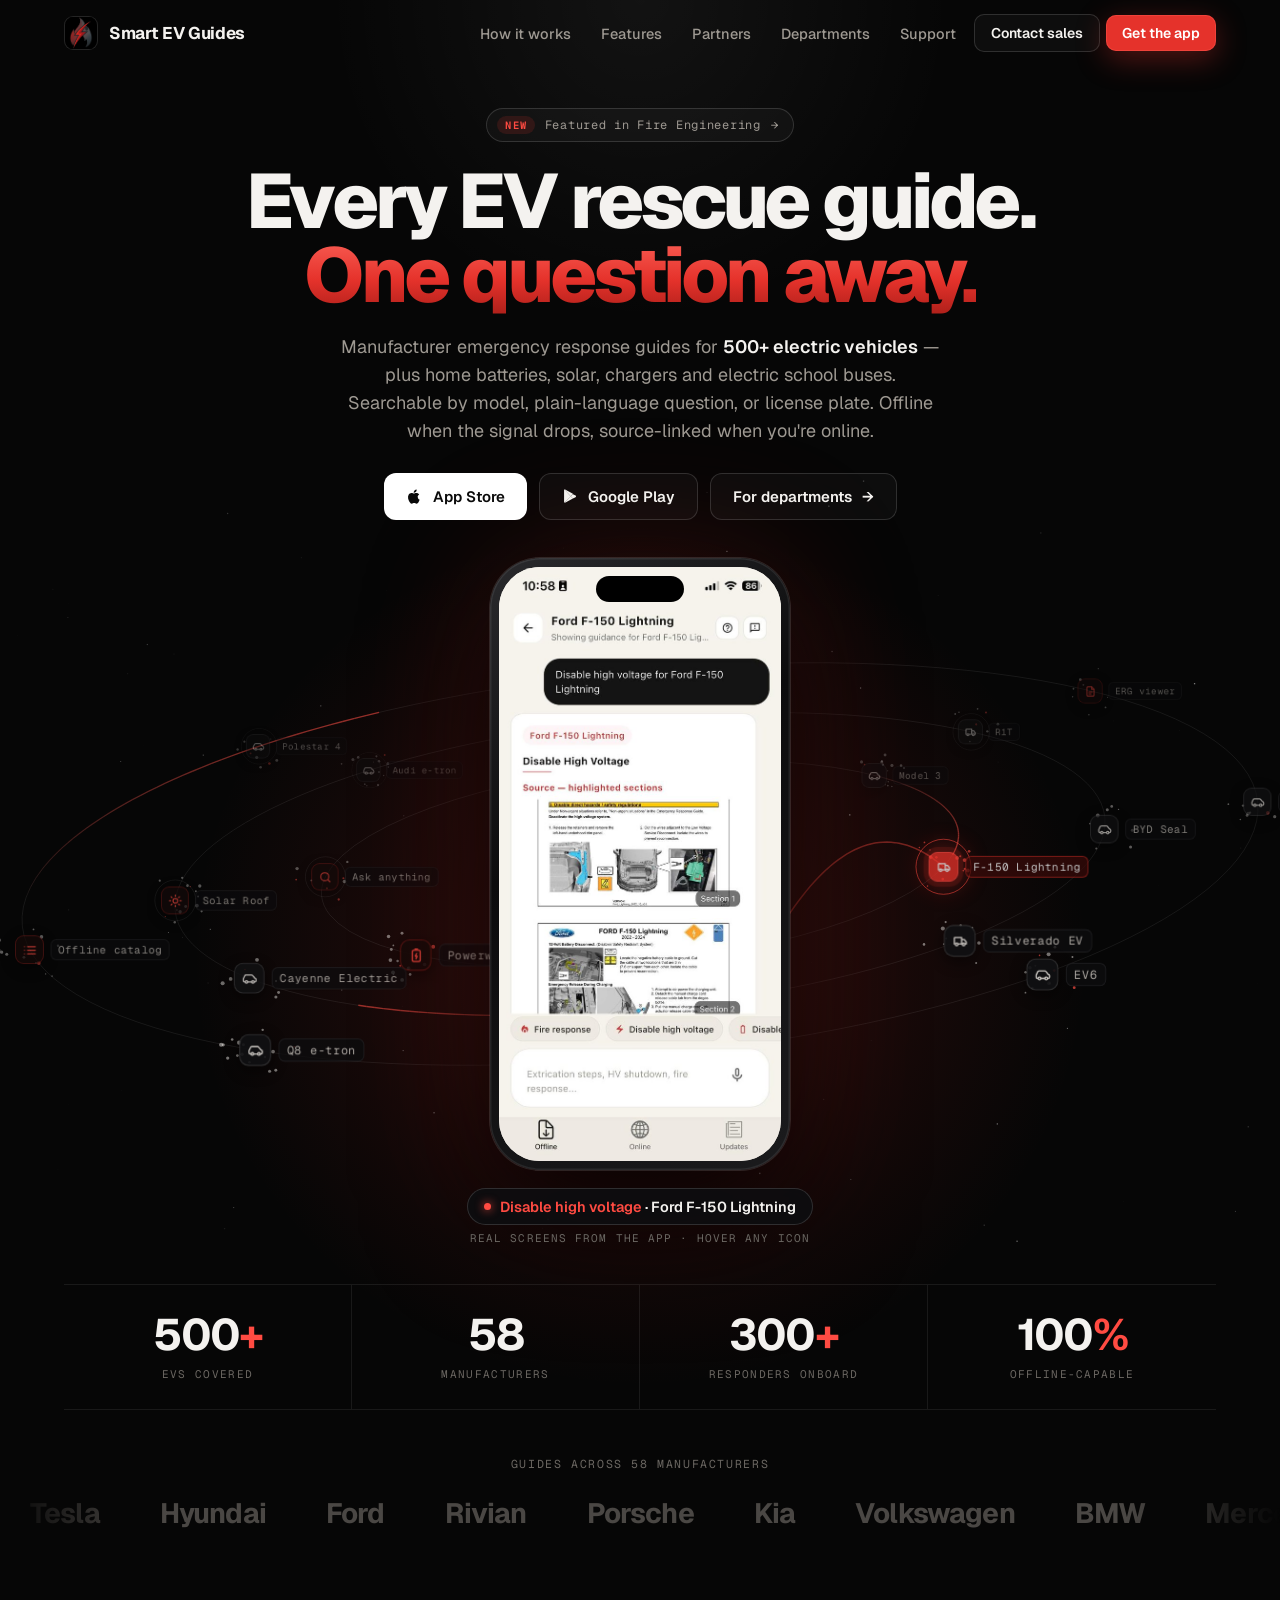
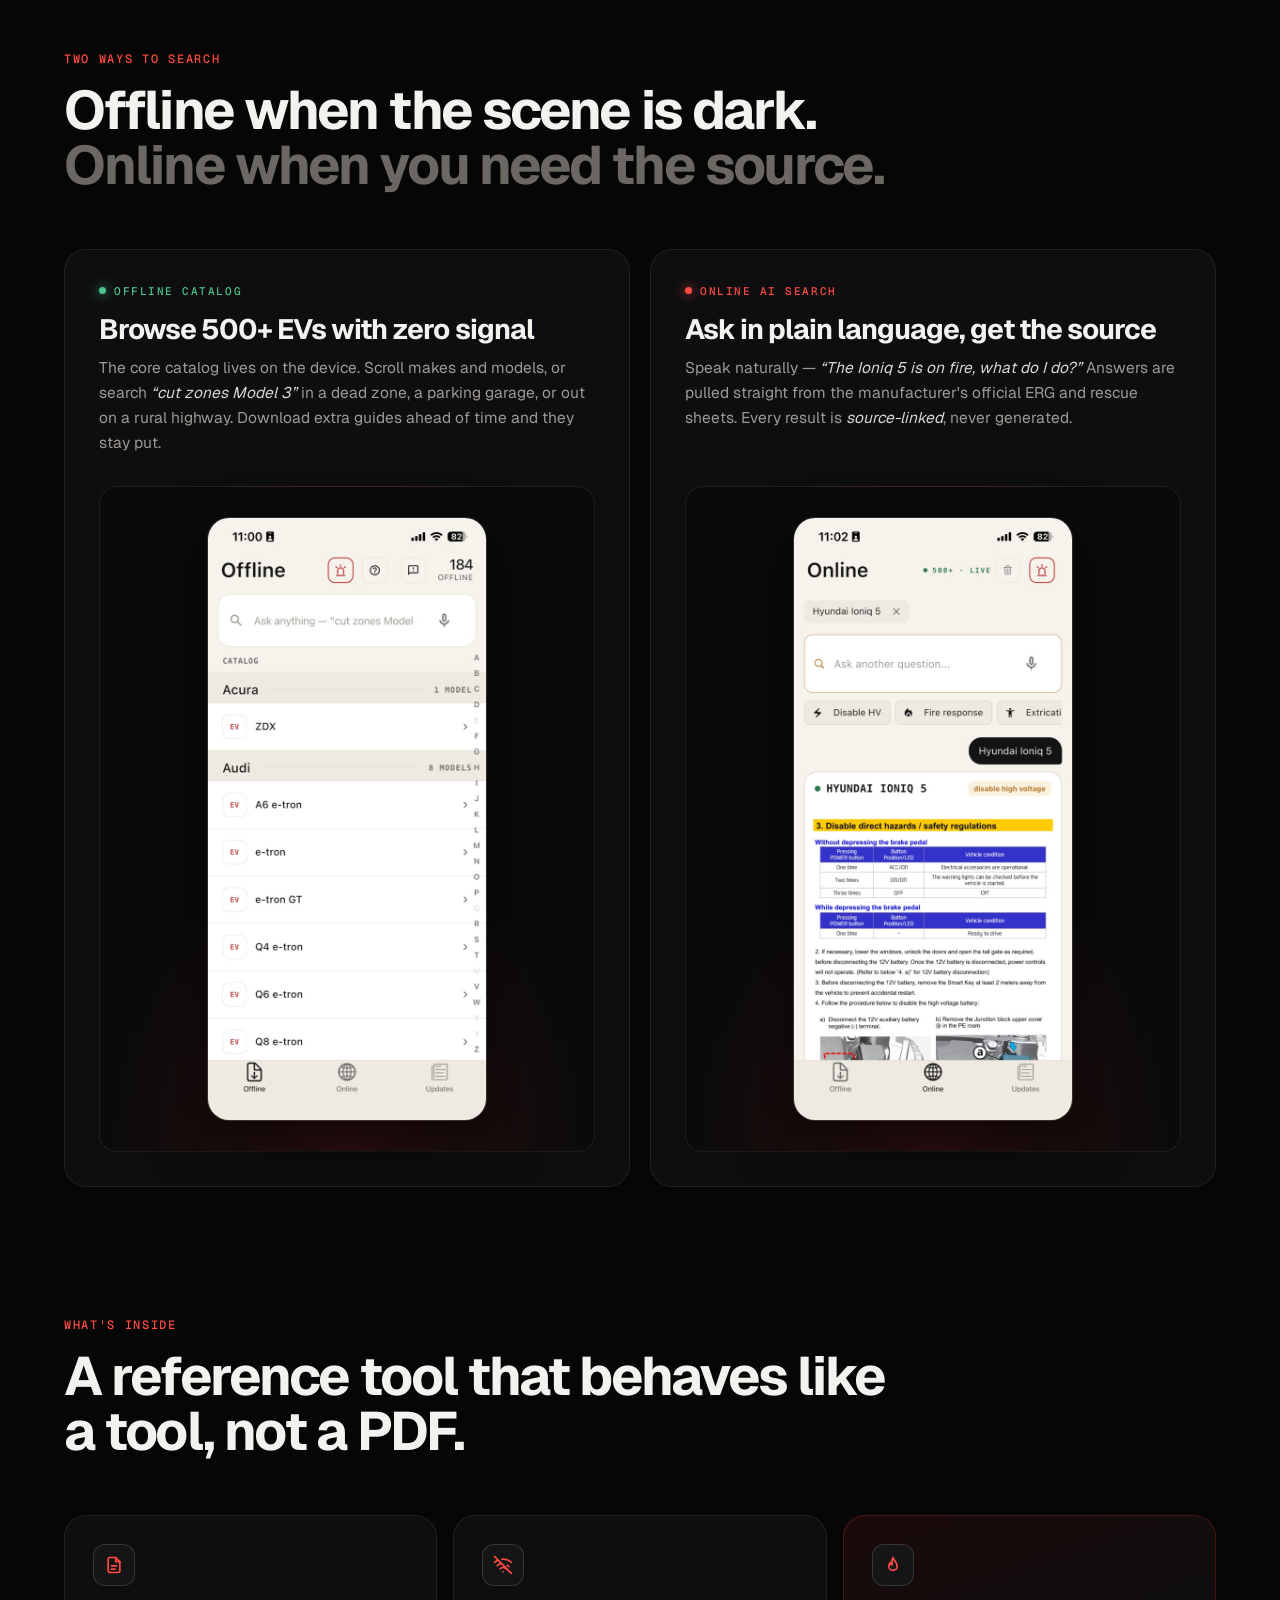
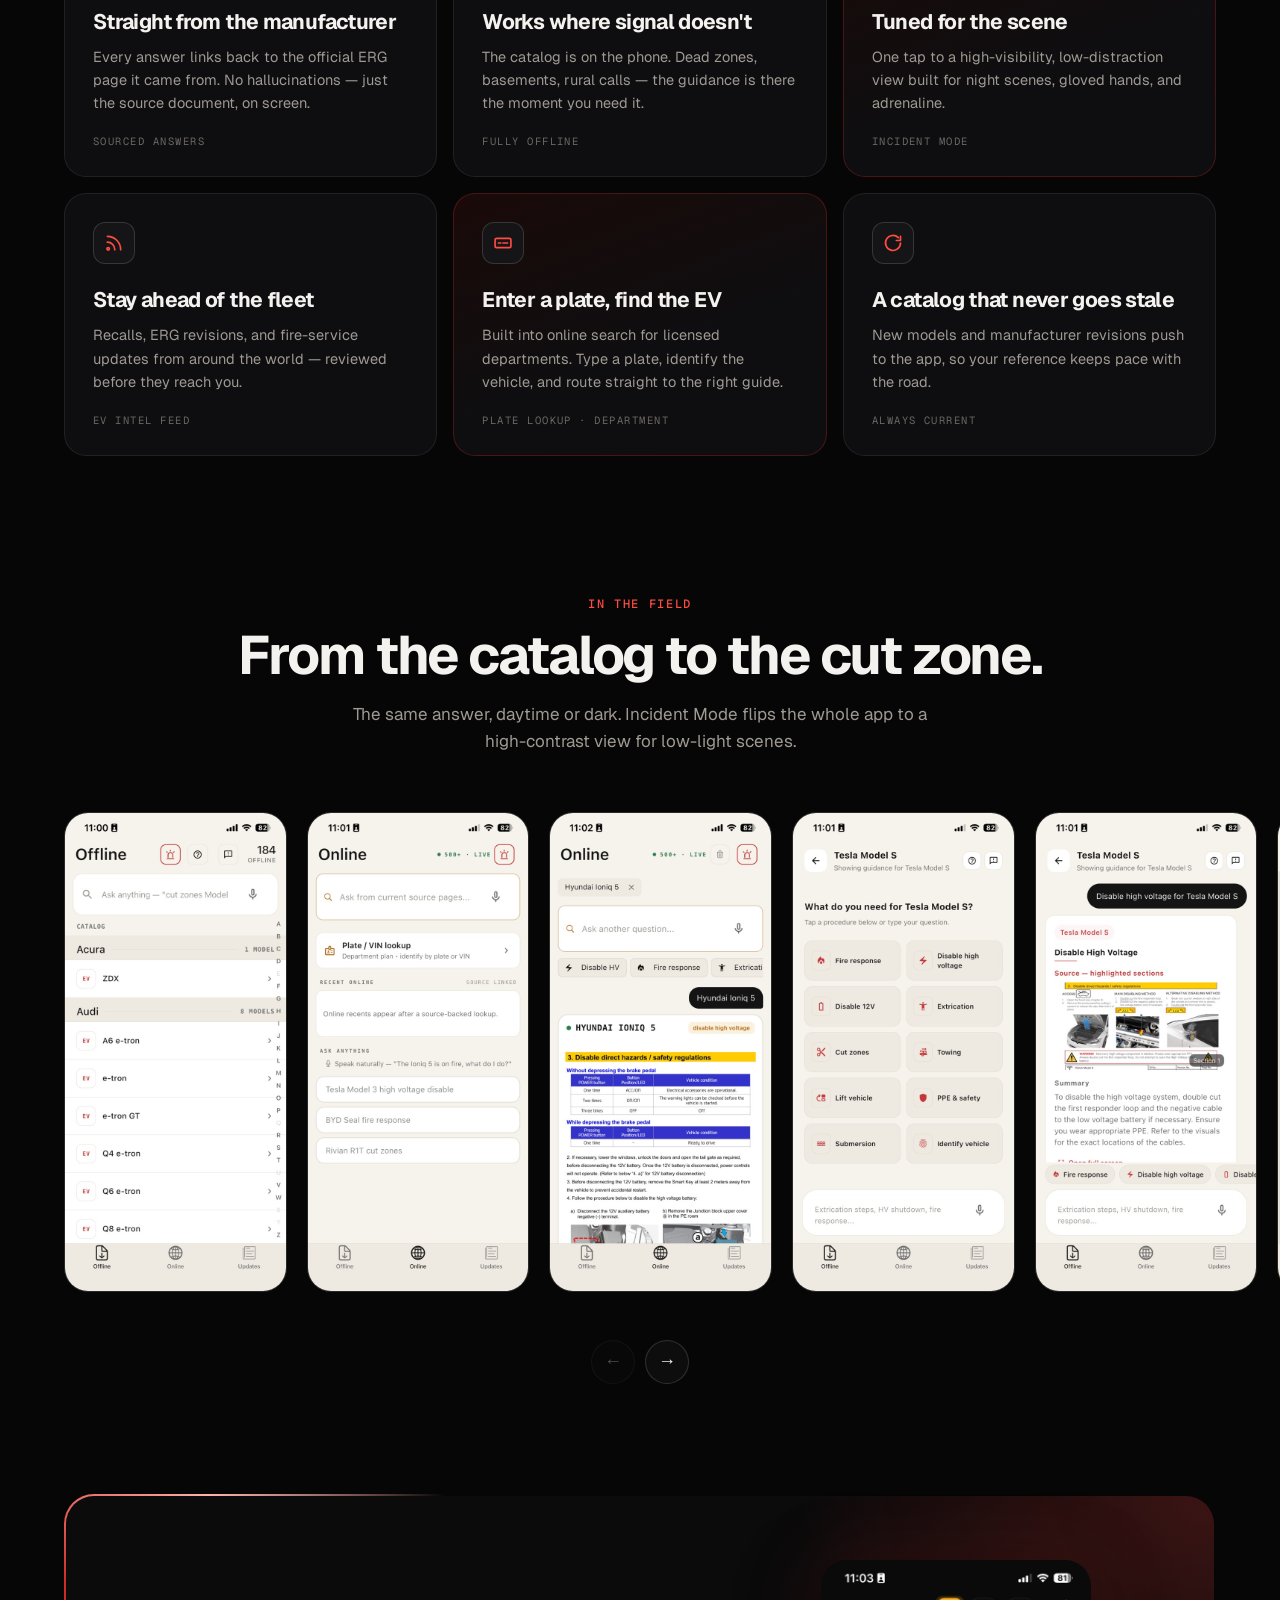
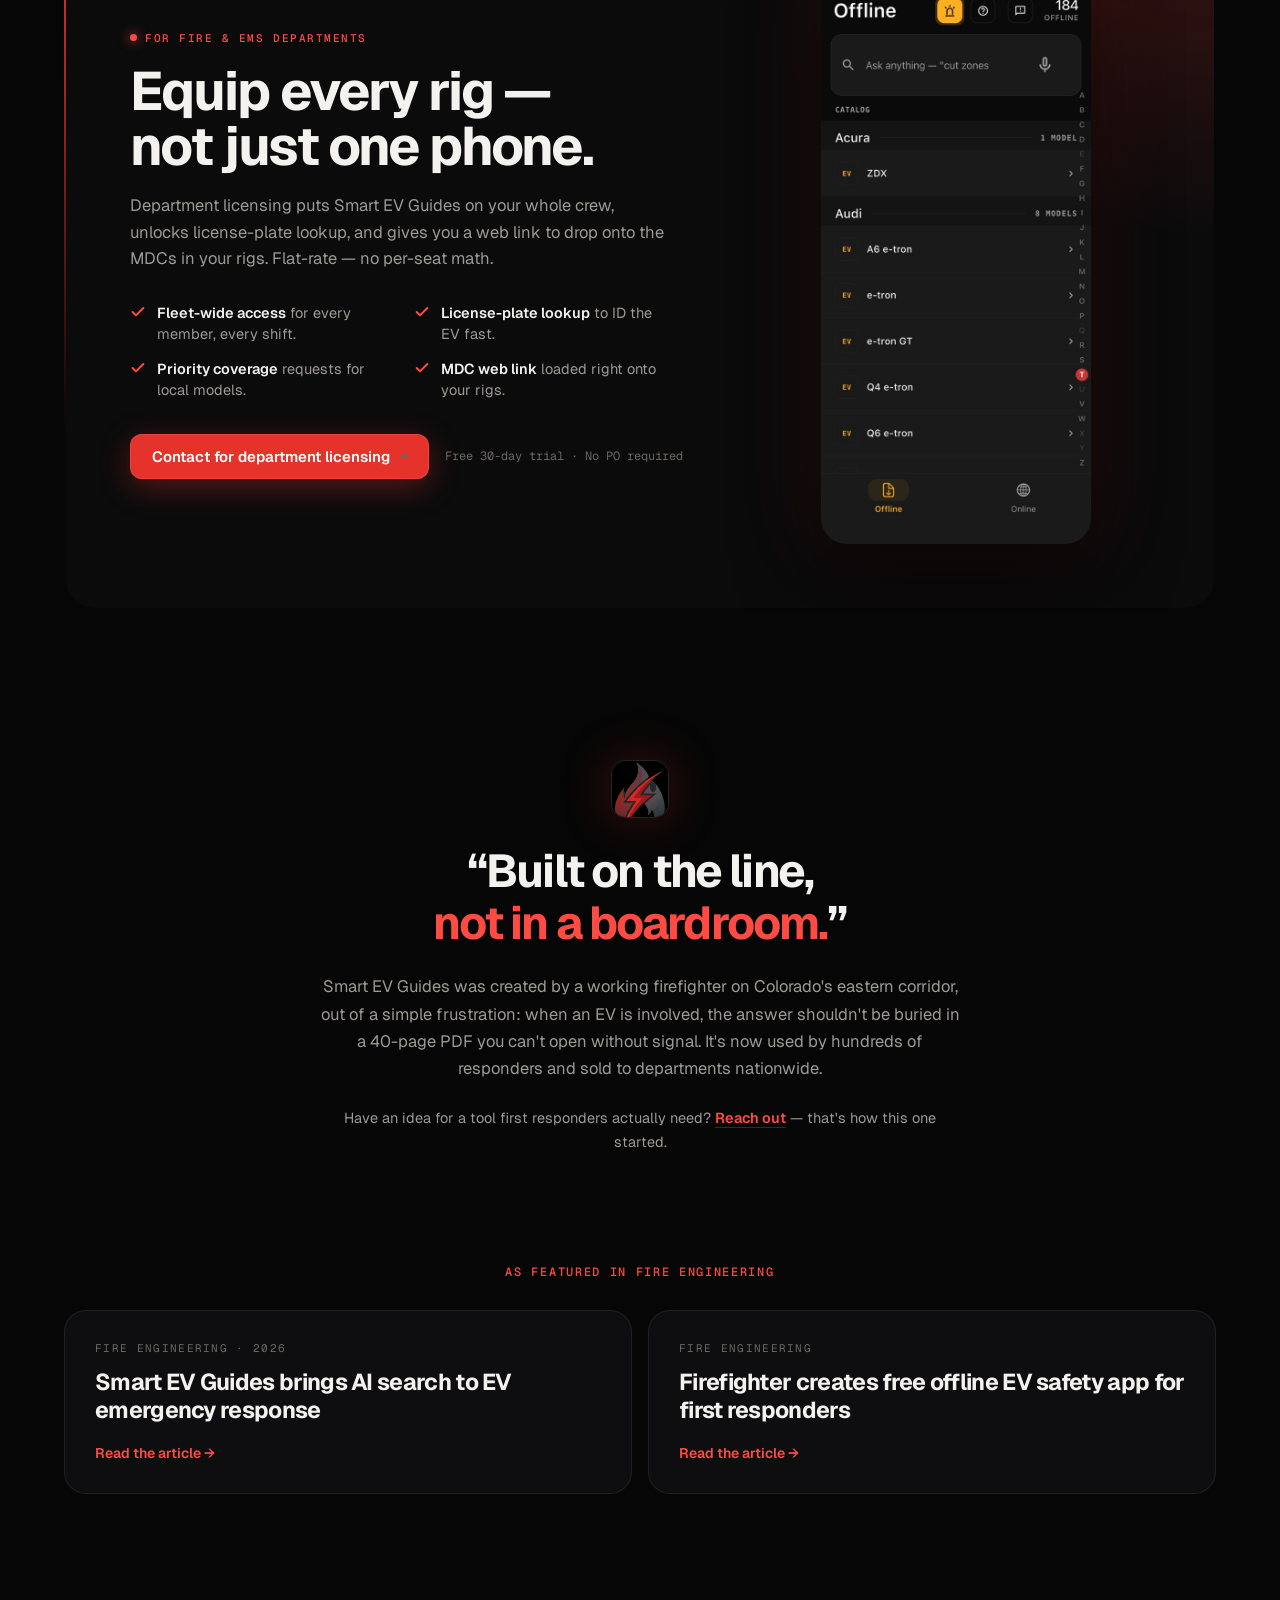
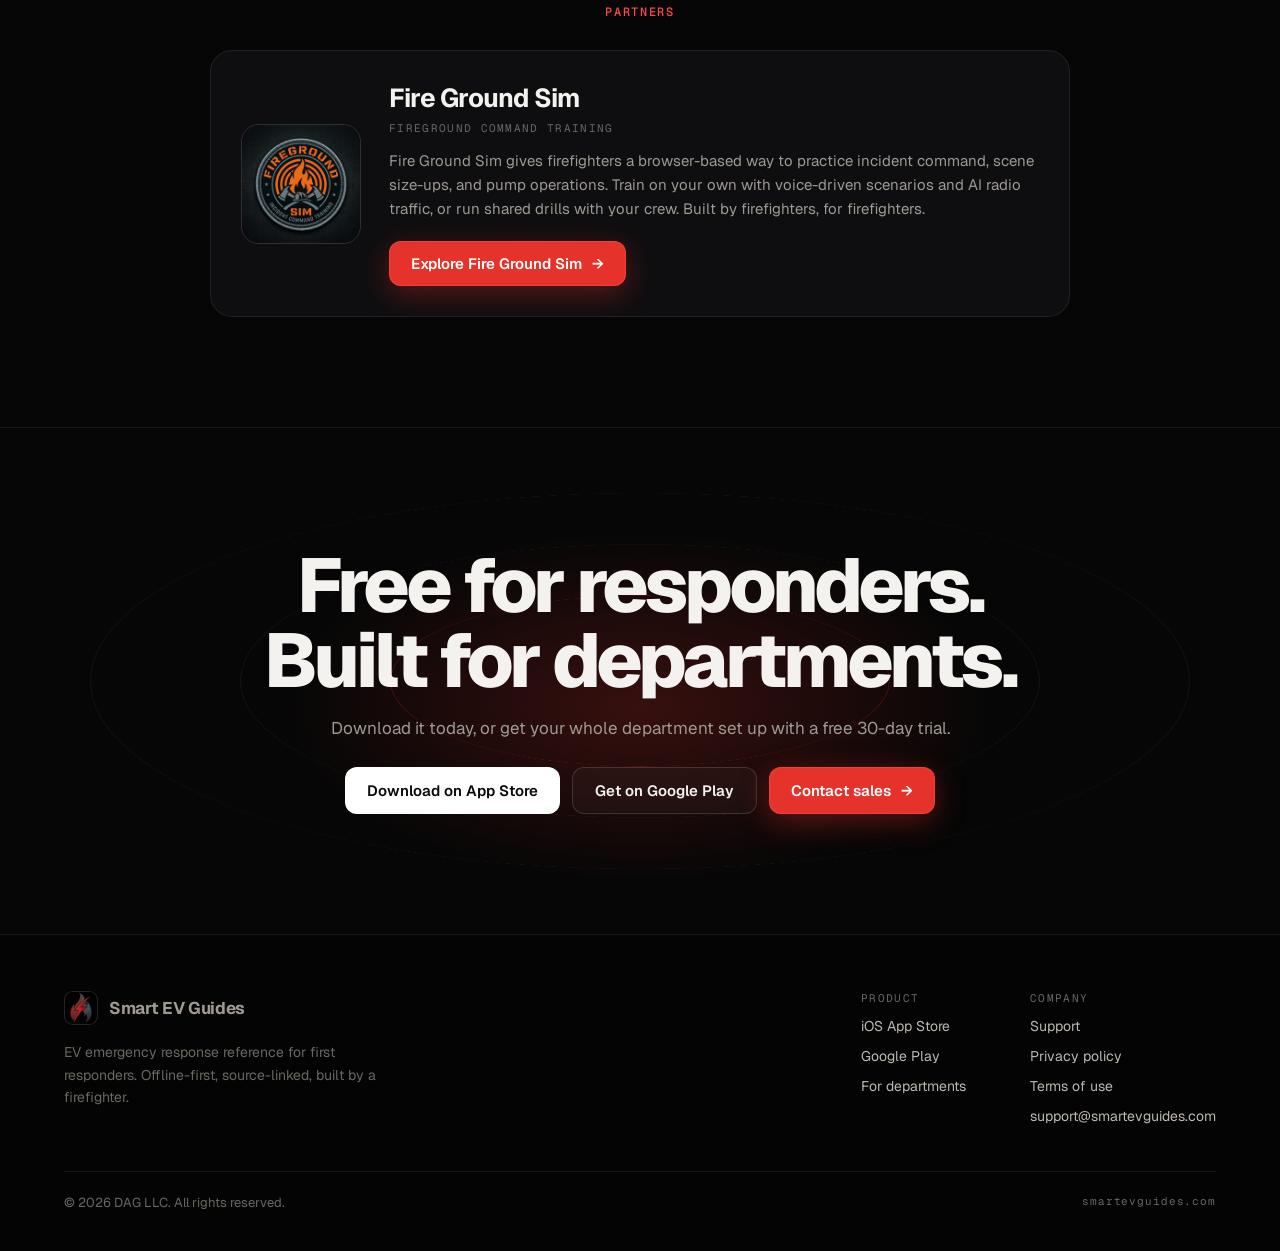
<file: index.html>
<!DOCTYPE html>
<html lang="en">
<head>
<meta charset="utf-8">
<meta name="viewport" content="width=device-width, initial-scale=1">
<title>Smart EV Guides — EV emergency response guides for first responders</title>
<meta name="description" content="Manufacturer emergency response guides for 500+ electric vehicles, searchable by model, plain-language question, or license plate. Offline-first and source-linked, built by a firefighter.">
<link rel="canonical" href="https://www.smartevguides.com/">
<link rel="icon" href="favicon.svg" type="image/svg+xml">
<link rel="apple-touch-icon" href="assets/5c214be88758.png">
<meta name="theme-color" content="#060606">
<meta name="color-scheme" content="dark">
<meta property="og:type" content="website">
<meta property="og:site_name" content="Smart EV Guides">
<meta property="og:title" content="Smart EV Guides — EV emergency response guides for first responders">
<meta property="og:description" content="Manufacturer emergency response guides for 500+ electric vehicles, searchable by model, plain-language question, or license plate. Offline-first and source-linked, built by a firefighter.">
<meta property="og:url" content="https://www.smartevguides.com/">
<meta property="og:image" content="https://www.smartevguides.com/assets/app-offline-catalog.jpg">
<meta name="twitter:card" content="summary">
<meta name="twitter:title" content="Smart EV Guides — EV emergency response guides for first responders">
<meta name="twitter:description" content="Manufacturer emergency response guides for 500+ electric vehicles, searchable by model, plain-language question, or license plate. Offline-first and source-linked, built by a firefighter.">
<meta name="twitter:image" content="https://www.smartevguides.com/assets/app-offline-catalog.jpg">
<link rel="preconnect" href="https://fonts.googleapis.com">
<link rel="preconnect" href="https://fonts.gstatic.com" crossorigin>
<link href="https://fonts.googleapis.com/css2?family=Geist:wght@400;500;600;700;800&family=Geist+Mono:wght@400;500;600&family=Newsreader:opsz,wght@6..72,600&display=swap" rel="stylesheet">
<style>
:root{
  --bg:#060606; --bg2:#0A0A0B; --card:#0E0E10; --card2:#131316;
  --line:rgba(255,255,255,.08); --line2:rgba(255,255,255,.14);
  --text:#F4F2EF; --muted:#9E9992; --dim:#6B6762;
  --red:#E5322B; --red2:#FF4B42; --redsoft:rgba(229,50,43,.14);
  --sans:'Geist',system-ui,-apple-system,sans-serif; --mono:'Geist Mono',ui-monospace,monospace; --serif:'Newsreader',Georgia,serif;
  --ease:cubic-bezier(.22,1,.36,1);
}
*{box-sizing:border-box}
html{scroll-behavior:smooth;scroll-padding-top:84px;background:var(--bg)}
body{margin:0;background:var(--bg);color:var(--text);font-family:var(--sans);-webkit-font-smoothing:antialiased;overflow-x:hidden}
::selection{background:var(--red);color:#fff}
img{max-width:100%;display:block}
a{color:inherit}
.wrap{max-width:1200px;margin:0 auto;padding:0 24px}
.mono{font-family:var(--mono)}
.eyebrow{font-family:var(--mono);font-size:12px;font-weight:500;letter-spacing:.14em;text-transform:uppercase;color:var(--red2)}
h1,h2,h3{margin:0;letter-spacing:-.035em;font-weight:700}
h2{font-size:clamp(32px,4.4vw,54px);line-height:1.02}
p{margin:0}

/* ---------- buttons ---------- */
.btn{display:inline-flex;align-items:center;gap:10px;text-decoration:none;font-weight:600;font-size:15px;padding:13px 22px;border-radius:12px;transition:transform .2s var(--ease),background .2s,border-color .2s,box-shadow .2s;white-space:nowrap}
.btn:active{transform:scale(.97)}
.btn-white{background:#fff;color:#0A0A0A}
.btn-white:hover{background:#E9E6E2}
.btn-ghost{background:rgba(255,255,255,.03);color:var(--text);border:1px solid var(--line2)}
.btn-ghost:hover{border-color:rgba(255,255,255,.3);background:rgba(255,255,255,.06)}
.btn-red{background:var(--red);color:#fff;box-shadow:0 0 0 1px rgba(255,90,80,.4) inset,0 8px 30px rgba(229,50,43,.35)}
.btn-red:hover{background:var(--red2);box-shadow:0 0 0 1px rgba(255,120,110,.5) inset,0 10px 40px rgba(229,50,43,.5)}
.btn .arr{transition:transform .2s var(--ease)}
.btn:hover .arr{transform:translateX(3px)}

/* ---------- nav ---------- */
.nav{position:fixed;inset:0 0 auto 0;z-index:60;transition:background .3s,border-color .3s,backdrop-filter .3s;border-bottom:1px solid transparent}
.nav.scrolled{background:rgba(6,6,6,.72);backdrop-filter:blur(16px) saturate(1.4);-webkit-backdrop-filter:blur(16px) saturate(1.4);border-color:var(--line)}
.nav .wrap{display:flex;align-items:center;justify-content:space-between;height:66px;gap:20px}
.brand{display:flex;align-items:center;gap:11px;text-decoration:none;font-weight:700;font-size:17px;letter-spacing:-.02em}
.brand .lg{width:34px;height:34px;border-radius:9px;background:#000;overflow:hidden;border:1px solid var(--line2);flex:0 0 auto}
.brand .lg img{width:100%;height:100%;object-fit:contain}
.nav nav{display:flex;align-items:center;gap:6px}
.nav nav a.l{text-decoration:none;color:var(--muted);font-size:14.5px;font-weight:500;padding:8px 12px;border-radius:8px;transition:color .2s,background .2s}
.nav nav a.l:hover{color:var(--text);background:rgba(255,255,255,.05)}
.nav .btn{padding:9px 16px;font-size:14px;border-radius:10px}

/* ---------- hero ---------- */
.hero{position:relative;padding-top:108px;overflow:hidden}
.hero-glow{position:absolute;inset:0;pointer-events:none;background:
  radial-gradient(50% 40% at 50% 62%,rgba(229,50,43,.20),transparent 70%),
  radial-gradient(35% 30% at 50% 0%,rgba(255,255,255,.05),transparent 70%)}
.hero-copy{position:relative;z-index:8;text-align:center;display:flex;flex-direction:column;align-items:center}
.hero-copy{pointer-events:none}
.hero-copy > *{pointer-events:auto}
.hero-copy h1,.hero-copy .sub,.hero-copy .ctas{pointer-events:none}
.hero-copy a{pointer-events:auto}
.pill{display:inline-flex;align-items:center;gap:10px;text-decoration:none;font-family:var(--mono);font-size:12px;letter-spacing:.06em;color:var(--muted);border:1px solid var(--line2);background:rgba(255,255,255,.03);padding:7px 14px 7px 10px;border-radius:999px;transition:border-color .2s,color .2s}
.pill:hover{border-color:rgba(229,50,43,.6);color:var(--text)}
.pill .tag{background:var(--redsoft);color:var(--red2);border-radius:999px;padding:2px 8px;font-weight:600;letter-spacing:.1em;text-transform:uppercase;font-size:10.5px}
.hero h1{font-size:clamp(40px,6vw,78px);line-height:.97;letter-spacing:-.05em;margin-top:22px;font-weight:800}
.hero h1 .r{background:linear-gradient(180deg,#FF6A60 0%,#E5322B 55%,#9E1A15 100%);-webkit-background-clip:text;background-clip:text;color:transparent}
.hero .sub{font-size:clamp(16px,1.5vw,18px);line-height:1.55;color:var(--muted);max-width:600px;margin-top:20px}
.hero .sub b{color:var(--text);font-weight:600}
.ctas{display:flex;flex-wrap:wrap;gap:12px;justify-content:center;margin-top:28px}

/* stage */
.stage{position:relative;height:clamp(700px,60vw,820px);margin-top:-40px;isolation:isolate}
.scene{position:absolute;inset:0}
.stage canvas{position:absolute;inset:0;width:100%;height:100%;z-index:1}
.nodes{position:absolute;inset:0;pointer-events:none}
.node{position:absolute;left:0;top:0;display:flex;align-items:center;gap:7px;will-change:transform,opacity;transform-origin:15px 50%;pointer-events:auto;cursor:pointer;background:none;border:0;padding:6px;margin:-6px;font:inherit;color:inherit;-webkit-tap-highlight-color:transparent}
.node:focus-visible{outline:none}
.node:focus-visible .ic{outline:2px solid var(--red2);outline-offset:3px}
.node .ic{width:30px;height:30px;border-radius:9px;background:#111113;border:1px solid rgba(255,255,255,.14);display:grid;place-items:center;color:#D9D5D0;box-shadow:0 4px 16px rgba(0,0,0,.6);transition:border-color .3s,box-shadow .3s,color .3s,background .3s,transform .3s var(--ease)}
.node .ic svg{width:15px;height:15px}
.node.alt .ic{color:var(--red2);background:#160B0A;border-color:rgba(229,50,43,.35)}
.node .lb{font-family:var(--mono);font-size:11px;letter-spacing:.02em;color:#BDB8B1;background:rgba(14,14,16,.85);border:1px solid var(--line);padding:3px 7px;border-radius:6px;white-space:nowrap;transition:color .3s,border-color .3s,background .3s}
.node:hover .ic{transform:scale(1.18);border-color:var(--red2);color:#fff}
.node:hover .lb{color:#fff;border-color:rgba(229,50,43,.6)}
.node.hot .ic{border-color:var(--red2);color:#fff;background:var(--red);box-shadow:0 0 0 5px rgba(229,50,43,.18),0 0 30px rgba(229,50,43,.7)}
.node.hot .lb{color:#fff;border-color:rgba(229,50,43,.6);background:rgba(60,12,10,.9)}

/* phone */
.phone-wrap{position:absolute;left:50%;top:50%;width:300px;height:612px;margin:-306px 0 0 -150px;z-index:5;transform:scale(var(--ps,1));perspective:1200px}
.phone-tilt{width:100%;height:100%;transition:transform .6s var(--ease);transform-style:preserve-3d}
.phone{width:100%;height:100%;border-radius:50px;background:linear-gradient(145deg,#2a2a2d,#0c0c0d 40%,#1b1b1d);padding:9px;
  box-shadow:0 0 0 1px rgba(255,255,255,.12),inset 0 0 0 1.5px rgba(255,255,255,.08),0 50px 120px rgba(0,0,0,.85),0 0 140px rgba(229,50,43,.22);animation:bob 7s ease-in-out infinite}
@keyframes bob{0%,100%{transform:translateY(0)}50%{transform:translateY(-10px)}}
.screen{position:relative;width:100%;height:100%;border-radius:41px;background:#F4F1EA;overflow:hidden}
.scr{position:absolute;inset:0;width:100%;height:100%;object-fit:cover;object-position:top center;opacity:0;transform:scale(1.04);transition:opacity .5s var(--ease),transform .9s var(--ease)}
.scr.on{opacity:1;transform:none}
.island{position:absolute;top:9px;left:50%;width:88px;height:26px;margin-left:-44px;background:#000;border-radius:20px;z-index:3}
.sweep{position:absolute;left:0;right:0;top:-30%;height:30%;z-index:2;pointer-events:none;opacity:0;background:linear-gradient(180deg,transparent,rgba(229,50,43,.10) 70%,rgba(255,90,80,.55) 98%,transparent)}
.sweep.go{animation:sweep .9s var(--ease)}
@keyframes sweep{0%{top:-30%;opacity:1}100%{top:105%;opacity:.6}}
.pcap{position:absolute;left:50%;top:calc(50% + 306px * var(--ps,1) + 18px);transform:translateX(-50%);z-index:6;display:flex;flex-direction:column;align-items:center;gap:6px;text-align:center;width:min(520px,92vw);pointer-events:none}
.pcap .ct{display:inline-flex;align-items:center;gap:9px;font-size:14.5px;font-weight:600;color:var(--text);background:rgba(14,14,16,.88);border:1px solid var(--line2);border-radius:999px;padding:8px 16px;backdrop-filter:blur(8px);-webkit-backdrop-filter:blur(8px);transition:opacity .3s}
.pcap .ct i{width:7px;height:7px;border-radius:50%;background:var(--red2);box-shadow:0 0 10px var(--red2);flex:0 0 auto}
.pcap .ct b{color:var(--red2);font-weight:600}
.pcap .hint{font-family:var(--mono);font-size:11px;letter-spacing:.1em;text-transform:uppercase;color:var(--dim)}
.pcap.swap .ct{animation:capIn .45s var(--ease)}
@keyframes capIn{from{opacity:0;transform:translateY(6px)}to{opacity:1;transform:none}}

/* stats */
.stats{position:relative;z-index:8;display:grid;grid-template-columns:repeat(4,1fr);gap:0;margin-top:36px;border-top:1px solid var(--line);border-bottom:1px solid var(--line)}
.stat{padding:28px 20px;text-align:center;border-right:1px solid var(--line)}
.stat:last-child{border-right:0}
.stat .n{font-size:clamp(30px,3.6vw,44px);font-weight:700;letter-spacing:-.04em;line-height:1}
.stat .n em{font-style:normal;color:var(--red2)}
.stat .k{font-family:var(--mono);font-size:11px;letter-spacing:.12em;text-transform:uppercase;color:var(--dim);margin-top:10px}

/* make marquee */
.makes{padding:46px 0 10px}
.makes .cap{text-align:center;font-family:var(--mono);font-size:11.5px;letter-spacing:.14em;text-transform:uppercase;color:var(--dim)}
.marq{overflow:hidden;margin-top:24px;-webkit-mask-image:linear-gradient(90deg,transparent,#000 12%,#000 88%,transparent);mask-image:linear-gradient(90deg,transparent,#000 12%,#000 88%,transparent)}
.marq-track{display:flex;width:max-content;animation:marq 48s linear infinite}
.marq:hover .marq-track{animation-play-state:paused}
@keyframes marq{to{transform:translateX(-50%)}}
.marq-track span{font-size:clamp(20px,2.2vw,28px);font-weight:700;letter-spacing:-.03em;color:#4A4744;padding:0 30px;transition:color .2s}
.marq-track span:hover{color:#D9D5D0}

/* sections */
section.blk{padding:110px 0}
.head{max-width:860px}
.head h2{margin-top:16px}
.head p{font-size:17px;line-height:1.6;color:var(--muted);margin-top:18px;max-width:600px}
.head.c{margin:0 auto;text-align:center}
.head.c p{margin-left:auto;margin-right:auto}

/* spotlight cards */
.card{position:relative;background:var(--card);border:1px solid var(--line);border-radius:22px;overflow:hidden;transition:border-color .3s,transform .4s var(--ease)}
.card::before{content:"";position:absolute;inset:0;background:radial-gradient(420px circle at var(--mx,50%) var(--my,-20%),rgba(229,50,43,.13),transparent 45%);opacity:0;transition:opacity .3s;pointer-events:none}
.card:hover{border-color:rgba(255,255,255,.16)}
.card:hover::before{opacity:1}
.card > *{position:relative}

.two{display:grid;grid-template-columns:1fr 1fr;gap:20px;margin-top:56px}
.two .card{padding:34px;display:flex;flex-direction:column}
.badge{display:inline-flex;align-items:center;gap:8px;font-family:var(--mono);font-size:11px;font-weight:500;letter-spacing:.14em;text-transform:uppercase}
.badge i{width:7px;height:7px;border-radius:50%}
.g{color:#4CC38A}.g i{background:#4CC38A;box-shadow:0 0 12px #4CC38A}
.rd{color:var(--red2)}.rd i{background:var(--red2);box-shadow:0 0 12px var(--red2)}
.yl{color:#F2B53C}.yl i{background:#F2B53C;box-shadow:0 0 12px #F2B53C}
.two h3{font-size:28px;line-height:1.1;margin-top:16px}
.two p{font-size:15.5px;line-height:1.6;color:var(--muted);margin:12px 0 30px}
.two p em{color:#D9D5D0}
.shot{margin-top:auto;padding:30px 24px;border-radius:18px;background:radial-gradient(70% 70% at 50% 100%,rgba(229,50,43,.18),transparent 70%),#0A0A0B;border:1px solid var(--line);display:flex;justify-content:center}
.shot img{width:min(280px,100%);height:auto;border-radius:22px;border:1px solid var(--line2);box-shadow:0 24px 60px rgba(0,0,0,.6);transition:transform .8s var(--ease)}
.card:hover .shot img{transform:translateY(-12px)}

.feat{display:grid;grid-template-columns:repeat(3,1fr);gap:16px;margin-top:56px}
.feat .card{padding:28px}
.fi{width:42px;height:42px;border-radius:12px;display:grid;place-items:center;background:#151517;border:1px solid var(--line2);color:var(--red2);transition:transform .4s var(--ease),background .3s,color .3s}
.feat .card:hover .fi{transform:translateY(-3px) rotate(-6deg);background:var(--red);color:#fff}
.feat h3{font-size:21px;margin-top:22px;letter-spacing:-.03em}
.feat p{font-size:14.5px;line-height:1.6;color:var(--muted);margin-top:10px}
.feat .k{font-family:var(--mono);font-size:10.5px;letter-spacing:.14em;text-transform:uppercase;color:var(--dim);margin-top:20px}
.feat .hl{background:linear-gradient(160deg,#1a0a09,#0E0E10 60%);border-color:rgba(229,50,43,.25)}

/* gallery */
.gal{margin-top:46px}
.gal-track{--gut:max(24px,calc((100vw - 1200px)/2 + 24px));display:flex;gap:20px;overflow-x:auto;scroll-snap-type:x mandatory;scroll-padding-inline:var(--gut);padding:10px var(--gut) 22px;scrollbar-width:thin;scrollbar-color:#3a3a3e transparent;cursor:grab;overscroll-behavior-x:contain}
.gal-track::-webkit-scrollbar{height:6px}
.gal-track::-webkit-scrollbar-thumb{background:#3a3a3e;border-radius:3px}
.gal-track.drag{cursor:grabbing;scroll-snap-type:none}
.gal-track img{flex:0 0 auto;height:480px;width:auto;border-radius:24px;border:1px solid var(--line2);scroll-snap-align:start;user-select:none;-webkit-user-drag:none;transition:transform .5s var(--ease)}
.gal-track img:hover{transform:translateY(-6px)}
.gal-nav{display:flex;justify-content:center;gap:10px;margin-top:26px}
.gal-nav button{width:44px;height:44px;border-radius:50%;border:1px solid var(--line2);background:rgba(255,255,255,.03);color:var(--text);font-size:18px;cursor:pointer;transition:background .2s,border-color .2s,opacity .2s}
.gal-nav button:hover:not(:disabled){background:var(--red);border-color:var(--red)}
.gal-nav button:disabled{opacity:.3;cursor:default}

/* departments */
.dept{position:relative;border-radius:30px;padding:2px;overflow:hidden}
.dept::before{content:"";position:absolute;inset:-60%;background:conic-gradient(from 0deg,transparent 0 70%,rgba(229,50,43,.9) 82%,#ffb2ad 86%,transparent 92%);animation:spin 7s linear infinite}
@keyframes spin{to{transform:rotate(1turn)}}
.dept-in{position:relative;border-radius:28px;background:radial-gradient(60% 80% at 100% 0%,rgba(229,50,43,.22),transparent 60%),#0B0B0C;padding:clamp(32px,5vw,64px);display:grid;grid-template-columns:1.2fr .8fr;gap:48px;align-items:center}
.dept h2{margin-top:18px}
.dept p.d{font-size:16.5px;line-height:1.6;color:var(--muted);max-width:540px;margin-top:18px}
.checks{display:grid;grid-template-columns:1fr 1fr;gap:14px 28px;margin-top:30px;max-width:540px}
.checks div{display:flex;gap:11px;font-size:14.5px;line-height:1.45;color:var(--muted)}
.checks svg{flex:0 0 auto;color:var(--red2);margin-top:2px}
.checks b{color:var(--text);font-weight:600}
.dept .act{display:flex;flex-wrap:wrap;gap:16px;align-items:center;margin-top:34px}
.dept .act span{font-family:var(--mono);font-size:12px;color:var(--dim)}
.dept-img{display:flex;justify-content:center}
.dept-img img{width:100%;height:auto;max-width:270px;border-radius:26px;box-shadow:0 30px 80px rgba(0,0,0,.7),0 0 80px rgba(229,50,43,.18);animation:bob 8s ease-in-out infinite}

/* founder */
.founder{text-align:center;max-width:860px;margin:0 auto}
.founder blockquote{margin:28px 0 0;font-size:clamp(28px,3.8vw,46px);line-height:1.12;letter-spacing:-.04em;font-weight:700}
.founder blockquote span{color:var(--red2)}
.founder p{font-size:16.5px;line-height:1.65;color:var(--muted);max-width:640px;margin:24px auto 0}
.founder a.inl{color:var(--red2);text-decoration:none;border-bottom:1px solid rgba(229,50,43,.4);font-weight:600}
.flogo{width:58px;height:58px;border-radius:15px;background:#000;border:1px solid var(--line2);overflow:hidden;margin:0 auto;box-shadow:0 0 50px rgba(229,50,43,.25)}

/* press */
.press{display:grid;grid-template-columns:1fr 1fr;gap:16px;margin-top:30px}
.press a{display:block;text-decoration:none;padding:30px}
.press .m{font-family:var(--mono);font-size:11px;letter-spacing:.12em;text-transform:uppercase;color:var(--dim)}
.press h3{font-size:23px;line-height:1.2;margin:14px 0 18px;letter-spacing:-.03em}
.press .go{font-size:14px;font-weight:600;color:var(--red2)}

/* partners */
.partner{max-width:860px;margin:30px auto 0;padding:30px;display:flex;gap:28px;align-items:center;flex-wrap:wrap}
.partner img{width:120px;height:120px;border-radius:18px;object-fit:cover;flex:0 0 auto;border:1px solid var(--line2)}
.partner .pb{flex:1 1 320px}
.partner h3{font-size:26px;letter-spacing:-.03em}
.partner .m{font-family:var(--mono);font-size:11px;letter-spacing:.12em;text-transform:uppercase;color:var(--dim);margin-top:6px}
.partner p{font-size:15px;line-height:1.6;color:var(--muted);margin:14px 0 20px}

/* final cta */
.final{position:relative;text-align:center;padding:120px 24px;overflow:hidden;border-top:1px solid var(--line)}
.final .rings{position:absolute;left:50%;top:50%;width:1100px;height:1100px;margin:-550px 0 0 -550px;pointer-events:none}
.final .rings i{position:absolute;inset:0;border:1px solid rgba(255,255,255,.06);border-radius:50%;transform:rotateX(70deg)}
.final .rings i:nth-child(2){inset:150px}
.final .rings i:nth-child(3){inset:300px;border-color:rgba(229,50,43,.25)}
.final::before{content:"";position:absolute;inset:0;background:radial-gradient(40% 50% at 50% 55%,rgba(229,50,43,.22),transparent 70%)}
.final h2{position:relative;font-size:clamp(36px,6vw,76px);line-height:.98;letter-spacing:-.05em;font-weight:800}
.final p{position:relative;font-size:17px;color:var(--muted);margin-top:20px}
.final .ctas{position:relative}

/* footer */
footer{border-top:1px solid var(--line);background:#040404;color:var(--muted)}
footer .wrap{padding-top:56px;padding-bottom:40px}
.frow{display:flex;flex-wrap:wrap;justify-content:space-between;gap:36px}
.fcol{display:flex;flex-direction:column;gap:12px}
.fcol .h{font-family:var(--mono);font-size:11px;letter-spacing:.12em;text-transform:uppercase;color:var(--dim)}
.fcol a{text-decoration:none;color:#BDB8B1;font-size:14px;transition:color .2s}
.fcol a:hover{color:#fff}
.fbot{margin-top:46px;padding-top:22px;border-top:1px solid var(--line);display:flex;flex-wrap:wrap;justify-content:space-between;gap:12px;font-size:13px;color:var(--dim)}

/* reveal */
[data-r]{opacity:0;transform:translateY(26px);transition:opacity .9s var(--ease),transform .9s var(--ease);transition-delay:var(--d,0s)}
[data-r].in{opacity:1;transform:none}
.hero-copy > *{animation:heroIn 1s var(--ease) both}
.hero-copy > *:nth-child(2){animation-delay:.08s}
.hero-copy > *:nth-child(3){animation-delay:.16s}
.hero-copy > *:nth-child(4){animation-delay:.24s}
@keyframes heroIn{from{opacity:0;transform:translateY(20px);filter:blur(6px)}to{opacity:1;transform:none;filter:none}}
.stage{animation:stageIn 1.6s var(--ease) .2s both}
@keyframes stageIn{from{opacity:0;transform:scale(.96)}to{opacity:1;transform:none}}

@media (max-width:900px){
  .nav nav a.l{display:none}
  .two,.press{grid-template-columns:1fr}
  .feat{grid-template-columns:1fr 1fr}
  .dept-in{grid-template-columns:1fr}
  .stats{grid-template-columns:1fr 1fr}
  .stat:nth-child(2){border-right:0}
  .stat:nth-child(-n+2){border-bottom:1px solid var(--line)}
}
/* phones: a real portrait layout, not a shrunken desktop. The scene is a tall box at true pixel size,
   the phone is scaled down (--ps, set in JS), and the orbits are tall ellipses wrapped around it so
   planets stay full-size and visible above/below the phone. */
@media (max-width:699px){
  .stage{height:auto;margin-top:0}
  .scene{position:relative;inset:auto;height:clamp(440px,122vw,560px)}
  .pcap{position:relative;top:auto;left:auto;transform:none;margin:4px auto 0;width:auto}
}
@media (hover:none){ .node{padding:14px;margin:-14px} }
@media (max-width:640px){
  .wrap{padding:0 16px}
  .hero{padding-top:100px}
  .pcap .ct{font-size:13px;padding:7px 13px}
  .node .lb{display:none}
  .feat,.checks{grid-template-columns:1fr}
  section.blk{padding:80px 0}
  .gal-track img{height:380px}
  .nav .btn-ghost{display:none}
}
@media (prefers-reduced-motion:reduce){
  *,*::before,*::after{animation:none !important;transition:none !important}
  [data-r]{opacity:1;transform:none}
}
</style>
<script src="/ph.js" async></script>
</head>
<body>

<!-- ===== NAV ===== -->
<header class="nav" id="nav">
  <div class="wrap">
    <a href="#top" class="brand"><span class="lg"><img src="assets/5c214be88758.png" alt=""></span>Smart EV Guides</a>
    <nav>
      <a class="l" href="#how">How it works</a>
      <a class="l" href="#features">Features</a>
      <a class="l" href="#partners">Partners</a>
      <a class="l" href="#departments">Departments</a>
      <a class="l" href="support.html">Support</a>
      <a class="btn btn-ghost" href="#departments">Contact sales</a>
      <a class="btn btn-red" href="#get">Get the app</a>
    </nav>
  </div>
</header>

<!-- ===== HERO ===== -->
<section class="hero" id="top">
  <div class="hero-glow"></div>
  <div class="wrap hero-copy">
    <a class="pill" href="https://www.fireengineering.com/technical-rescue/vehicle-extrication/smart-ev-guides-brings-ai-search-to-ev-emergency-response/" target="_blank" rel="noreferrer"><span class="tag">New</span>Featured in Fire Engineering <span>→</span></a>
    <h1>Every EV rescue guide.<br><span class="r">One question away.</span></h1>
    <p class="sub">Manufacturer emergency response guides for <b>500+ electric vehicles</b> — plus home batteries, solar, chargers and electric school buses. Searchable by model, plain-language question, or license plate. Offline when the signal drops, source-linked when you're online.</p>
    <div class="ctas" id="get">
      <a class="btn btn-white" href="https://apps.apple.com/us/app/smart-ev-guides/id6755702439" target="_blank" rel="noreferrer">
        <svg width="17" height="17" viewBox="0 0 24 24" fill="currentColor"><path d="M16.4 12.9c0-2.6 2.1-3.8 2.2-3.9-1.2-1.7-3-2-3.7-2-1.6-.2-3 .9-3.8.9s-2-.9-3.3-.9c-1.7 0-3.3 1-4.1 2.5-1.8 3.1-.5 7.6 1.3 10.1.9 1.2 1.9 2.6 3.2 2.5 1.3-.1 1.8-.8 3.3-.8s2 .8 3.3.8 2.2-1.2 3-2.5c1-1.4 1.3-2.8 1.4-2.9-.1 0-2.6-1-2.6-3.9zM14 5.4c.7-.9 1.2-2.1 1-3.4-1 .1-2.3.7-3 1.6-.7.8-1.3 2-1.1 3.2 1.1.1 2.3-.6 3.1-1.4z"/></svg>
        App Store</a>
      <a class="btn btn-ghost" href="https://play.google.com/store/apps/details?id=dg.smartev" target="_blank" rel="noreferrer">
        <svg width="16" height="16" viewBox="0 0 24 24" fill="currentColor"><path d="M3.6 2.3c-.3.3-.5.7-.5 1.3v16.8c0 .6.2 1 .5 1.3l.1.1L13 12.6v-.2L3.7 2.2l-.1.1z"/><path d="M16.3 15.7L13 12.5v-.2l3.3-3.2.1.1 3.9 2.2c1.1.6 1.1 1.7 0 2.3l-3.9 2.2-.1-.2z"/><path d="M16.4 15.6L13 12.4 3.6 21.8c.4.4 1 .4 1.7.1l11.1-6.3"/><path d="M16.4 8.8L5.3 2.5c-.7-.4-1.3-.3-1.7.1L13 12.4l3.4-3.6z"/></svg>
        Google Play</a>
      <a class="btn btn-ghost" href="#departments">For departments <span class="arr">→</span></a>
    </div>
  </div>

  <div class="stage" id="stage">
    <div class="scene" id="scene">
    <canvas id="orbit" aria-hidden="true"></canvas>
    <div class="nodes" id="nodes" role="group" aria-label="Real answers from the app: hover or tap one to show it on the phone"></div>

    <div class="phone-wrap">
      <div class="phone-tilt" id="tilt">
        <div class="phone">
          <div class="screen" id="screen">
            <img class="scr on" id="scrA" src="assets/scr-online-home.jpg" alt="Smart EV Guides online search screen" width="591" height="1280">
            <img class="scr" id="scrB" alt="" width="591" height="1280">
            <div class="sweep" id="sweep"></div>
            <div class="island"></div>
          </div>
        </div>
      </div>
    </div>
    </div>
    <div class="pcap" id="cap" aria-live="polite">
      <span class="ct"><i></i><span id="capt">Ask anything, in plain language</span></span>
      <span class="hint" id="hint">Real screens from the app · hover any icon</span>
    </div>
  </div>

  <div class="wrap">
    <div class="stats">
      <div class="stat"><div class="n"><span data-count="500">500</span><em>+</em></div><div class="k">EVs covered</div></div>
      <div class="stat"><div class="n"><span data-count="58">58</span></div><div class="k">Manufacturers</div></div>
      <div class="stat"><div class="n"><span data-count="300">300</span><em>+</em></div><div class="k">Responders onboard</div></div>
      <div class="stat"><div class="n"><span data-count="100">100</span><em>%</em></div><div class="k">Offline-capable</div></div>
    </div>
  </div>

  <div class="makes">
    <div class="cap">Guides across 58 manufacturers</div>
    <div class="marq"><div class="marq-track" id="makes"></div></div>
  </div>
</section>

<!-- ===== TWO WAYS ===== -->
<section class="blk" id="how">
  <div class="wrap">
    <div class="head" data-r>
      <div class="eyebrow">Two ways to search</div>
      <h2>Offline when the scene is dark. <span style="color:var(--dim)">Online when you need the source.</span></h2>
    </div>
    <div class="two">
      <div class="card" data-r>
        <div class="badge g"><i></i>Offline catalog</div>
        <h3>Browse 500+ EVs with zero signal</h3>
        <p>The core catalog lives on the device. Scroll makes and models, or search <em>“cut zones Model 3”</em> in a dead zone, a parking garage, or out on a rural highway. Download extra guides ahead of time and they stay put.</p>
        <div class="shot"><img src="assets/app-offline-catalog.jpg" alt="Offline vehicle catalog" width="591" height="1280" loading="lazy"></div>
      </div>
      <div class="card" data-r style="--d:.1s">
        <div class="badge rd"><i></i>Online AI search</div>
        <h3>Ask in plain language, get the source</h3>
        <p>Speak naturally — <em>“The Ioniq 5 is on fire, what do I do?”</em> Answers are pulled straight from the manufacturer's official ERG and rescue sheets. Every result is <em>source-linked</em>, never generated.</p>
        <div class="shot"><img src="assets/app-online-ioniq-answer.jpg" alt="Online sourced answer for a Hyundai Ioniq 5" width="591" height="1280" loading="lazy"></div>
      </div>
    </div>
  </div>
</section>

<!-- ===== FEATURES ===== -->
<section class="blk" id="features" style="padding-top:20px">
  <div class="wrap">
    <div class="head" data-r>
      <div class="eyebrow">What's inside</div>
      <h2>A reference tool that behaves like a tool, not a PDF.</h2>
    </div>
    <div class="feat">
      <div class="card" data-r>
        <div class="fi"><svg width="20" height="20" viewBox="0 0 24 24" fill="none" stroke="currentColor" stroke-width="2" stroke-linecap="round" stroke-linejoin="round"><path d="M14 3H7a2 2 0 0 0-2 2v14a2 2 0 0 0 2 2h10a2 2 0 0 0 2-2V8z"/><path d="M14 3v5h5M9 13h6M9 17h4"/></svg></div>
        <h3>Straight from the manufacturer</h3>
        <p>Every answer links back to the official ERG page it came from. No hallucinations — just the source document, on screen.</p>
        <div class="k">Sourced answers</div>
      </div>
      <div class="card" data-r style="--d:.06s">
        <div class="fi"><svg width="20" height="20" viewBox="0 0 24 24" fill="none" stroke="currentColor" stroke-width="2" stroke-linecap="round" stroke-linejoin="round"><path d="M2 2l20 20M8.5 16.5a5 5 0 0 1 7 0M2 8.8a15 15 0 0 1 4.2-2.7M10.7 5.1A15 15 0 0 1 22 8.8M5 12.9a10 10 0 0 1 5.2-2.8M16.9 12.4a10 10 0 0 1 2.1 1.4M12 20h.01"/></svg></div>
        <h3>Works where signal doesn't</h3>
        <p>The catalog is on the phone. Dead zones, basements, rural calls — the guidance is there the moment you need it.</p>
        <div class="k">Fully offline</div>
      </div>
      <div class="card hl" data-r style="--d:.12s">
        <div class="fi"><svg width="20" height="20" viewBox="0 0 24 24" fill="none" stroke="currentColor" stroke-width="2" stroke-linecap="round" stroke-linejoin="round"><path d="M12 3c1 4 5 5.5 5 10.5a5 5 0 0 1-10 0c0-2.2 1-3.7 2-4.7 0 2 1 3.2 2 3.2 0-3-1-5.5 1-9z"/></svg></div>
        <h3>Tuned for the scene</h3>
        <p>One tap to a high-visibility, low-distraction view built for night scenes, gloved hands, and adrenaline.</p>
        <div class="k">Incident mode</div>
      </div>
      <div class="card" data-r>
        <div class="fi"><svg width="20" height="20" viewBox="0 0 24 24" fill="none" stroke="currentColor" stroke-width="2" stroke-linecap="round" stroke-linejoin="round"><path d="M4 11a9 9 0 0 1 9 9M4 4a16 16 0 0 1 16 16"/><circle cx="5" cy="19" r="1.5"/></svg></div>
        <h3>Stay ahead of the fleet</h3>
        <p>Recalls, ERG revisions, and fire-service updates from around the world — reviewed before they reach you.</p>
        <div class="k">EV Intel feed</div>
      </div>
      <div class="card hl" data-r style="--d:.06s">
        <div class="fi"><svg width="20" height="20" viewBox="0 0 24 24" fill="none" stroke="currentColor" stroke-width="2" stroke-linecap="round" stroke-linejoin="round"><rect x="2.5" y="6.5" width="19" height="11" rx="2"/><path d="M6.5 12h3M12 12h5.5"/></svg></div>
        <h3>Enter a plate, find the EV</h3>
        <p>Built into online search for licensed departments. Type a plate, identify the vehicle, and route straight to the right guide.</p>
        <div class="k">Plate lookup · Department</div>
      </div>
      <div class="card" data-r style="--d:.12s">
        <div class="fi"><svg width="20" height="20" viewBox="0 0 24 24" fill="none" stroke="currentColor" stroke-width="2" stroke-linecap="round" stroke-linejoin="round"><path d="M21 12a9 9 0 1 1-2.6-6.4M21 4v5h-5"/></svg></div>
        <h3>A catalog that never goes stale</h3>
        <p>New models and manufacturer revisions push to the app, so your reference keeps pace with the road.</p>
        <div class="k">Always current</div>
      </div>
    </div>
  </div>
</section>

<!-- ===== GALLERY ===== -->
<section class="blk" style="padding-top:30px;padding-bottom:90px">
  <div class="wrap">
    <div class="head c" data-r>
      <div class="eyebrow">In the field</div>
      <h2>From the catalog to the cut zone.</h2>
      <p>The same answer, daytime or dark. Incident Mode flips the whole app to a high-contrast view for low-light scenes.</p>
    </div>
  </div>
  <div class="gal" data-r>
    <div class="gal-track" id="gal" tabindex="0" aria-label="App screenshots, scroll sideways">
      <img src="assets/app-offline-catalog.jpg" alt="Offline vehicle catalog" width="591" height="1280" loading="lazy">
      <img src="assets/app-online-home.jpg" alt="Online source-linked search" width="591" height="1280" loading="lazy">
      <img src="assets/app-online-ioniq-answer.jpg" alt="Source-backed Hyundai Ioniq 5 answer" width="591" height="1280" loading="lazy">
      <img src="assets/app-tesla-procedures.jpg" alt="Tesla Model S emergency procedures" width="591" height="1280" loading="lazy">
      <img src="assets/app-tesla-source-answer.jpg" alt="Tesla Model S source-highlighted answer" width="591" height="1280" loading="lazy">
      <img src="assets/app-erg-viewer.jpg" alt="Manufacturer emergency response guide viewer" width="591" height="1280" loading="lazy">
      <img src="assets/app-ev-intel.jpg" alt="EV Intel news feed" width="591" height="1280" loading="lazy">
      <img src="assets/app-plate-vin.jpg" alt="Plate and VIN lookup" width="591" height="1280" loading="lazy">
      <img src="assets/scr-f150-hv.jpg" alt="Ford F-150 Lightning disable high voltage" width="591" height="1280" loading="lazy">
      <img src="assets/scr-silverado-cut.jpg" alt="Chevrolet Silverado EV cut zones" width="591" height="1280" loading="lazy">
      <img src="assets/scr-powerwall-shutdown.jpg" alt="Tesla Powerwall emergency shutdown" width="591" height="1280" loading="lazy">
      <img src="assets/scr-q8-etron-hv.jpg" alt="Audi Q8 e-tron disable high voltage in incident mode" width="591" height="1280" loading="lazy">
      <img src="assets/scr-polestar4-tow.jpg" alt="Polestar 4 towing guidelines" width="591" height="1280" loading="lazy">
      <img src="assets/scr-model3-fire.jpg" alt="Tesla Model 3 fire response" width="591" height="1280" loading="lazy">
      <img src="assets/scr-r1t-cut.jpg" alt="Rivian R1T cut zones" width="591" height="1280" loading="lazy">
      <img src="assets/app-offline-dark.jpg" alt="Incident mode offline catalog" width="591" height="1280" loading="lazy">
      <img src="assets/app-online-dark.jpg" alt="Incident mode online search" width="591" height="1280" loading="lazy">
    </div>
    <div class="gal-nav"><button type="button" id="galPrev" aria-label="Previous screenshots">←</button><button type="button" id="galNext" aria-label="Next screenshots">→</button></div>
    </div>
  </div>
</section>

<!-- ===== DEPARTMENTS ===== -->
<section class="blk" id="departments" style="padding-top:20px">
  <div class="wrap">
    <div class="dept" data-r>
      <div class="dept-in">
        <div>
          <div class="badge rd"><i></i>For fire &amp; EMS departments</div>
          <h2>Equip every rig —<br>not just one phone.</h2>
          <p class="d">Department licensing puts Smart EV Guides on your whole crew, unlocks license-plate lookup, and gives you a web link to drop onto the MDCs in your rigs. Flat-rate — no per-seat math.</p>
          <div class="checks">
            <div><svg width="16" height="16" viewBox="0 0 24 24" fill="none" stroke="currentColor" stroke-width="3" stroke-linecap="round" stroke-linejoin="round"><path d="M20 6 9 17l-5-5"/></svg><span><b>Fleet-wide access</b> for every member, every shift.</span></div>
            <div><svg width="16" height="16" viewBox="0 0 24 24" fill="none" stroke="currentColor" stroke-width="3" stroke-linecap="round" stroke-linejoin="round"><path d="M20 6 9 17l-5-5"/></svg><span><b>License-plate lookup</b> to ID the EV fast.</span></div>
            <div><svg width="16" height="16" viewBox="0 0 24 24" fill="none" stroke="currentColor" stroke-width="3" stroke-linecap="round" stroke-linejoin="round"><path d="M20 6 9 17l-5-5"/></svg><span><b>Priority coverage</b> requests for local models.</span></div>
            <div><svg width="16" height="16" viewBox="0 0 24 24" fill="none" stroke="currentColor" stroke-width="3" stroke-linecap="round" stroke-linejoin="round"><path d="M20 6 9 17l-5-5"/></svg><span><b>MDC web link</b> loaded right onto your rigs.</span></div>
          </div>
          <div class="act">
            <a class="btn btn-red" href="mailto:support@smartevguides.com?subject=Department%20licensing%20%E2%80%94%20Smart%20EV%20Guides">Contact for department licensing <span class="arr">→</span></a>
            <span>Free 30-day trial · No PO required</span>
          </div>
        </div>
        <div class="dept-img"><img src="assets/app-offline-dark.jpg" alt="Incident mode on a department device" width="591" height="1280" loading="lazy"></div>
      </div>
    </div>
  </div>
</section>

<!-- ===== FOUNDER ===== -->
<section class="blk" style="padding-top:40px">
  <div class="wrap founder" data-r>
    <div class="flogo"><img src="assets/5c214be88758.png" alt="Smart EV Guides"></div>
    <blockquote>“Built on the line,<br><span>not in a boardroom.</span>”</blockquote>
    <p>Smart EV Guides was created by a working firefighter on Colorado's eastern corridor, out of a simple frustration: when an EV is involved, the answer shouldn't be buried in a 40-page PDF you can't open without signal. It's now used by hundreds of responders and sold to departments nationwide.</p>
    <p style="font-size:14.5px">Have an idea for a tool first responders actually need? <a class="inl" href="mailto:dylan@smartevguides.com?subject=Tool%20idea%20%E2%80%94%20Smart%20EV%20Guides">Reach out</a> — that's how this one started.</p>
  </div>
</section>

<!-- ===== PRESS ===== -->
<section class="blk" style="padding-top:0">
  <div class="wrap">
    <div class="eyebrow" style="text-align:center" data-r>As featured in Fire Engineering</div>
    <div class="press">
      <a class="card" data-r href="https://www.fireengineering.com/technical-rescue/vehicle-extrication/smart-ev-guides-brings-ai-search-to-ev-emergency-response/" target="_blank" rel="noreferrer">
        <div class="m">Fire Engineering · 2026</div>
        <h3>Smart EV Guides brings AI search to EV emergency response</h3>
        <span class="go">Read the article →</span>
      </a>
      <a class="card" data-r style="--d:.08s" href="https://www.fireengineering.com/technical-rescue/vehicle-extrication/firefighter-creates-free-offline-ev-safety-app-for-first-responders/" target="_blank" rel="noreferrer">
        <div class="m">Fire Engineering</div>
        <h3>Firefighter creates free offline EV safety app for first responders</h3>
        <span class="go">Read the article →</span>
      </a>
    </div>
  </div>
</section>

<!-- ===== PARTNERS ===== -->
<section class="blk" id="partners" style="padding-top:0">
  <div class="wrap">
    <div class="eyebrow" style="text-align:center" data-r>Partners</div>
    <div class="card partner" data-r>
      <img src="assets/fire-ground-sim-logo.jpg" alt="Fire Ground Sim logo" width="120" height="120" loading="lazy">
      <div class="pb">
        <h3>Fire Ground Sim</h3>
        <div class="m">Fireground command training</div>
        <p>Fire Ground Sim gives firefighters a browser-based way to practice incident command, scene size-ups, and pump operations. Train on your own with voice-driven scenarios and AI radio traffic, or run shared drills with your crew. Built by firefighters, for firefighters.</p>
        <a class="btn btn-red" href="https://firegroundsim.com/?utm_source=smartevguides&amp;utm_medium=partner" target="_blank" rel="noreferrer">Explore Fire Ground Sim <span class="arr">→</span></a>
      </div>
    </div>
  </div>
</section>

<!-- ===== FINAL CTA ===== -->
<section class="final">
  <div class="rings"><i></i><i></i><i></i></div>
  <h2 data-r>Free for responders.<br>Built for departments.</h2>
  <p data-r style="--d:.08s">Download it today, or get your whole department set up with a free 30-day trial.</p>
  <div class="ctas" data-r style="--d:.16s">
    <a class="btn btn-white" href="https://apps.apple.com/us/app/smart-ev-guides/id6755702439" target="_blank" rel="noreferrer">Download on App Store</a>
    <a class="btn btn-ghost" href="https://play.google.com/store/apps/details?id=dg.smartev" target="_blank" rel="noreferrer">Get on Google Play</a>
    <a class="btn btn-red" href="mailto:support@smartevguides.com?subject=Department%20licensing%20%E2%80%94%20Smart%20EV%20Guides">Contact sales <span class="arr">→</span></a>
  </div>
</section>

<!-- ===== FOOTER ===== -->
<footer>
  <div class="wrap">
    <div class="frow">
      <div style="max-width:320px">
        <a href="#top" class="brand"><span class="lg"><img src="assets/5c214be88758.png" alt=""></span>Smart EV Guides</a>
        <p style="font-size:14px;line-height:1.6;color:var(--dim);margin-top:16px">EV emergency response reference for first responders. Offline-first, source-linked, built by a firefighter.</p>
      </div>
      <div style="display:flex;gap:64px;flex-wrap:wrap">
        <div class="fcol">
          <div class="h">Product</div>
          <a href="https://apps.apple.com/us/app/smart-ev-guides/id6755702439" target="_blank" rel="noreferrer">iOS App Store</a>
          <a href="https://play.google.com/store/apps/details?id=dg.smartev" target="_blank" rel="noreferrer">Google Play</a>
          <a href="departments.html">For departments</a>
        </div>
        <div class="fcol">
          <div class="h">Company</div>
          <a href="support.html">Support</a>
          <a href="privacy.html">Privacy policy</a>
          <a href="terms.html">Terms of use</a>
          <a href="mailto:support@smartevguides.com">support@smartevguides.com</a>
        </div>
      </div>
    </div>
    <div class="fbot">
      <span>© 2026 DAG LLC. All rights reserved.</span>
      <span class="mono" style="font-size:11px;letter-spacing:.08em">smartevguides.com</span>
    </div>
  </div>
</footer>

<script>
(() => {
  const RM = matchMedia('(prefers-reduced-motion: reduce)').matches;
  const track = (ev, props) => { try { window.posthog && posthog.capture(ev, props); } catch (_) {} };   // no-op when ph.js isn't active (local previews)

  /* ---------- nav ---------- */
  const nav = document.getElementById('nav');
  const onScroll = () => nav.classList.toggle('scrolled', scrollY > 20);
  addEventListener('scroll', onScroll, {passive:true}); onScroll();

  /* ---------- in-page links: land each section title just below the fixed nav ---------- */
  document.querySelectorAll('a[href^="#"]').forEach(a => a.addEventListener('click', e => {
    const id = a.getAttribute('href').slice(1); const sec = id && document.getElementById(id);
    if (!sec) return;
    e.preventDefault();
    const head = id === 'top' ? null : (sec.querySelector('.eyebrow, .badge, h2') || sec);
    const rv = head && head.closest('[data-r]'), pending = rv && !rv.classList.contains('in') ? 26 : 0;   // not yet revealed = still shifted down 26px
    const y = head ? head.getBoundingClientRect().top + scrollY - pending - (nav.offsetHeight + 36) : 0;
    scrollTo({ top: Math.max(0, y), behavior: RM ? 'auto' : 'smooth' });
    history.replaceState(null, '', '#' + id);
  }));

  /* ---------- manufacturer marquee ---------- */
  const makes = ['Tesla','Hyundai','Ford','Rivian','Porsche','Kia','Volkswagen','BMW','Mercedes-Benz','Audi','Lucid','Polestar','Nissan','Chevrolet','Cadillac','GMC','Volvo','Toyota','Honda','Acura','Jaguar','Genesis','Mini','Subaru'];
  const mk = document.getElementById('makes');
  mk.innerHTML = [...makes, ...makes].map(m => `<span>${m}</span>`).join('');

  /* ---------- gallery: native scroll + arrows + mouse drag ---------- */
  const gal = document.getElementById('gal'), gPrev = document.getElementById('galPrev'), gNext = document.getElementById('galNext');
  const gStep = () => ((gal.querySelector('img') || {}).offsetWidth || 300) + 20;
  // screenshot_gallery_browse: once per page view, on the visitor's first real interaction
  let galTracked = false, galTouch = false;
  const galBrowse = method => { if (galTracked) return; galTracked = true; track('screenshot_gallery_browse', {method}); };
  gal.addEventListener('touchstart', () => galTouch = true, {passive:true});
  gal.addEventListener('scroll', () => { if (galTouch) galBrowse('swipe'); }, {passive:true});
  gPrev.onclick = () => { galBrowse('arrow'); gal.scrollBy({left: -gStep(), behavior: RM ? 'auto' : 'smooth'}); };
  gNext.onclick = () => { galBrowse('arrow'); gal.scrollBy({left: gStep(), behavior: RM ? 'auto' : 'smooth'}); };
  const navState = () => { gPrev.disabled = gal.scrollLeft < 4; gNext.disabled = gal.scrollLeft > gal.scrollWidth - gal.clientWidth - 4; };
  gal.addEventListener('scroll', navState, {passive:true}); addEventListener('resize', navState);
  gal.querySelectorAll('img').forEach(im => im.addEventListener('load', navState));
  if ('ResizeObserver' in window) new ResizeObserver(navState).observe(gal);
  navState();
  let dragX = null, dragL = 0, moved = false;
  gal.addEventListener('pointerdown', e => { if (e.pointerType !== 'mouse' || e.button !== 0) return; dragX = e.clientX; dragL = gal.scrollLeft; moved = false; });
  addEventListener('pointermove', e => {
    if (dragX === null) return; const dx = e.clientX - dragX;
    if (!moved && Math.abs(dx) > 5){ moved = true; gal.classList.add('drag'); }
    if (moved) gal.scrollLeft = dragL - dx;
  });
  addEventListener('pointerup', () => {
    if (dragX === null) return; dragX = null;
    if (moved){ galBrowse('drag'); const l = gal.scrollLeft; gal.classList.remove('drag'); gal.scrollLeft = l; setTimeout(() => moved = false, 0); }
  });

  /* ---------- reveal + count-up ---------- */
  const io = new IntersectionObserver(es => es.forEach(e => {
    if (e.isIntersecting) { e.target.classList.add('in'); io.unobserve(e.target); }
  }), {threshold:.12, rootMargin:'0px 0px -40px 0px'});
  document.querySelectorAll('[data-r]').forEach(el => io.observe(el));

  const cio = new IntersectionObserver(es => es.forEach(e => {
    if (!e.isIntersecting) return; cio.unobserve(e.target);
    if (RM) return;
    const el = e.target, end = +el.dataset.count, t0 = performance.now(), dur = 1600;
    const step = now => { const p = Math.min(1, (now - t0) / dur), v = 1 - Math.pow(1 - p, 4);
      el.textContent = Math.round(end * v); if (p < 1) requestAnimationFrame(step); };
    el.textContent = '0'; requestAnimationFrame(step);
  }), {threshold:.6});
  document.querySelectorAll('[data-count]').forEach(el => cio.observe(el));

  /* ---------- spotlight cards ---------- */
  document.querySelectorAll('.card').forEach(c => c.addEventListener('pointermove', e => {
    const r = c.getBoundingClientRect();
    c.style.setProperty('--mx', (e.clientX - r.left) + 'px');
    c.style.setProperty('--my', (e.clientY - r.top) + 'px');
  }));

  /* ---------- orbit stage ---------- */
  const stage = document.getElementById('stage'), cv = document.getElementById('orbit'), ctx = cv.getContext('2d');
  const layer = document.getElementById('nodes'), tilt = document.getElementById('tilt'), phoneEl = stage.querySelector('.phone-wrap');

  const svg = d => `<svg viewBox="0 0 24 24" fill="none" stroke="currentColor" stroke-width="2" stroke-linecap="round" stroke-linejoin="round">${d}</svg>`;
  const IC = {
    car: svg('<path d="M5 17H4a2 2 0 0 1-2-2v-3l2.2-4.6A2 2 0 0 1 6 6h9a2 2 0 0 1 1.6.8L20 11a2 2 0 0 1 2 2v2a2 2 0 0 1-2 2h-1M9 17h6"/><circle cx="7" cy="17" r="2"/><circle cx="17" cy="17" r="2"/>'),
    truck: svg('<path d="M3 16V7a1 1 0 0 1 1-1h10v10M14 9h4l3 4v3h-2M9 16h6"/><circle cx="6.5" cy="16.5" r="2"/><circle cx="17" cy="16.5" r="2"/>'),
    bus: svg('<rect x="4" y="3" width="16" height="15" rx="2"/><path d="M4 11h16M8 18v2M16 18v2"/><circle cx="8" cy="14.5" r=".8"/><circle cx="16" cy="14.5" r=".8"/>'),
    battery: svg('<rect x="6" y="4" width="12" height="17" rx="2"/><path d="M10 2h4M12.5 9 10.5 13h3l-2 4"/>'),
    sun: svg('<circle cx="12" cy="12" r="4"/><path d="M12 2v2M12 20v2M4.9 4.9l1.4 1.4M17.7 17.7l1.4 1.4M2 12h2M20 12h2M4.9 19.1l1.4-1.4M17.7 6.3l1.4-1.4"/>'),
    news: svg('<path d="M4 11a9 9 0 0 1 9 9M4 4a16 16 0 0 1 16 16"/><circle cx="5" cy="19" r="1.5"/>'),
    plate: svg('<rect x="2.5" y="6.5" width="19" height="11" rx="2"/><path d="M6.5 12h3M12 12h5.5"/>'),
    list: svg('<path d="M8 6h13M8 12h13M8 18h13M3 6h.01M3 12h.01M3 18h.01"/>'),
    moon: svg('<path d="M21 12.8A9 9 0 1 1 11.2 3a7 7 0 0 0 9.8 9.8z"/>'),
    search: svg('<circle cx="11" cy="11" r="7"/><path d="m20 20-3.5-3.5"/>'),
    doc: svg('<path d="M14 3H7a2 2 0 0 0-2 2v14a2 2 0 0 0 2 2h10a2 2 0 0 0 2-2V8z"/><path d="M14 3v5h5M9 13h6M9 17h4"/>')
  };
  // Every node is a real screen from the app. frames play in order (e.g. menu -> scanning -> answer).
  const DATA = [
    {ring:0, ic:'truck',  lb:'F-150 Lightning', name:'Ford F-150 Lightning',  topic:'Disable high voltage', frames:['scr-f150-hv']},
    {ring:0, ic:'car',    lb:'Ioniq 5',         name:'Hyundai Ioniq 5',       topic:'Disable high voltage', frames:['app-online-ioniq-answer']},
    {ring:0, ic:'battery',lb:'Powerwall',       name:'Tesla Powerwall',       topic:'Shut off power',       frames:['scr-powerwall-menu','scr-powerwall-scanning','scr-powerwall-shutdown'], alt:1},
    {ring:0, ic:'search', lb:'Ask anything',    name:'Online search',         topic:'Plain-language questions', frames:['scr-online-home'], alt:1},
    {ring:0, ic:'car',    lb:'Model S',         name:'Tesla Model S',         topic:'Disable high voltage', frames:['app-tesla-procedures','app-tesla-source-answer']},
    {ring:0, ic:'car',    lb:'Model 3',         name:'Tesla Model 3',         topic:'Fire response',        frames:['scr-model3-fire']},
    {ring:1, ic:'truck',  lb:'Silverado EV',    name:'Chevrolet Silverado EV',topic:'Cut zones',            frames:['scr-silverado-cut']},
    {ring:1, ic:'news',   lb:'EV Intel',        name:'EV Intel feed',         topic:'Recalls & field reports', frames:['scr-ev-intel'], alt:1},
    {ring:1, ic:'car',    lb:'Cayenne Electric',name:'Porsche Cayenne Electric', topic:'Disable high voltage', frames:['scr-cayenne-hv','scr-cayenne-summary']},
    {ring:1, ic:'sun',    lb:'Solar Roof',      name:'Tesla Solar Roof',      topic:'Smoking or damaged',   frames:['scr-solar-roof'], alt:1},
    {ring:1, ic:'car',    lb:'Audi e-tron',     name:'Audi e-tron',           topic:'Fire response',        frames:['scr-audi-etron-fire']},
    {ring:1, ic:'plate',  lb:'Plate / VIN',     name:'Plate / VIN lookup',    topic:'Identify the vehicle', frames:['app-plate-vin','scr-plate-result'], alt:1},
    {ring:1, ic:'truck',  lb:'R1T',             name:'Rivian R1T',            topic:'Cut zones',            frames:['scr-r1t-cut']},
    {ring:1, ic:'car',    lb:'BYD Seal',        name:'BYD Seal',              topic:'Fire response',        frames:['scr-byd-seal-fire']},
    {ring:2, ic:'bus',    lb:'RIDE Dreamer',    name:'RIDE Dreamer school bus', topic:'Extrication',        frames:['scr-ride-dreamer']},
    {ring:2, ic:'car',    lb:'Q8 e-tron',       name:'Audi Q8 e-tron',        topic:'Disable high voltage', frames:['scr-q8-etron-hv']},
    {ring:2, ic:'list',   lb:'Offline catalog', name:'Offline catalog',       topic:'Works with zero signal', frames:['app-offline-catalog'], alt:1},
    {ring:2, ic:'car',    lb:'Polestar 4',      name:'Polestar 4',            topic:'Towing',               frames:['scr-polestar4-tow']},
    {ring:2, ic:'moon',   lb:'Incident mode',   name:'Incident mode',         topic:'High contrast for night scenes', frames:['app-offline-dark'], alt:1},
    {ring:2, ic:'doc',    lb:'ERG viewer',      name:'Manufacturer ERG',      topic:'The full source guide', frames:['app-erg-viewer'], alt:1},
    {ring:2, ic:'car',    lb:'Mach-E',          name:'Ford Mustang Mach-E',   topic:'Extrication',          frames:['scr-mache-extrication']},
    {ring:2, ic:'car',    lb:'EV6',             name:'Kia EV6',               topic:'Access occupants',     frames:['scr-ev6-occupants']}
  ];
  const SPEED = [0.05, 0.034, 0.024];
  const count = [0,0,0], tot = [0,0,0]; DATA.forEach(d => tot[d.ring]++);
  const nodes = DATA.map(d => {
    const el = document.createElement('button');
    el.type = 'button';
    el.className = 'node' + (d.alt ? ' alt' : '');
    el.setAttribute('aria-label', `${d.name}: ${d.topic}`);
    el.innerHTML = `<span class="ic">${IC[d.ic]}</span><span class="lb">${d.lb}</span>`;
    layer.appendChild(el);
    const i = count[d.ring]++;
    const parts = Array.from({length: 7 + Math.floor(Math.random()*9)}, () => ({
      r: 12 + Math.random()*26, a: Math.random()*6.283, s: (0.25 + Math.random()*0.9) * (Math.random()<.5?-1:1),
      z: .6 + Math.random()*1.4, red: Math.random() < .18
    }));
    const n = {...d, el, ring: d.ring, label: d.lb, phase: (i / tot[d.ring]) * Math.PI*2 + d.ring*0.7 + Math.random()*0.3,
      parts, halo: Math.random() < .35, x:0, y:0, depth:0, s:1, a:1, hot:0};
    return n;
  });
  // Phones get a calm subset: 12 planets on 2 rings (value = mobile ring). The rest are hidden there.
  const MOBILE_SET = {'F-150 Lightning':0, 'Powerwall':0, 'Ask anything':0, 'Model 3':0, 'Ioniq 5':0, 'Model S':0,
                      'EV Intel':1, 'Cayenne Electric':1, 'Plate / VIN':1, 'Offline catalog':1, 'Solar Roof':1, 'Incident mode':1};
  const mcount = [0,0];
  nodes.forEach(n => { n.m = n.label in MOBILE_SET ? MOBILE_SET[n.label] : -1; n.off = false; });
  nodes.forEach(n => { if (n.m >= 0) n.mi = mcount[n.m]++; });
  nodes.forEach(n => { n.mphase = n.m >= 0 ? (n.mi / mcount[n.m]) * Math.PI*2 + n.m*1.1 + .3 : 0; });
  // preload every screen so swaps are instant
  DATA.forEach(d => d.frames.forEach(f => { const im = new Image(); im.src = `assets/${f}.jpg`; }));

  const stars = Array.from({length: 140}, () => ({x: Math.random(), y: Math.random(), z: Math.random()*1.2 + .2, p: Math.random()*6.28}));

  const scene = document.getElementById('scene');
  let W, H, dpr, cx, cy, RX = [], RY = [], ROT = -0.1, pr = {l:0,r:0,t:0,b:0}, mobile = false;
  function resize(){
    mobile = matchMedia('(max-width:699px)').matches;
    if (mobile){
      W = scene.clientWidth; H = scene.clientHeight;
      stage.style.setProperty('--ps', Math.min(.62, W/600).toFixed(3));   // phone shrinks with the screen; icons don't
    } else {
      stage.style.removeProperty('--ps');
      const r = stage.getBoundingClientRect(); W = r.width; H = r.height;
    }
    dpr = Math.min(devicePixelRatio || 1, 2);
    cv.width = W*dpr; cv.height = H*dpr; ctx.setTransform(dpr,0,0,dpr,0,0);
    cx = W/2; cy = H/2;
    if (mobile){
      // two wide ellipses (OpenRouter-style): the inner one clears the phone's sides, the outer one is wider than
      // the screen so planets drift in from and out past the edges instead of crowding the middle
      const half = 150 * Math.min(.62, W/600);
      RX = [half + 62, W*0.62];
      RY = [H*0.30, H*0.41];
      ROT = -0.2;
    } else {
      RX = [0.25, 0.365, 0.485].map(v => v*W); RY = RX.map(v => Math.min(v*0.31, H*0.46));
      ROT = -0.1;
    }
    nodes.forEach(n => { n.off = mobile && n.m < 0; n.el.style.display = n.off ? 'none' : ''; });
    const sr = scene.getBoundingClientRect(), p = phoneEl.getBoundingClientRect();
    pr = {l: p.left - sr.left, r: p.right - sr.left, t: p.top - sr.top, b: p.bottom - sr.top};
  }
  const pt = (i, t) => {
    const ex = RX[i]*Math.cos(t), ey = RY[i]*Math.sin(t), c = Math.cos(ROT), s = Math.sin(ROT);
    return [cx + ex*c - ey*s, cy + ex*s + ey*c];
  };

  const beams = [];
  function fire(n){
    if (!n) return;
    beams.push({n, t0: performance.now()});
  }

  let last = performance.now(), T = 0, OT = 0, spd = 1, spdTarget = 1, running = true, cur = null, overNode = false;
  function frame(now){
    const dt = Math.min(0.05, (now - last)/1000); last = now; T += dt;
    spd += (spdTarget - spd) * Math.min(1, dt*5); OT += dt*spd;
    ctx.clearRect(0,0,W,H);

    // stars
    const ns = mobile ? 45 : stars.length;
    for (let k = 0; k < ns; k++){
      const s = stars[k];
      const a = (.25 + .35*Math.sin(T*1.3 + s.p)) * s.z * .6;
      ctx.fillStyle = `rgba(255,255,255,${a})`;
      ctx.fillRect(s.x*W, s.y*H, s.z, s.z);
    }
    // rings
    for (let i = 0; i < RX.length; i++){
      ctx.beginPath(); ctx.ellipse(cx, cy, RX[i], RY[i], ROT, 0, Math.PI*2);
      ctx.strokeStyle = mobile ? 'rgba(255,255,255,0.06)' : 'rgba(255,255,255,0.075)'; ctx.lineWidth = 1; ctx.stroke();
      // comet sweeping each ring (phones: only the outer ring, shorter and fainter)
      if (mobile && i === 0) continue;
      const head = T*SPEED[i]*4 + i*2.1, len = mobile ? 28 : 46;
      for (let j = 0; j < len; j++){
        const a0 = head - j*0.022, a1 = a0 - 0.022;
        const [x0,y0] = pt(i,a0), [x1,y1] = pt(i,a1);
        ctx.beginPath(); ctx.moveTo(x0,y0); ctx.lineTo(x1,y1);
        ctx.strokeStyle = `rgba(255,70,60,${(1 - j/len)*(mobile ? .4 : .55)})`; ctx.lineWidth = 1.4; ctx.stroke();
      }
    }
    // nodes + particle clusters
    for (const n of nodes){
      if (n.off) continue;
      const ri = mobile ? n.m : n.ring;
      const t = (mobile ? n.mphase : n.phase) + OT*SPEED[ri]*(mobile ? 1.7 : 1);
      const [x,y] = pt(ri, t);
      const depth = (Math.sin(t) + 1)/2;               // 1 = front
      n.x = x; n.y = y; n.depth = depth;
      n.s = (mobile ? .95 : .78) + (mobile ? .3 : .32)*depth; n.a = .3 + .7*depth;
      n.el.style.transform = `translate3d(${x-15}px,${y-15}px,0) scale(${n.s.toFixed(3)})`;
      // fade out as the icon slides behind the phone, so nothing visible is ever unclickable
      const ox = Math.max(pr.l - x, 0, x - pr.r), oy = Math.max(pr.t - y, 0, y - pr.b);
      n.vis = Math.max(0, Math.min(1, (Math.hypot(ox, oy) - 6) / 34));
      n.a *= n.vis;
      n.el.style.opacity = n.a.toFixed(3);
      n.el.style.pointerEvents = n.vis < .4 ? 'none' : '';
      const hot = n === cur;
      n.el.classList.toggle('hot', hot);
      for (const p of (mobile && !hot ? [] : n.parts)){   // phones: no particle swarms, only on the selected planet
        p.a += p.s*dt;
        const px = x + Math.cos(p.a)*p.r*n.s, py = y + Math.sin(p.a)*p.r*.75*n.s;
        ctx.fillStyle = (p.red || hot) ? `rgba(255,80,70,${.75*n.a})` : `rgba(235,232,228,${.55*n.a})`;
        ctx.beginPath(); ctx.arc(px, py, p.z*n.s, 0, 6.283); ctx.fill();
      }
      if ((n.halo && !mobile) || hot){
        ctx.beginPath(); ctx.arc(x, y, (hot ? 26 + 4*Math.sin(T*6) : 22)*n.s, 0, 6.283);
        ctx.strokeStyle = hot ? `rgba(255,75,66,${.7*n.a})` : `rgba(255,255,255,${.1*n.a})`;
        ctx.lineWidth = 1; ctx.stroke();
      }
    }
    for (const n of nodes) n.el.style.zIndex = n === cur ? 4 : 3;
    // beams: node -> phone
    for (let b = beams.length - 1; b >= 0; b--){
      const B = beams[b], el = (now - B.t0)/1000; if (el < 0) continue;
      if (el > 1.9){ beams.splice(b,1); continue; }
      const n = B.n, x0 = n.x, y0 = n.y;
      const x1 = n.x < cx ? pr.l + 8 : pr.r - 8, y1 = pr.t + (pr.b - pr.t)*.6;
      const qx = (x0 + x1)/2, qy = Math.min(y0, y1) - 70;
      const u = Math.min(1, el/0.85), fade = el > 1.1 ? 1 - (el - 1.1)/0.8 : 1;
      const Q = s => [(1-s)*(1-s)*x0 + 2*(1-s)*s*qx + s*s*x1, (1-s)*(1-s)*y0 + 2*(1-s)*s*qy + s*s*y1];
      ctx.beginPath();
      for (let k = 0; k <= 40; k++){ const [px,py] = Q(k/40*u); k ? ctx.lineTo(px,py) : ctx.moveTo(px,py); }
      ctx.strokeStyle = `rgba(255,75,66,${.45*fade})`; ctx.lineWidth = 1.5; ctx.stroke();
      if (u < 1){
        const [hx,hy] = Q(u);
        const g = ctx.createRadialGradient(hx,hy,0,hx,hy,14);
        g.addColorStop(0,'rgba(255,200,195,1)'); g.addColorStop(.3,'rgba(255,75,66,.8)'); g.addColorStop(1,'rgba(255,75,66,0)');
        ctx.fillStyle = g; ctx.beginPath(); ctx.arc(hx,hy,14,0,6.283); ctx.fill();
      }
    }
    if (running && !RM) requestAnimationFrame(frame);
  }
  // width-only: on phones the URL bar collapsing fires height-only resizes while scrolling; rebuilding the canvas then makes the orbit flash
  let lastIW = innerWidth;
  resize(); addEventListener('resize', () => { if (innerWidth !== lastIW){ lastIW = innerWidth; resize(); } }); addEventListener('load', () => setTimeout(resize, 1900));   // re-measure after the entrance animation
  if (RM){ T = 2; frame(performance.now()); }
  else {
    new IntersectionObserver(([e]) => {
      const was = running; running = e.isIntersecting;
      if (running && !was){ last = performance.now(); requestAnimationFrame(frame); }
    }).observe(stage);
    requestAnimationFrame(frame);
  }

  // phone tilt toward pointer
  if (!RM && matchMedia('(pointer:fine)').matches){
    stage.addEventListener('pointermove', e => {
      const r = stage.getBoundingClientRect(), mx = (e.clientX - r.left)/r.width - .5, my = (e.clientY - r.top)/r.height - .5;
      tilt.style.transform = `rotateY(${mx*14}deg) rotateX(${-my*10}deg)`;
    });
    stage.addEventListener('pointerleave', () => tilt.style.transform = '');
  }

  /* ---------- phone: real app screens, driven by the orbit ---------- */
  const scrA = document.getElementById('scrA'), scrB = document.getElementById('scrB'), sweep = document.getElementById('sweep');
  const cap = document.getElementById('cap'), capt = document.getElementById('capt'), hint = document.getElementById('hint');
  const touch = matchMedia('(hover:none)').matches;
  hint.textContent = touch ? 'Real screens from the app · tap any icon' : 'Real screens from the app · hover any icon';
  let front = scrA, back = scrB, token = 0, userAt = 0;

  let showId = 0;
  function show(src, alt){
    const url = `assets/${src}.jpg`;
    if (front.getAttribute('src') === url) return;
    const id = ++showId, img = back;
    img.onload = null;                       // drop any stale handler from an earlier swap
    img.src = url; img.alt = alt;
    let done = false;
    const swap = () => {
      if (done || id !== showId) return;     // run once, and only for the latest request
      done = true; img.onload = null;
      img.classList.add('on'); front.classList.remove('on');
      back = front; front = img;
      if (!RM){ sweep.classList.remove('go'); void sweep.offsetWidth; sweep.classList.add('go'); }
    };
    if (img.complete && img.naturalWidth) swap(); else img.onload = swap;
  }
  function select(n, byUser){
    if (byUser) userAt = performance.now();
    if (n === cur){ fire(n); cap.classList.remove('swap'); void cap.offsetWidth; cap.classList.add('swap'); return; }
    cur = n; const my = ++token;
    capt.innerHTML = `<b>${n.topic}</b> · ${n.name}`;
    cap.classList.remove('swap'); void cap.offsetWidth; cap.classList.add('swap');
    fire(n);
    n.frames.forEach((f, k) => setTimeout(() => { if (my === token) show(f, `${n.name}: ${n.topic}`); }, k === 0 ? 350 : 350 + k*1500));
  }

  // orbit_node_select: once per node per page view (hover sweeps would otherwise flood events); autoplay isn't counted
  const orbitSeen = new Set();
  const pick = (n, method) => {
    if (!orbitSeen.has(n)) { orbitSeen.add(n); track('orbit_node_select', {node: n.name, topic: n.topic, method, nodes_explored: orbitSeen.size}); }
    select(n, true);
  };
  nodes.forEach(n => {
    // the orbit never stops: hovering a planet only eases it to half speed so it's easier to aim at
    n.el.addEventListener('pointerenter', e => { if (e.pointerType === 'mouse'){ overNode = true; spdTarget = 0.5; pick(n, 'hover'); } });
    n.el.addEventListener('pointerleave', e => { if (e.pointerType === 'mouse'){ overNode = false; spdTarget = 1; } });
    n.el.addEventListener('click', () => pick(n, 'click'));
    n.el.addEventListener('focus', () => pick(n, n.el.matches(':focus-visible') ? 'keyboard' : 'tap'));
  });
  stage.addEventListener('pointerleave', () => { overNode = false; spdTarget = 1; });

  // idle autoplay: walk through visible nodes until someone interacts
  if (!RM){
    let idx = 0;
    const visible = n => !n.off && n.a > .6 && (mobile ? n.vis > .9 : (n.x < pr.l - 24 || n.x > pr.r + 24)) && n.x > 20 && n.x < W - 20;
    setInterval(() => {
      if (performance.now() - userAt < 9000 || overNode || !running) return;
      for (let k = 0; k < nodes.length; k++){
        const n = nodes[(idx + k) % nodes.length];
        if (visible(n) && n !== cur){ idx = (idx + k + 1) % nodes.length; select(n, false); return; }
      }
    }, 4800);
    setTimeout(() => { const n = nodes.find(n => n.label === 'F-150 Lightning'); if (n && !cur) select(n, false); }, 1600);
  }
})();
</script>
</body>
</html>
</file>
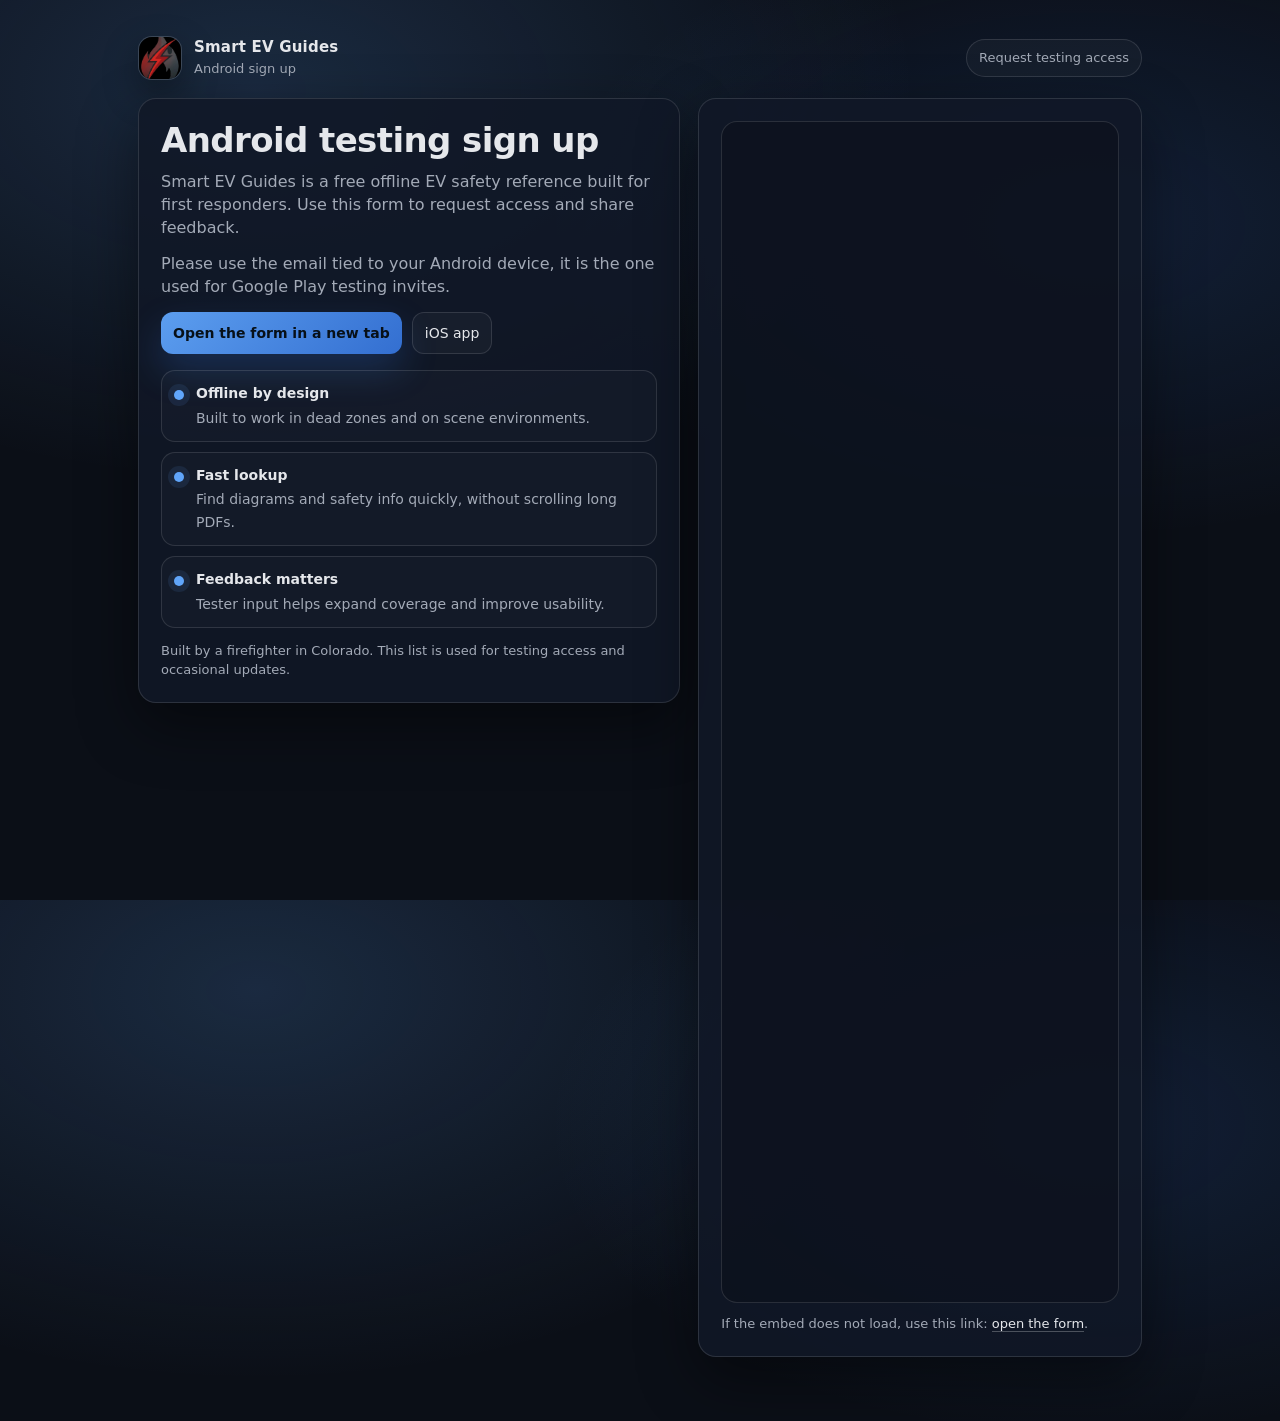
<file: android_signup/index.html>
<!doctype html>
<html lang="en">
<head>
  <meta charset="utf-8" />
  <meta name="viewport" content="width=device-width, initial-scale=1" />
  <title>Smart EV Guides, Android sign up</title>
  <meta name="description" content="Sign up for Smart EV Guides Android testing access. Built for first responders." />

  <meta property="og:title" content="Smart EV Guides, Android sign up" />
  <meta property="og:description" content="Request Android testing access and share feedback. Use the email tied to your Google Play account." />
  <meta property="og:type" content="website" />

  <style>
    :root{
      --bg: #0b0f17;
      --card: rgba(17,24,39,0.86);
      --text: #e5e7eb;
      --muted: #a3aab7;
      --border: rgba(255,255,255,0.12);
      --shadow: 0 22px 60px rgba(0,0,0,0.45);
      --radius: 18px;
      --accent: #60a5fa;
    }

    *{ box-sizing: border-box; }
    html, body{ height: 100%; }

    body{
      margin: 0;
      font-family: ui-sans-serif, system-ui, -apple-system, Segoe UI, Roboto, Helvetica, Arial, "Apple Color Emoji","Segoe UI Emoji";
      color: var(--text);
      background:
        radial-gradient(1100px 650px at 20% 10%, rgba(96,165,250,0.18), transparent 60%),
        radial-gradient(900px 520px at 85% 25%, rgba(59,130,246,0.14), transparent 60%),
        var(--bg);
      line-height: 1.45;
    }

    .wrap{
      max-width: 1040px;
      margin: 0 auto;
      padding: 36px 18px 64px;
    }

    .top{
      display: flex;
      align-items: center;
      justify-content: space-between;
      gap: 16px;
      margin-bottom: 18px;
    }

    .brand{
      display: flex;
      align-items: center;
      gap: 12px;
      text-decoration: none;
      color: var(--text);
    }

    .icon{
      width: 44px;
      height: 44px;
      border-radius: 14px;
      border: 1px solid var(--border);
      box-shadow: 0 14px 34px rgba(0,0,0,0.35);
      overflow: hidden;
      flex: 0 0 auto;
      background: rgba(255,255,255,0.04);
    }

    .icon img{
      width: 100%;
      height: 100%;
      object-fit: cover;
      display: block;
    }

    .brandTitle{
      display: grid;
      gap: 2px;
    }

    .brandTitle strong{
      font-size: 15px;
      letter-spacing: 0.2px;
    }

    .brandTitle span{
      font-size: 13px;
      color: var(--muted);
    }

    .tag{
      font-size: 13px;
      color: var(--muted);
      padding: 9px 12px;
      border: 1px solid var(--border);
      border-radius: 999px;
      background: rgba(255,255,255,0.03);
      white-space: nowrap;
    }

    .grid{
      display: grid;
      grid-template-columns: 1.1fr 0.9fr;
      gap: 18px;
      align-items: start;
      margin-top: 14px;
    }

    @media (max-width: 900px){
      .grid{ grid-template-columns: 1fr; }
      .top{ flex-direction: column; align-items: flex-start; }
    }

    .card{
      background: var(--card);
      border: 1px solid var(--border);
      border-radius: var(--radius);
      box-shadow: var(--shadow);
      overflow: hidden;
    }

    .inner{ padding: 22px; }

    h1{
      margin: 0 0 10px;
      font-size: 34px;
      letter-spacing: -0.6px;
      line-height: 1.15;
    }

    p{
      margin: 0 0 12px;
      color: var(--muted);
      font-size: 16px;
    }

    .bullets{
      display: grid;
      gap: 10px;
      margin-top: 16px;
    }

    .item{
      display: flex;
      gap: 12px;
      padding: 12px 12px;
      border: 1px solid var(--border);
      border-radius: 14px;
      background: rgba(255,255,255,0.02);
      align-items: flex-start;
    }

    .dot{
      width: 10px;
      height: 10px;
      border-radius: 999px;
      background: var(--accent);
      margin-top: 7px;
      box-shadow: 0 0 0 6px rgba(96,165,250,0.10);
      flex: 0 0 auto;
    }

    .item b{
      display: block;
      font-size: 14px;
      margin-bottom: 2px;
      color: var(--text);
    }

    .item span{
      font-size: 14px;
      color: var(--muted);
    }

    .actions{
      display: flex;
      gap: 10px;
      flex-wrap: wrap;
      margin-top: 14px;
    }

    .btn{
      display: inline-flex;
      align-items: center;
      justify-content: center;
      padding: 10px 12px;
      border-radius: 12px;
      border: 1px solid var(--border);
      background: rgba(255,255,255,0.03);
      color: var(--text);
      text-decoration: none;
      font-size: 14px;
    }

    .btnPrimary{
      border: 0;
      background: linear-gradient(135deg, rgba(96,165,250,0.95), rgba(59,130,246,0.82));
      color: #071018;
      font-weight: 700;
      box-shadow: 0 16px 36px rgba(59,130,246,0.22);
    }

    .btn:hover{ border-color: rgba(255,255,255,0.20); }
    .btnPrimary:hover{ filter: brightness(1.03); }

    .frameWrap{
      border-radius: 16px;
      overflow: hidden;
      border: 1px solid var(--border);
      background: rgba(0,0,0,0.18);
    }

    iframe{
      width: 100%;
      height: 1180px;
      border: 0;
      display: block;
      background: transparent;
    }

    .small{
      font-size: 13px;
      color: var(--muted);
      margin-top: 12px;
    }

    .small a{
      color: var(--text);
      text-decoration: none;
      border-bottom: 1px solid rgba(255,255,255,0.25);
    }

    .footer{
      margin-top: 14px;
      font-size: 13px;
      color: var(--muted);
    }
  </style>
<script src="/ph.js" async></script>
</head>

<body>
  <div class="wrap">
    <div class="top">
      <a class="brand" href="/" aria-label="Smart EV Guides home">
        <div class="icon">
          <img
            alt="Smart EV Guides app icon"
            src="./icon_ios.png"
          />
        </div>
        <div class="brandTitle">
          <strong>Smart EV Guides</strong>
          <span>Android sign up</span>
        </div>
      </a>
      <div class="tag">Request testing access</div>
    </div>

    <div class="grid">
      <section class="card">
        <div class="inner">
          <h1>Android testing sign up</h1>
          <p>
            Smart EV Guides is a free offline EV safety reference built for first responders.
            Use this form to request access and share feedback.
          </p>
          <p>
            Please use the email tied to your Android device, it is the one used for Google Play testing invites.
          </p>

          <div class="actions">
            <a class="btn btnPrimary" href="https://docs.google.com/forms/d/e/1FAIpQLSdzFv6jRUZGk-U_UR8jAteCdj12aO-CQCZxDmVj6BGSRljIbA/viewform" target="_blank" rel="noopener">
              Open the form in a new tab
            </a>
            <a class="btn" href="https://apps.apple.com/us/app/smart-ev-guides/id6755702439" target="_blank" rel="noopener">
              iOS app
            </a>
          </div>

          <div class="bullets">
            <div class="item">
              <div class="dot"></div>
              <div>
                <b>Offline by design</b>
                <span>Built to work in dead zones and on scene environments.</span>
              </div>
            </div>
            <div class="item">
              <div class="dot"></div>
              <div>
                <b>Fast lookup</b>
                <span>Find diagrams and safety info quickly, without scrolling long PDFs.</span>
              </div>
            </div>
            <div class="item">
              <div class="dot"></div>
              <div>
                <b>Feedback matters</b>
                <span>Tester input helps expand coverage and improve usability.</span>
              </div>
            </div>
          </div>

          <div class="footer">
            Built by a firefighter in Colorado. This list is used for testing access and occasional updates.
          </div>
        </div>
      </section>

      <aside class="card">
        <div class="inner">
          <div class="frameWrap">
            <iframe
              title="Smart EV Guides Android sign up form"
              src="https://docs.google.com/forms/d/e/1FAIpQLSdzFv6jRUZGk-U_UR8jAteCdj12aO-CQCZxDmVj6BGSRljIbA/viewform?embedded=true"
              loading="lazy"
              referrerpolicy="no-referrer-when-downgrade"
            >
              Loading…
            </iframe>
          </div>

          <div class="small">
            If the embed does not load, use this link:
            <a href="https://docs.google.com/forms/d/e/1FAIpQLSdzFv6jRUZGk-U_UR8jAteCdj12aO-CQCZxDmVj6BGSRljIbA/viewform" target="_blank" rel="noopener">open the form</a>.
          </div>
        </div>
      </aside>
    </div>
  </div>
</body>
</html>
</file>
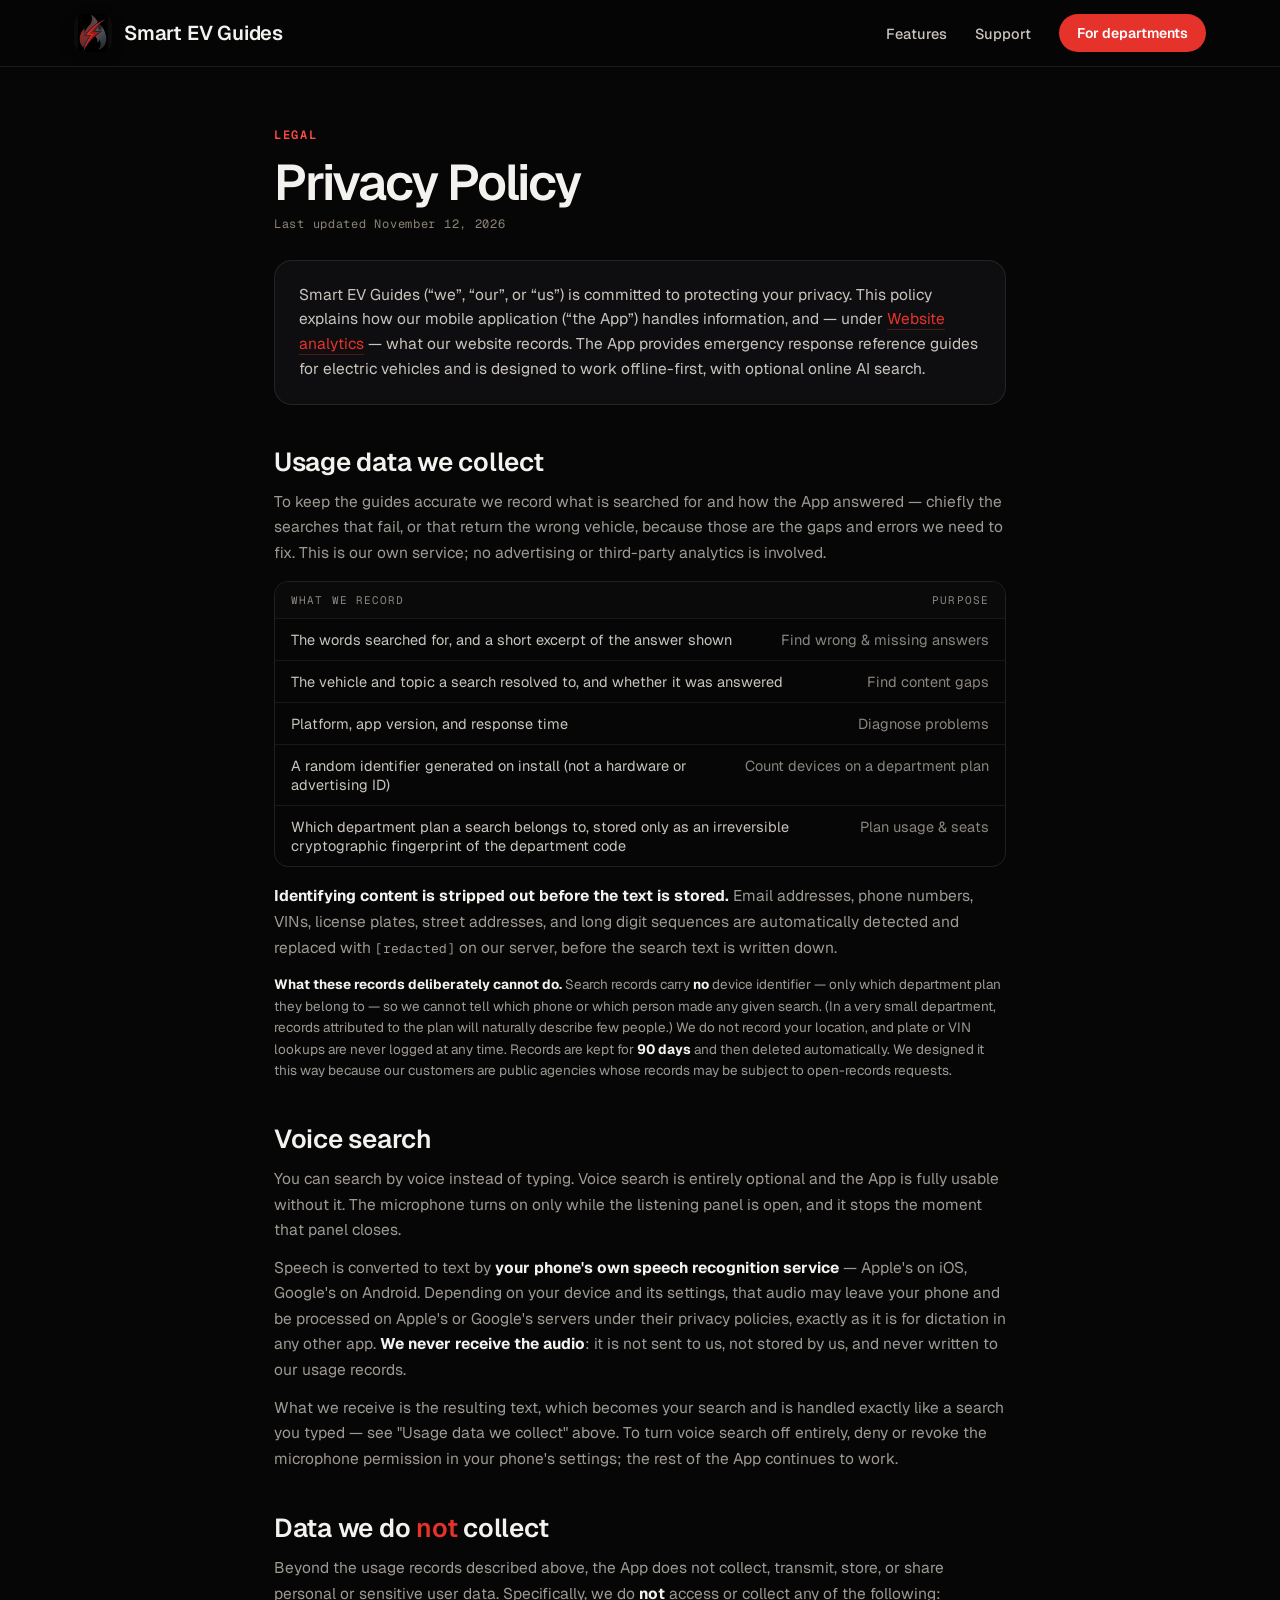
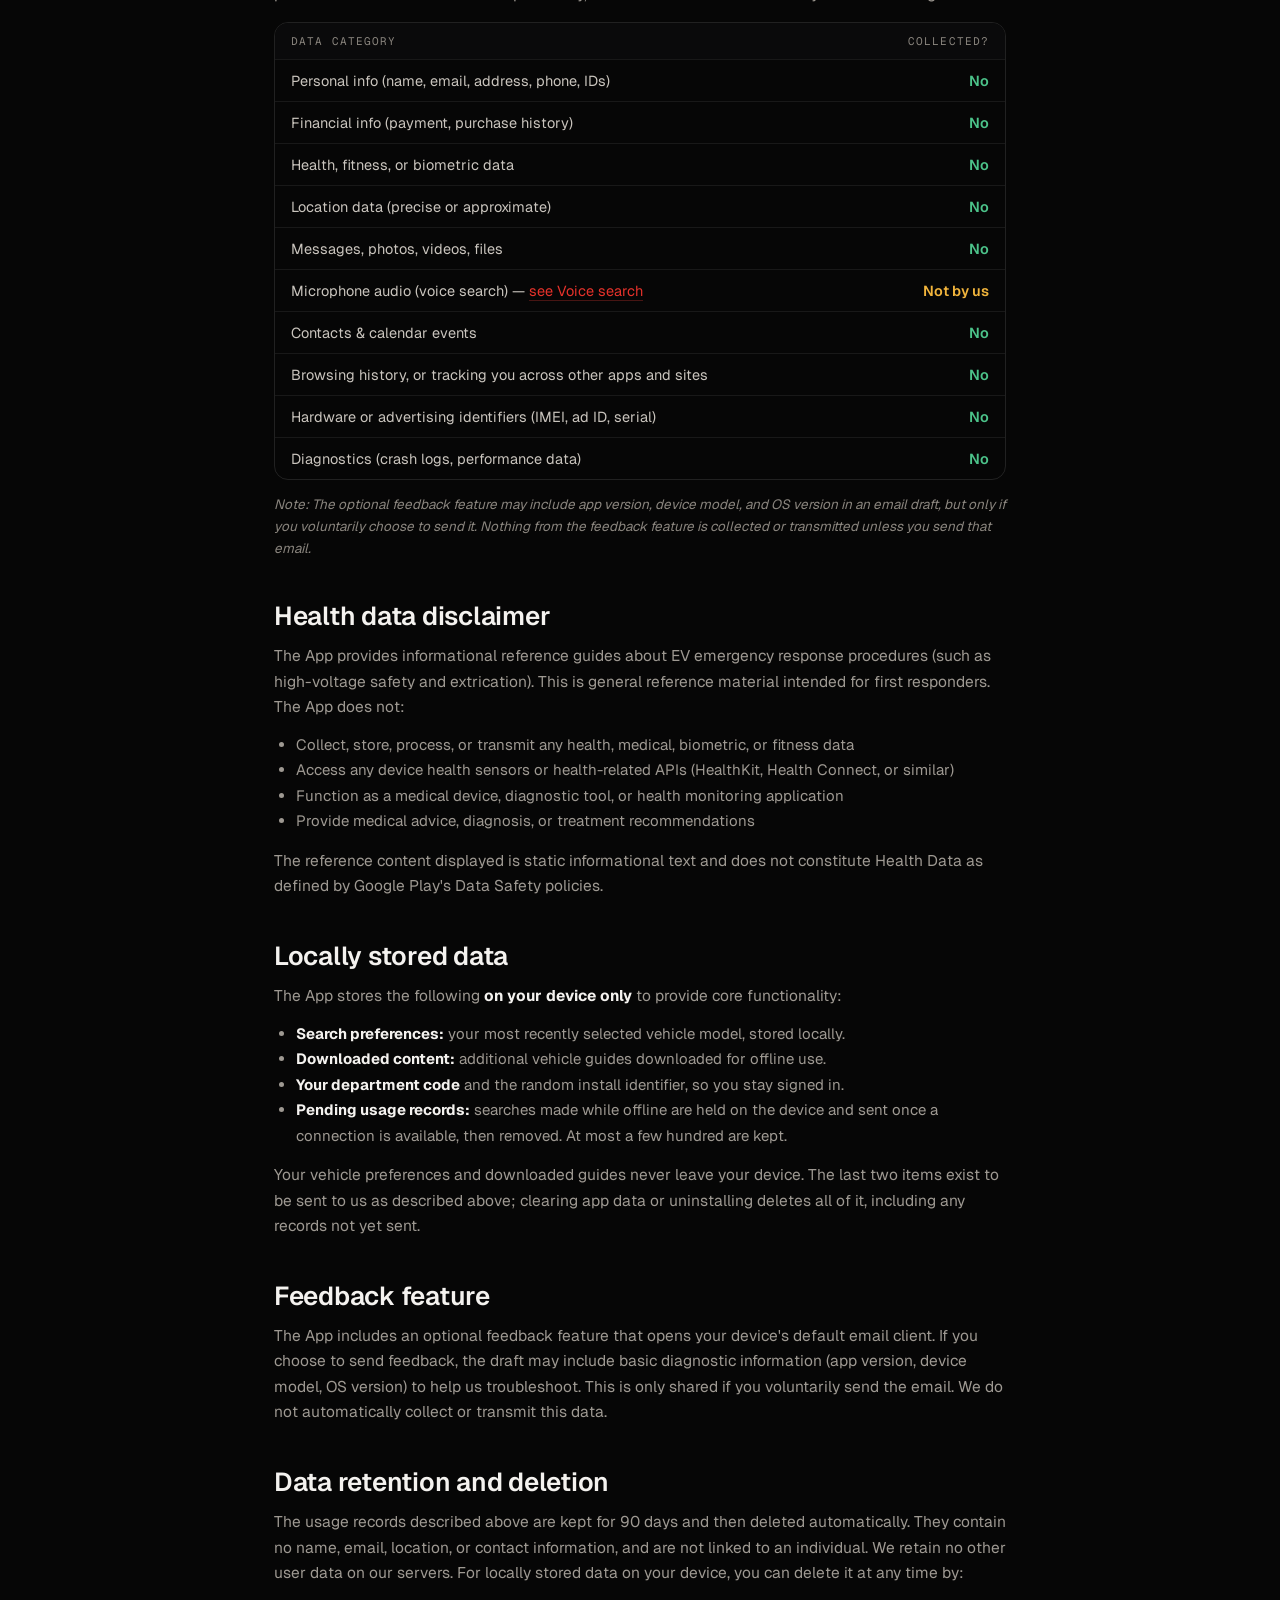
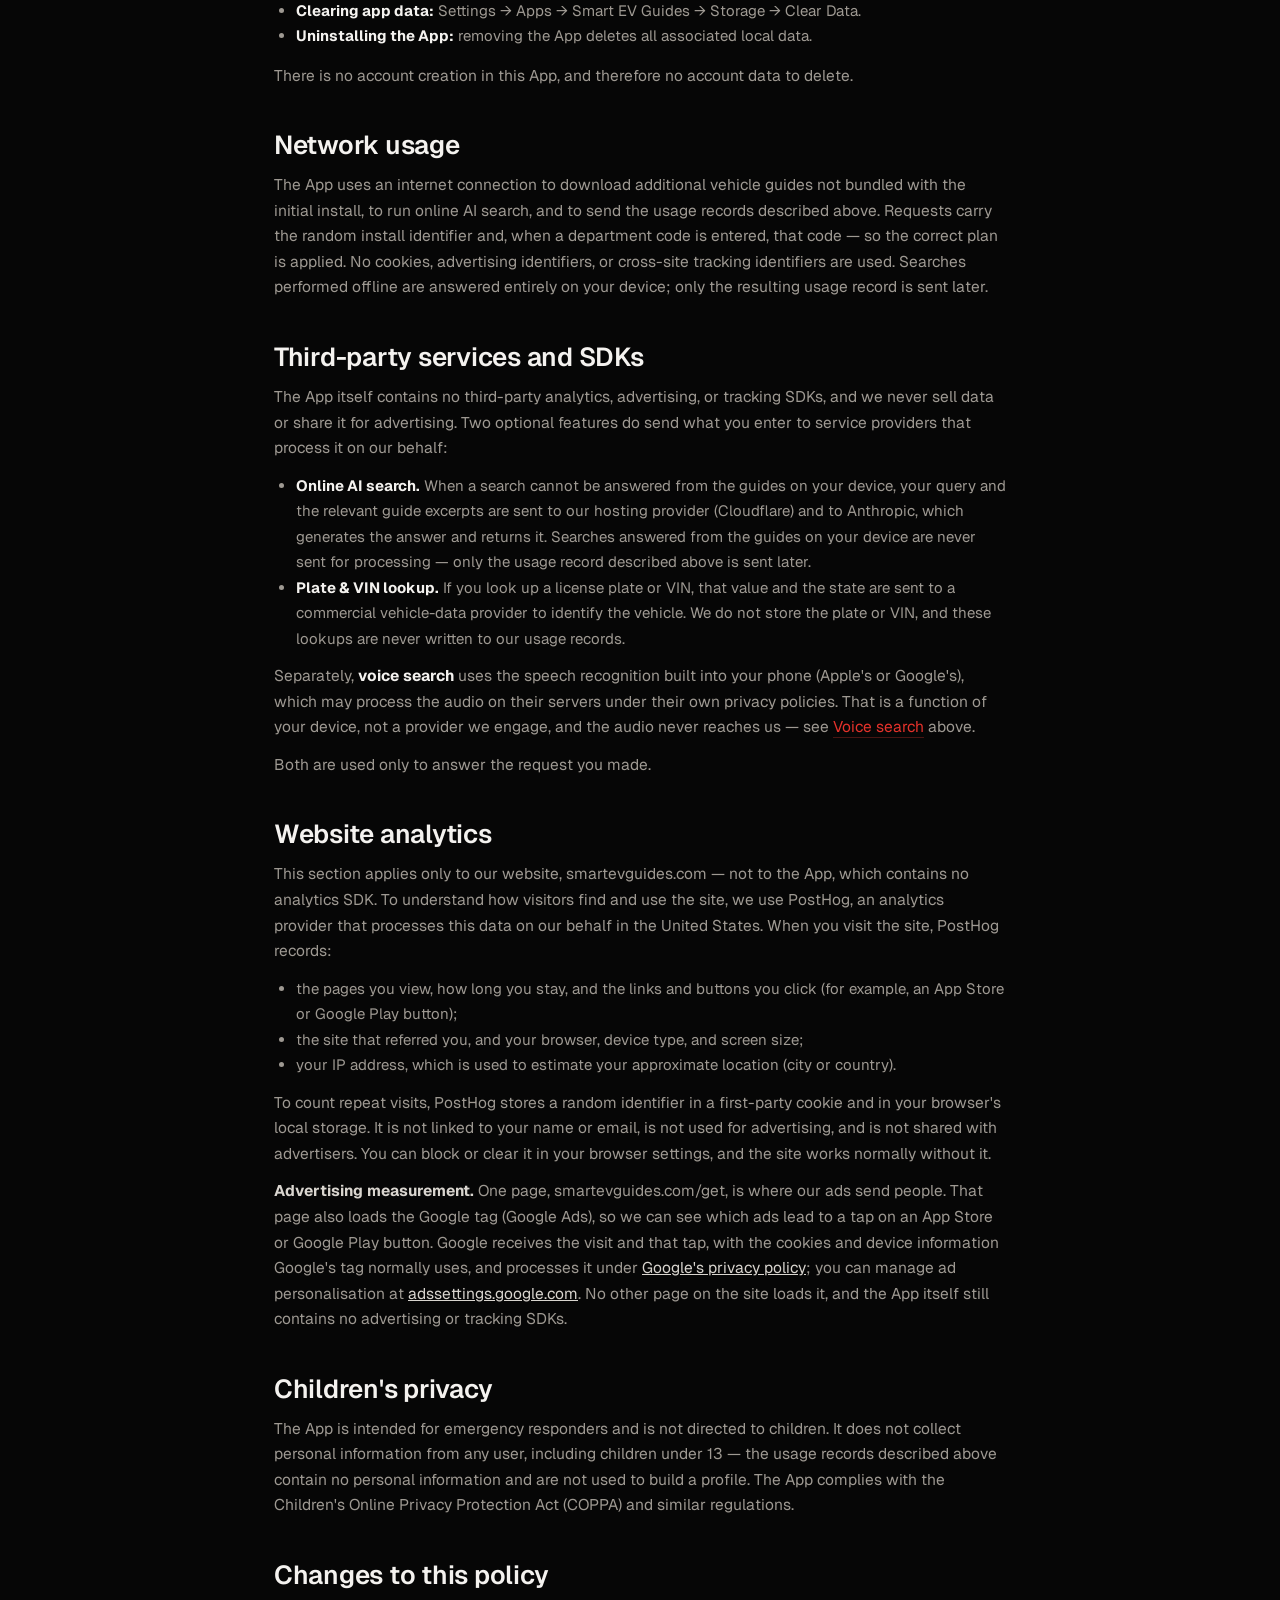
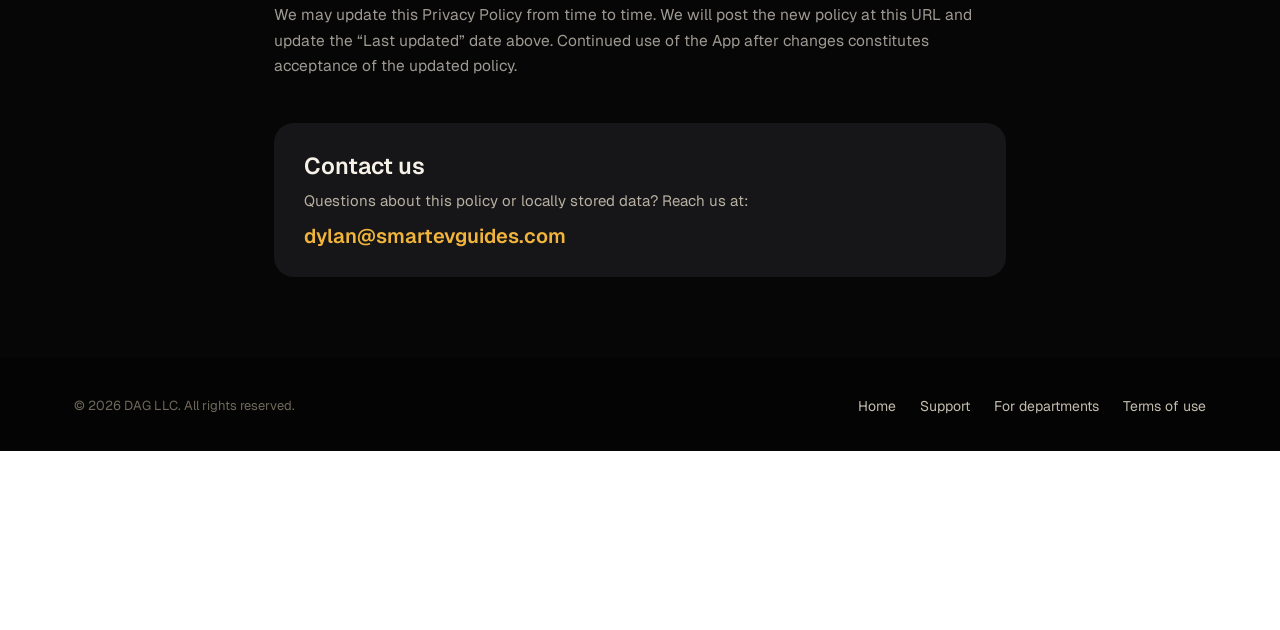
<file: privacy_policy/index.html>
<!DOCTYPE html><html lang="en"><head><meta charset="utf-8"><title>Privacy Policy — Smart EV Guides</title><link rel="canonical" href="https://www.smartevguides.com/privacy.html"><meta http-equiv="refresh" content="0; url=/privacy.html"></head><body>Redirecting to <a href="/privacy.html">our privacy policy</a>.</body></html>
</file>
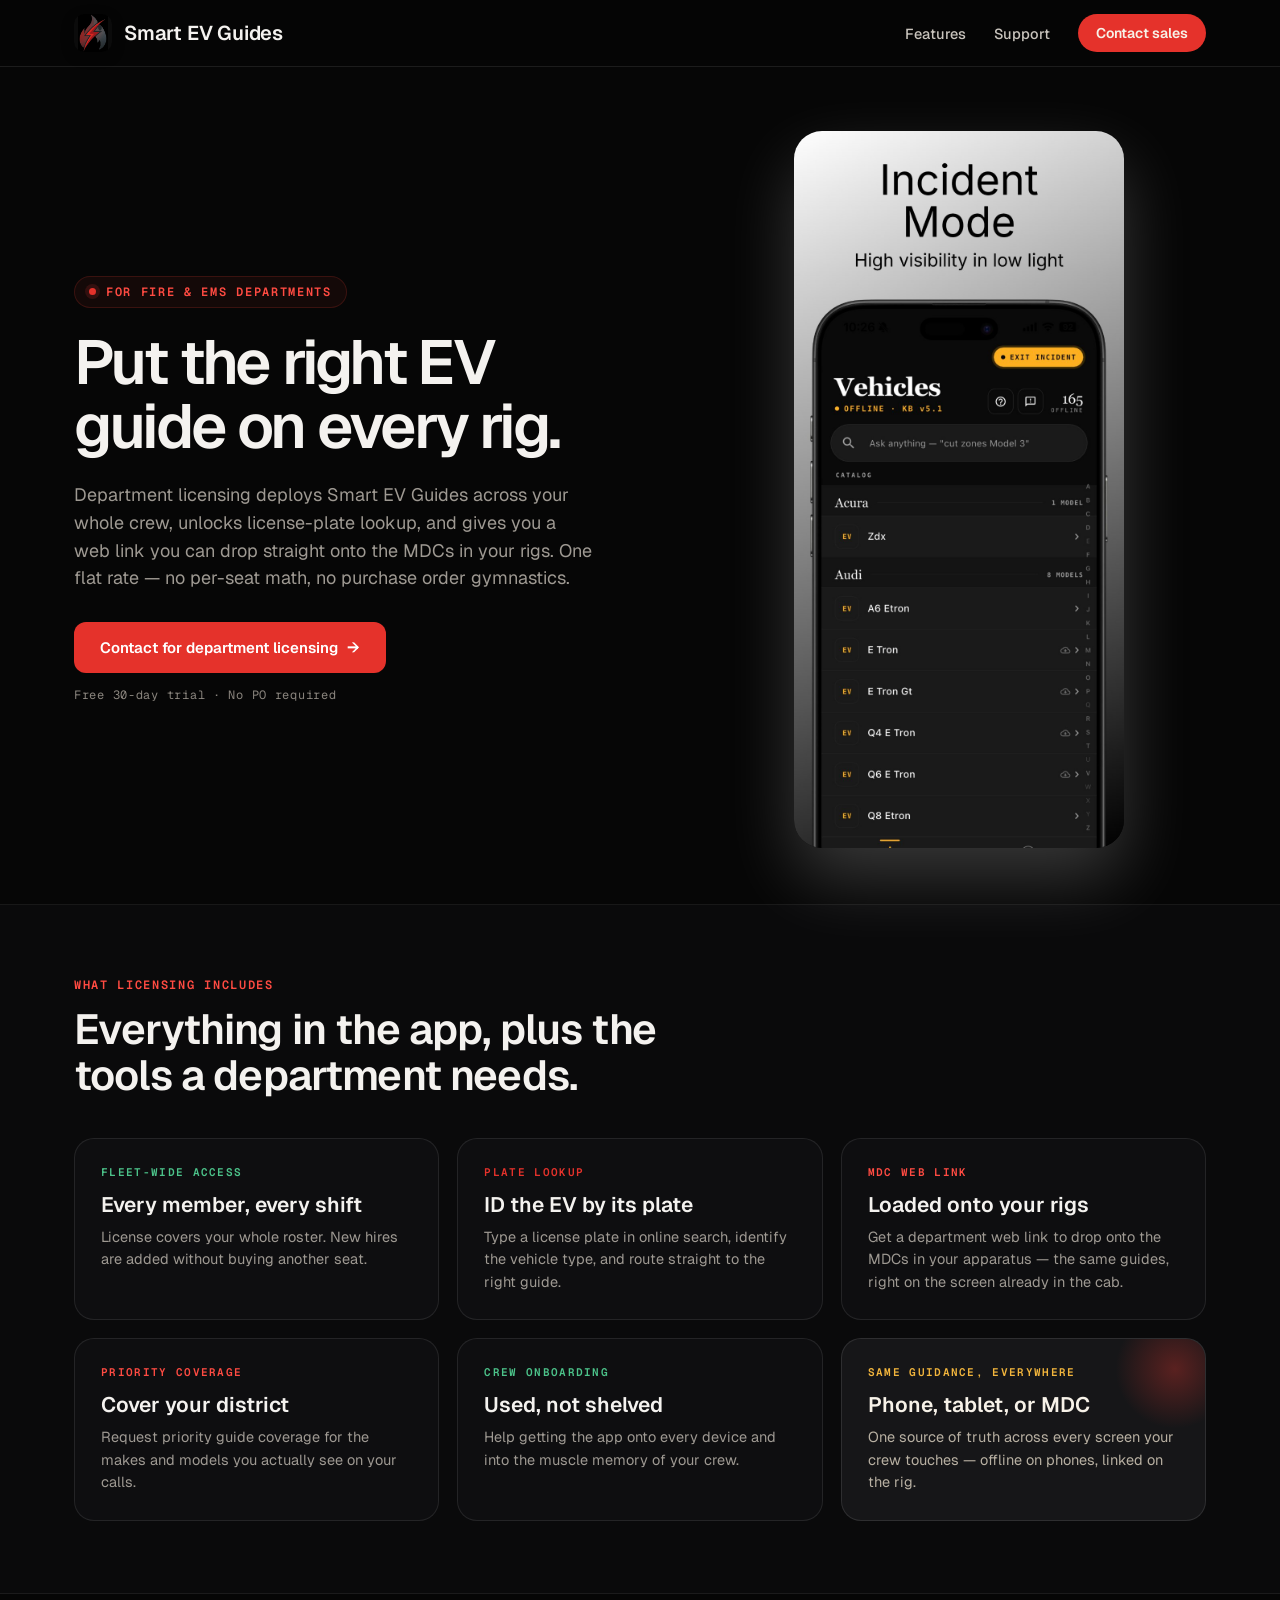
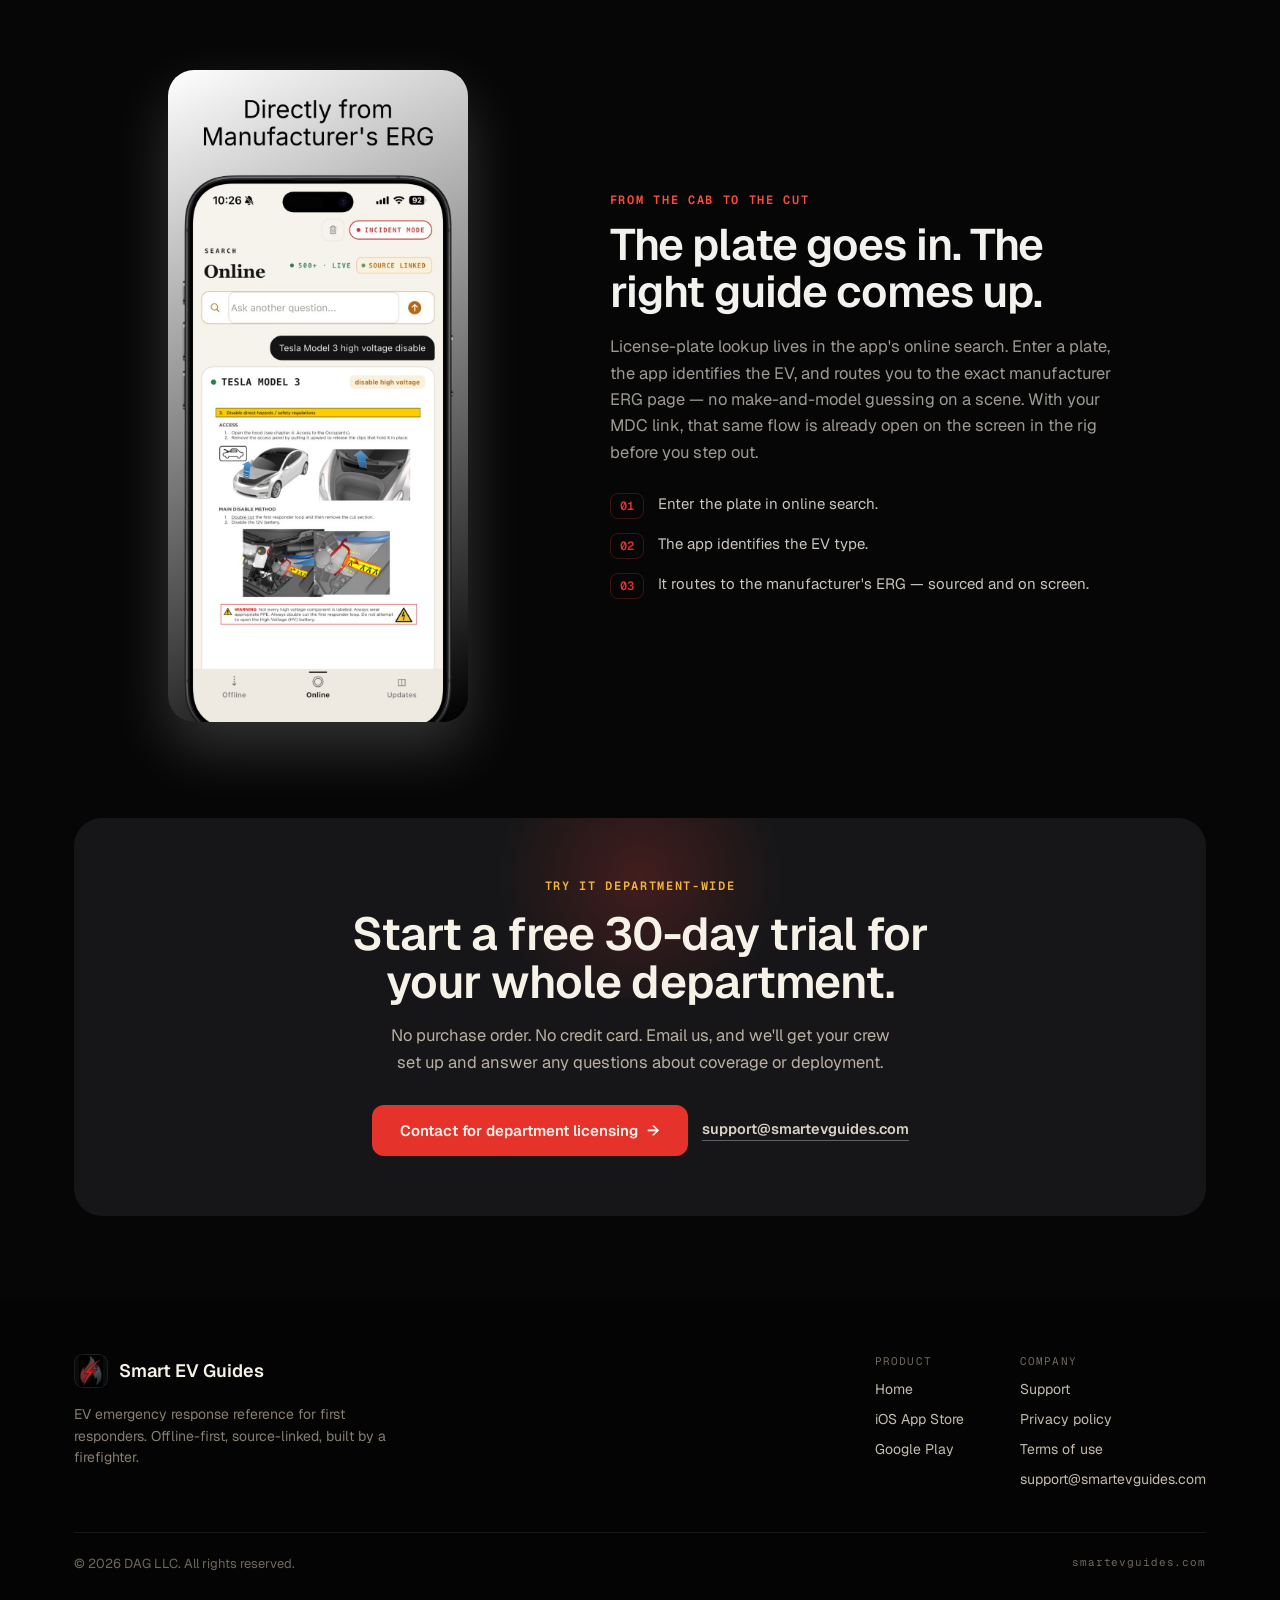
<file: departments.html>
<!DOCTYPE html>
<html lang="en">
<head>
<meta charset="utf-8">
<meta name="viewport" content="width=device-width, initial-scale=1">
<title>Department Licensing — Smart EV Guides</title>
<meta name="description" content="Deploy Smart EV Guides across your whole crew. Fleet-wide access, license-plate lookup, and an MDC web link for your rigs. Free 30-day trial, no PO required.">
<link rel="canonical" href="https://www.smartevguides.com/departments.html">
<link rel="icon" href="favicon.svg" type="image/svg+xml">
<link rel="apple-touch-icon" href="assets/5c214be88758.png">
<meta name="theme-color" content="#060606">
<meta property="og:type" content="website">
<meta property="og:site_name" content="Smart EV Guides">
<meta property="og:title" content="Department Licensing — Smart EV Guides">
<meta property="og:description" content="Deploy Smart EV Guides across your whole crew. Fleet-wide access, license-plate lookup, and an MDC web link for your rigs. Free 30-day trial, no PO required.">
<meta property="og:url" content="https://www.smartevguides.com/departments.html">
<meta property="og:image" content="https://www.smartevguides.com/assets/5c214be88758.png">
<meta name="twitter:card" content="summary">
<meta name="twitter:title" content="Department Licensing — Smart EV Guides">
<meta name="twitter:description" content="Deploy Smart EV Guides across your whole crew. Fleet-wide access, license-plate lookup, and an MDC web link for your rigs. Free 30-day trial, no PO required.">
<meta name="twitter:image" content="https://www.smartevguides.com/assets/5c214be88758.png">
<link rel="preconnect" href="https://fonts.googleapis.com">
<link rel="preconnect" href="https://fonts.gstatic.com" crossorigin>
<link href="https://fonts.googleapis.com/css2?family=Geist:wght@400;500;600;700;800&family=Geist+Mono:wght@400;500;600&display=swap" rel="stylesheet">
<style>
  *{ box-sizing:border-box; }
  html{ scroll-behavior:smooth; }
  body{ margin:0; }
  ::selection{ background:#E5322B; color:#fff; }
  img{ max-width:100%; }
  @media (max-width:900px){
    .heroGrid{ grid-template-columns:1fr !important; gap:40px !important; }
    .mdcGrid{ grid-template-columns:1fr !important; gap:34px !important; }
    .navWide{ display:none !important; }
    .footRow{ flex-direction:column !important; }
  }
  @media (max-width:640px){
    .incGrid{ grid-template-columns:1fr !important; }
    .stepGrid{ grid-template-columns:1fr !important; }
  }
</style>
<style>
.hv0:hover{background:#FF4B42 !important}
.hv1:hover{background:#FF4B42 !important}
.hv2:hover{background:#FF4B42 !important}
.hv3:hover{color:#F7F2E8 !important}
.hv4:hover{color:#F7F2E8 !important}
.hv5:hover{color:#F7F2E8 !important}
.hv6:hover{color:#F7F2E8 !important}
.hv7:hover{color:#F7F2E8 !important}
.hv8:hover{color:#F7F2E8 !important}
</style>
<script src="/ph.js" async></script>
</head>
<body>
<div style="font-family:'Geist',system-ui,sans-serif; color:#F4F2EF; background:#060606; min-height:100vh; overflow-x:hidden; -webkit-font-smoothing:antialiased;">
  

  <!-- NAV -->
  <header style="position:sticky; top:0; z-index:50; background:rgba(6,6,6,0.72); backdrop-filter:blur(14px); -webkit-backdrop-filter:blur(14px); border-bottom:1px solid rgba(255,255,255,0.09);">
    <div style="max-width:1180px; margin:0 auto; padding:14px 24px; display:flex; align-items:center; justify-content:space-between; gap:24px;">
      <a href="index.html" style="display:flex; align-items:center; gap:12px; text-decoration:none; color:inherit;">
        <span style="width:38px; height:38px; border-radius:10px; background:#0B0B0B; display:flex; align-items:center; justify-content:center; overflow:hidden; box-shadow:0 4px 14px rgba(0,0,0,0.22); flex:0 0 auto;">
          <img src="assets/5c214be88758.png" alt="Smart EV Guides" style="width:100%; height:100%; object-fit:contain;">
        </span>
        <span style="font-family:'Geist',system-ui,sans-serif; font-weight:600; font-size:20px; letter-spacing:-0.01em;">Smart EV Guides</span>
      </a>
      <nav style="display:flex; align-items:center; gap:28px;">
        <a href="index.html#features" style="text-decoration:none; color:#C9C4BD; font-size:14.5px; font-weight:500;" class="navWide">Features</a>
        <a href="support.html" style="text-decoration:none; color:#C9C4BD; font-size:14.5px; font-weight:500;" class="navWide">Support</a>
        <a class="hv0" href="mailto:support@smartevguides.com?subject=Department%20licensing%20%E2%80%94%20Smart%20EV%20Guides" style="text-decoration:none; background:#E5322B; color:#F7F2E8; font-size:14px; font-weight:600; padding:10px 18px; border-radius:999px;">Contact sales</a>
      </nav>
    </div>
  </header>

  <!-- HERO -->
  <section style="border-bottom:1px solid rgba(255,255,255,0.07);">
    <div style="max-width:1180px; margin:0 auto; padding:64px 24px 56px; display:grid; grid-template-columns:1.08fr 0.92fr; gap:56px; align-items:center;" class="heroGrid">
      <div>
        <div style="display:inline-flex; align-items:center; gap:10px; font-family:'Geist Mono',monospace; font-size:12px; font-weight:600; letter-spacing:0.14em; text-transform:uppercase; color:#FF4B42; background:rgba(192,50,44,0.08); border:1px solid rgba(192,50,44,0.22); padding:7px 14px; border-radius:999px;">
          <span style="width:7px; height:7px; border-radius:50%; background:#E5322B; box-shadow:0 0 0 4px rgba(192,50,44,0.18);"></span>
          For fire &amp; EMS departments
        </div>
        <h1 style="font-family:'Geist',system-ui,sans-serif; font-weight:600; font-size:clamp(38px,5vw,62px); line-height:1.04; letter-spacing:-0.045em; margin:22px 0 0;">Put the right EV guide on every rig.</h1>
        <p style="font-size:18px; line-height:1.55; color:#9E9992; max-width:520px; margin:22px 0 0;">Department licensing deploys Smart EV Guides across your whole crew, unlocks license-plate lookup, and gives you a web link you can drop straight onto the MDCs in your rigs. One flat rate — no per-seat math, no purchase order gymnastics.</p>
        <div style="display:flex; flex-wrap:wrap; gap:14px; align-items:center; margin-top:30px;">
          <a class="hv1" href="mailto:support@smartevguides.com?subject=Department%20licensing%20%E2%80%94%20Smart%20EV%20Guides" style="display:inline-flex; align-items:center; gap:9px; text-decoration:none; background:#E5322B; color:#fff; font-weight:600; font-size:15px; padding:15px 26px; border-radius:12px;">
            Contact for department licensing <span style="font-size:16px;">→</span>
          </a>
          <span style="font-family:'Geist Mono',monospace; font-size:12px; letter-spacing:0.06em; color:#8A857E;">Free 30-day trial · No PO required</span>
        </div>
      </div>
      <div style="display:flex; justify-content:center;">
        <img src="assets/8def5a740731.jpg" alt="Incident mode on a department device" style="width:100%; max-width:330px; border-radius:28px; box-shadow:0 30px 70px rgba(255,255,255,0.20);">
      </div>
    </div>
  </section>

  <!-- INCLUDED -->
  <section style="background:#0A0A0B; border-bottom:1px solid rgba(255,255,255,0.07);">
    <div style="max-width:1180px; margin:0 auto; padding:72px 24px;">
      <div style="font-family:'Geist Mono',monospace; font-size:12px; font-weight:600; letter-spacing:0.14em; text-transform:uppercase; color:#FF4B42;">What licensing includes</div>
      <h2 style="font-family:'Geist',system-ui,sans-serif; font-weight:600; font-size:clamp(28px,3.6vw,42px); line-height:1.08; letter-spacing:-0.02em; margin:14px 0 40px; max-width:600px;">Everything in the app, plus the tools a department needs.</h2>
      <div style="display:grid; grid-template-columns:repeat(3,1fr); gap:18px;" class="incGrid">
        <div style="background:#0E0E10; border:1px solid rgba(255,255,255,0.09); border-radius:20px; padding:26px;">
          <div style="font-family:'Geist Mono',monospace; font-size:11px; font-weight:600; letter-spacing:0.12em; text-transform:uppercase; color:#4CC38A;">Fleet-wide access</div>
          <h3 style="font-family:'Geist',system-ui,sans-serif; font-weight:600; font-size:21px; margin:12px 0 8px;">Every member, every shift</h3>
          <p style="font-size:14.5px; line-height:1.55; color:#9E9992; margin:0;">License covers your whole roster. New hires are added without buying another seat.</p>
        </div>
        <div style="background:#0E0E10; border:1px solid rgba(255,255,255,0.09); border-radius:20px; padding:26px;">
          <div style="font-family:'Geist Mono',monospace; font-size:11px; font-weight:600; letter-spacing:0.12em; text-transform:uppercase; color:#E5322B;">Plate lookup</div>
          <h3 style="font-family:'Geist',system-ui,sans-serif; font-weight:600; font-size:21px; margin:12px 0 8px;">ID the EV by its plate</h3>
          <p style="font-size:14.5px; line-height:1.55; color:#9E9992; margin:0;">Type a license plate in online search, identify the vehicle type, and route straight to the right guide.</p>
        </div>
        <div style="background:#0E0E10; border:1px solid rgba(255,255,255,0.09); border-radius:20px; padding:26px;">
          <div style="font-family:'Geist Mono',monospace; font-size:11px; font-weight:600; letter-spacing:0.12em; text-transform:uppercase; color:#FF4B42;">MDC web link</div>
          <h3 style="font-family:'Geist',system-ui,sans-serif; font-weight:600; font-size:21px; margin:12px 0 8px;">Loaded onto your rigs</h3>
          <p style="font-size:14.5px; line-height:1.55; color:#9E9992; margin:0;">Get a department web link to drop onto the MDCs in your apparatus — the same guides, right on the screen already in the cab.</p>
        </div>
        <div style="background:#0E0E10; border:1px solid rgba(255,255,255,0.09); border-radius:20px; padding:26px;">
          <div style="font-family:'Geist Mono',monospace; font-size:11px; font-weight:600; letter-spacing:0.12em; text-transform:uppercase; color:#FF4B42;">Priority coverage</div>
          <h3 style="font-family:'Geist',system-ui,sans-serif; font-weight:600; font-size:21px; margin:12px 0 8px;">Cover your district</h3>
          <p style="font-size:14.5px; line-height:1.55; color:#9E9992; margin:0;">Request priority guide coverage for the makes and models you actually see on your calls.</p>
        </div>
        <div style="background:#0E0E10; border:1px solid rgba(255,255,255,0.09); border-radius:20px; padding:26px;">
          <div style="font-family:'Geist Mono',monospace; font-size:11px; font-weight:600; letter-spacing:0.12em; text-transform:uppercase; color:#4CC38A;">Crew onboarding</div>
          <h3 style="font-family:'Geist',system-ui,sans-serif; font-weight:600; font-size:21px; margin:12px 0 8px;">Used, not shelved</h3>
          <p style="font-size:14.5px; line-height:1.55; color:#9E9992; margin:0;">Help getting the app onto every device and into the muscle memory of your crew.</p>
        </div>
        <div style="background:#161618; border:1px solid rgba(255,255,255,0.10); border-radius:20px; padding:26px; color:#EDE6D6; position:relative; overflow:hidden;">
          <div style="position:absolute; top:-30px; right:-30px; width:120px; height:120px; border-radius:50%; background:radial-gradient(circle,rgba(192,50,44,0.4),transparent 70%);"></div>
          <div style="font-family:'Geist Mono',monospace; font-size:11px; font-weight:600; letter-spacing:0.12em; text-transform:uppercase; color:#F2B53C; position:relative;">Same guidance, everywhere</div>
          <h3 style="font-family:'Geist',system-ui,sans-serif; font-weight:600; font-size:21px; margin:12px 0 8px; color:#F7F2E8; position:relative;">Phone, tablet, or MDC</h3>
          <p style="font-size:14.5px; line-height:1.55; color:#B8B0A2; margin:0; position:relative;">One source of truth across every screen your crew touches — offline on phones, linked on the rig.</p>
        </div>
      </div>
    </div>
  </section>

  <!-- MDC SPOTLIGHT -->
  <section>
    <div style="max-width:1180px; margin:0 auto; padding:76px 24px;">
      <div style="display:grid; grid-template-columns:0.9fr 1.1fr; gap:48px; align-items:center;" class="mdcGrid">
        <div style="display:flex; justify-content:center;">
          <img src="assets/37b697e6aa90.jpg" alt="Manufacturer ERG result on screen" style="width:100%; max-width:300px; border-radius:26px; box-shadow:0 26px 60px rgba(255,255,255,0.18);">
        </div>
        <div>
          <div style="font-family:'Geist Mono',monospace; font-size:12px; font-weight:600; letter-spacing:0.14em; text-transform:uppercase; color:#FF4B42;">From the cab to the cut</div>
          <h2 style="font-family:'Geist',system-ui,sans-serif; font-weight:600; font-size:clamp(28px,3.6vw,44px); line-height:1.06; letter-spacing:-0.02em; margin:14px 0 0; max-width:520px;">The plate goes in. The right guide comes up.</h2>
          <p style="font-size:16.5px; line-height:1.6; color:#9E9992; max-width:520px; margin:18px 0 0;">License-plate lookup lives in the app's online search. Enter a plate, the app identifies the EV, and routes you to the exact manufacturer ERG page — no make-and-model guessing on a scene. With your MDC link, that same flow is already open on the screen in the rig before you step out.</p>
          <div style="display:grid; gap:14px; margin-top:28px; max-width:480px;">
            <div style="display:flex; gap:14px; align-items:flex-start;">
              <span style="font-family:'Geist Mono',monospace; font-size:12px; font-weight:600; color:#E5322B; border:1px solid rgba(192,50,44,0.3); border-radius:8px; padding:4px 9px; flex:0 0 auto;">01</span>
              <span style="font-size:15px; line-height:1.5; color:#C9C4BD;">Enter the plate in online search.</span>
            </div>
            <div style="display:flex; gap:14px; align-items:flex-start;">
              <span style="font-family:'Geist Mono',monospace; font-size:12px; font-weight:600; color:#E5322B; border:1px solid rgba(192,50,44,0.3); border-radius:8px; padding:4px 9px; flex:0 0 auto;">02</span>
              <span style="font-size:15px; line-height:1.5; color:#C9C4BD;">The app identifies the EV type.</span>
            </div>
            <div style="display:flex; gap:14px; align-items:flex-start;">
              <span style="font-family:'Geist Mono',monospace; font-size:12px; font-weight:600; color:#E5322B; border:1px solid rgba(192,50,44,0.3); border-radius:8px; padding:4px 9px; flex:0 0 auto;">03</span>
              <span style="font-size:15px; line-height:1.5; color:#C9C4BD;">It routes to the manufacturer's ERG — sourced and on screen.</span>
            </div>
          </div>
        </div>
      </div>
    </div>
  </section>

  <!-- TRIAL CTA -->
  <section style="background:#060606;">
    <div style="max-width:1180px; margin:0 auto; padding:20px 24px 84px;">
      <div style="background:#161618; border-radius:28px; padding:60px clamp(28px,5vw,64px); color:#EDE6D6; position:relative; overflow:hidden; text-align:center;">
        <div style="position:absolute; top:-60px; left:50%; transform:translateX(-50%); width:340px; height:240px; background:radial-gradient(circle,rgba(192,50,44,0.26),transparent 68%);"></div>
        <div style="position:relative;">
          <div style="font-family:'Geist Mono',monospace; font-size:12px; font-weight:600; letter-spacing:0.14em; text-transform:uppercase; color:#F2B53C;">Try it department-wide</div>
          <h2 style="font-family:'Geist',system-ui,sans-serif; font-weight:600; font-size:clamp(28px,4vw,46px); line-height:1.05; letter-spacing:-0.02em; margin:16px auto 0; max-width:600px; color:#F7F2E8;">Start a free 30-day trial for your whole department.</h2>
          <p style="font-size:16.5px; line-height:1.6; color:#B8B0A2; max-width:520px; margin:16px auto 0;">No purchase order. No credit card. Email us, and we'll get your crew set up and answer any questions about coverage or deployment.</p>
          <div style="display:flex; flex-wrap:wrap; gap:14px; justify-content:center; align-items:center; margin-top:30px;">
            <a class="hv2" href="mailto:support@smartevguides.com?subject=Department%20licensing%20%E2%80%94%20Smart%20EV%20Guides" style="display:inline-flex; align-items:center; gap:9px; text-decoration:none; background:#E5322B; color:#F7F2E8; font-weight:600; font-size:15px; padding:15px 28px; border-radius:12px;">Contact for department licensing <span style="font-size:16px;">→</span></a>
            <a href="mailto:support@smartevguides.com" style="text-decoration:none; color:#D8D1C4; font-weight:600; font-size:14.5px; border-bottom:1px solid rgba(216,209,196,0.4); padding-bottom:2px;">support@smartevguides.com</a>
          </div>
        </div>
      </div>
    </div>
  </section>

  <!-- FOOTER -->
  <footer style="background:#040404; color:#A59C8C;">
    <div style="max-width:1180px; margin:0 auto; padding:54px 24px 40px;">
      <div style="display:flex; flex-wrap:wrap; justify-content:space-between; gap:32px;" class="footRow">
        <div style="max-width:320px;">
          <div style="display:flex; align-items:center; gap:11px;">
            <span style="width:34px; height:34px; border-radius:9px; background:#0B0B0B; display:flex; align-items:center; justify-content:center; overflow:hidden; border:1px solid rgba(255,255,255,0.08);">
              <img src="assets/5c214be88758.png" alt="Smart EV Guides" style="width:100%; height:100%; object-fit:contain;">
            </span>
            <span style="font-family:'Geist',system-ui,sans-serif; font-weight:600; font-size:18px; color:#F7F2E8;">Smart EV Guides</span>
          </div>
          <p style="font-size:14px; line-height:1.55; color:#867E70; margin:16px 0 0;">EV emergency response reference for first responders. Offline-first, source-linked, built by a firefighter.</p>
        </div>
        <div style="display:flex; gap:56px; flex-wrap:wrap;">
          <div style="display:flex; flex-direction:column; gap:12px;">
            <div style="font-family:'Geist Mono',monospace; font-size:11px; letter-spacing:0.1em; text-transform:uppercase; color:#6F685B;">Product</div>
            <a class="hv3" href="index.html" style="text-decoration:none; color:#C3BBAD; font-size:14px;">Home</a>
            <a class="hv4" href="https://apps.apple.com/us/app/smart-ev-guides/id6755702439" target="_blank" rel="noreferrer" style="text-decoration:none; color:#C3BBAD; font-size:14px;">iOS App Store</a>
            <a class="hv5" href="https://play.google.com/store/apps/details?id=dg.smartev" target="_blank" rel="noreferrer" style="text-decoration:none; color:#C3BBAD; font-size:14px;">Google Play</a>
          </div>
          <div style="display:flex; flex-direction:column; gap:12px;">
            <div style="font-family:'Geist Mono',monospace; font-size:11px; letter-spacing:0.1em; text-transform:uppercase; color:#6F685B;">Company</div>
            <a class="hv6" href="support.html" style="text-decoration:none; color:#C3BBAD; font-size:14px;">Support</a>
            <a class="hv7" href="privacy.html" style="text-decoration:none; color:#C3BBAD; font-size:14px;">Privacy policy</a>
            <a class="hv7" href="terms.html" style="text-decoration:none; color:#C3BBAD; font-size:14px;">Terms of use</a>
            <a class="hv8" href="mailto:support@smartevguides.com" style="text-decoration:none; color:#C3BBAD; font-size:14px;">support@smartevguides.com</a>
          </div>
        </div>
      </div>
      <div style="margin-top:44px; padding-top:22px; border-top:1px solid rgba(255,255,255,0.08); display:flex; flex-wrap:wrap; justify-content:space-between; gap:12px; font-size:13px; color:#6F685B;">
        <span>© 2026 DAG LLC. All rights reserved.</span>
        <span style="font-family:'Geist Mono',monospace; font-size:11px; letter-spacing:0.08em;">smartevguides.com</span>
      </div>
    </div>
  </footer>

</div>
</body>
</html>
</file>
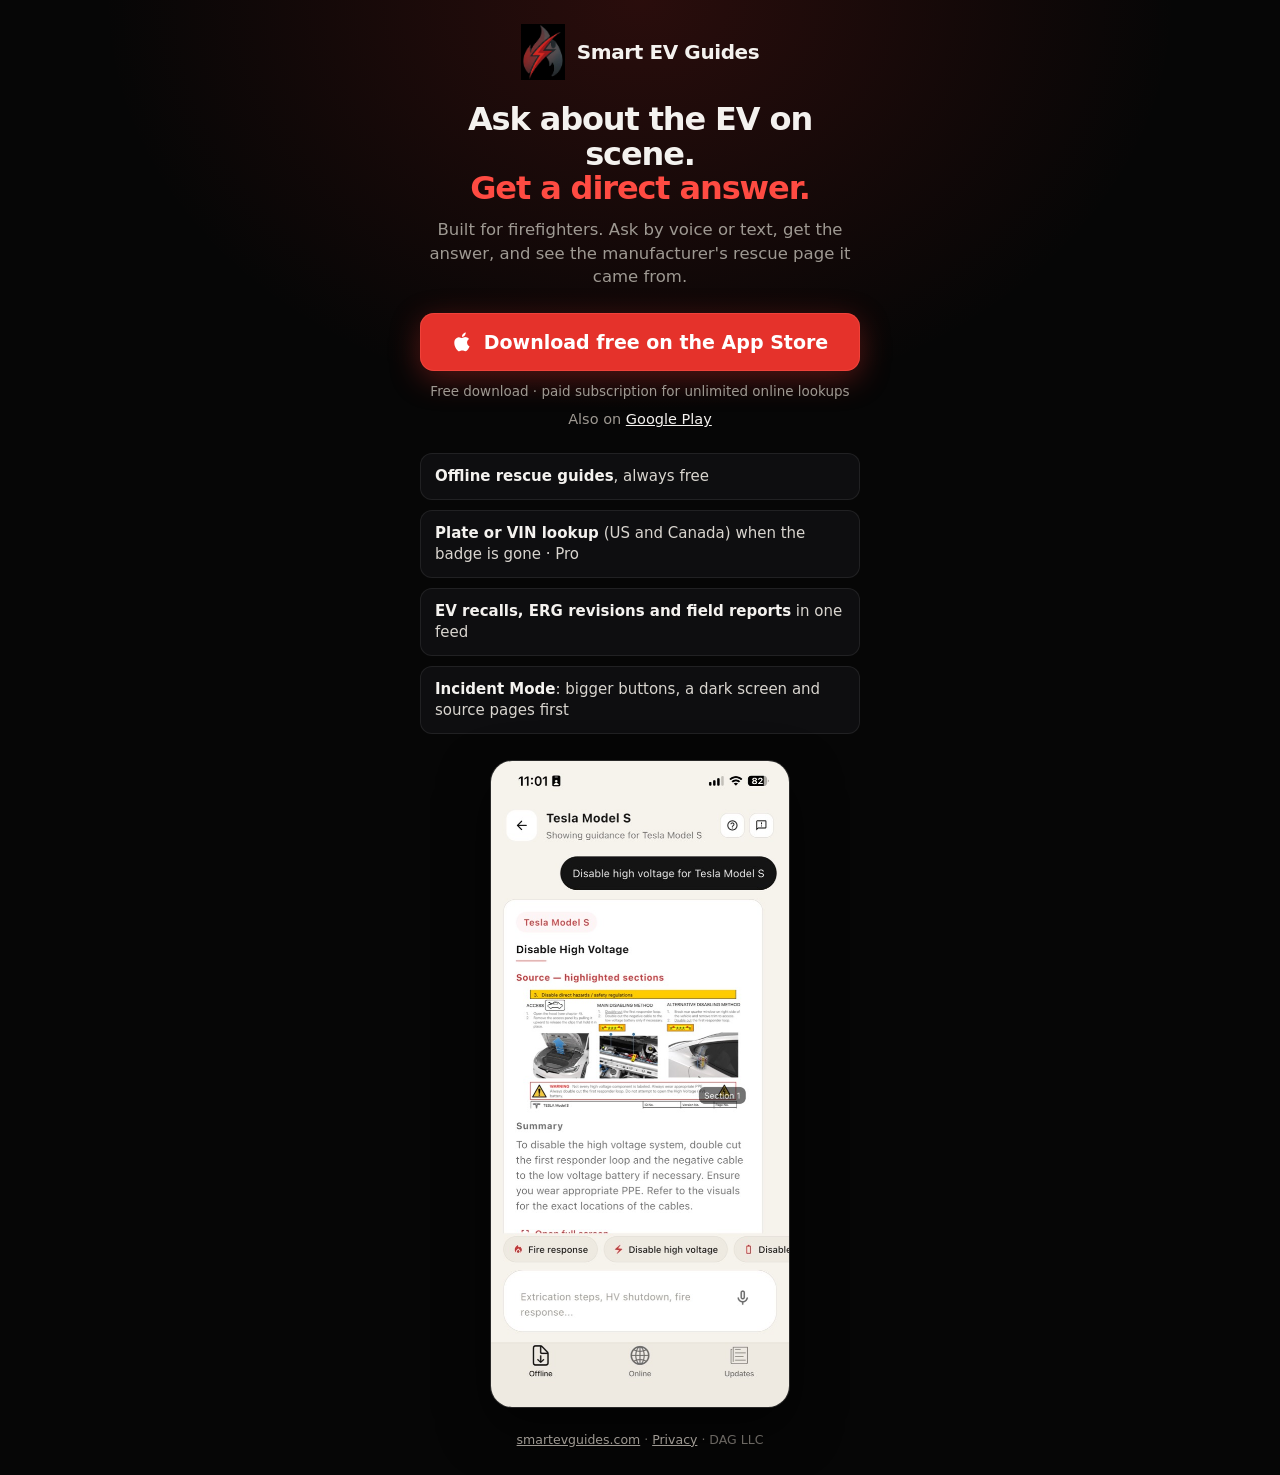
<file: get.html>
<!DOCTYPE html>
<html lang="en">
<head>
<meta charset="utf-8">
<meta name="viewport" content="width=device-width, initial-scale=1, viewport-fit=cover">
<title>Get Smart EV Guides</title>
<meta name="description" content="EV rescue answers for firefighters, with the manufacturer's source page. Free download on iPhone and Android.">
<meta name="robots" content="noindex">
<link rel="icon" href="favicon.svg" type="image/svg+xml">
<link rel="apple-touch-icon" href="assets/5c214be88758.png">
<meta name="theme-color" content="#060606">
<meta name="color-scheme" content="dark">
<meta property="og:title" content="Get Smart EV Guides">
<meta property="og:description" content="EV rescue answers for firefighters, with the manufacturer's source page.">
<meta property="og:image" content="https://www.smartevguides.com/assets/app-tesla-source-answer.jpg">
<!--
  Ad landing page. Meta's Traffic objective won't accept a store URL, so ads point here:
    https://www.smartevguides.com/get?c=<campaign name>
  The page rebuilds the store links with that campaign name:
    iPhone  -> Apple campaign link ct=<c>     (App Store Connect > App Analytics > Campaigns: downloads)
    Android -> Play referrer utm_campaign=<c>, utm_source from the prefix (yt_ = youtube, reddit_ = reddit, else meta)
               (Play Console: store visits / install taps only)
  The visitor's own store button is shown first and big; the other store is a small link.
  ph.js records app_store_click with the store and the link (which carries the campaign).
-->
<style>
:root{
  --bg:#060606; --card:#0E0E10; --line:rgba(255,255,255,.08); --line2:rgba(255,255,255,.14);
  --text:#F4F2EF; --muted:#9E9992; --red:#E5322B; --red2:#FF4B42;
  --sans:system-ui,-apple-system,"Segoe UI",Roboto,sans-serif;
}
*{box-sizing:border-box}
html,body{margin:0;background:var(--bg);color:var(--text);font-family:var(--sans);-webkit-font-smoothing:antialiased;-webkit-tap-highlight-color:transparent}
body{min-height:100dvh;display:flex;justify-content:center;padding:max(20px,env(safe-area-inset-top)) 16px max(28px,env(safe-area-inset-bottom));
  background:radial-gradient(60% 40% at 50% 0%,rgba(229,50,43,.16),transparent 70%),var(--bg)}
main{width:100%;max-width:440px;display:flex;flex-direction:column;align-items:center;text-align:center}
.brand{display:flex;align-items:center;gap:12px;margin-top:4px}
.brand img{width:44px;height:56px;object-fit:contain}
.brand span{font-weight:800;font-size:20px;letter-spacing:-.02em}
h1{margin:22px 0 0;font-size:32px;line-height:1.08;letter-spacing:-.035em;font-weight:800}
h1 em{font-style:normal;color:var(--red2)}
.sub{margin:12px 0 0;color:var(--muted);font-size:16.5px;line-height:1.45}
.cta{margin-top:24px;width:100%;display:flex;flex-direction:column;align-items:center;gap:12px}
.btn{width:100%;display:flex;align-items:center;justify-content:center;gap:10px;text-decoration:none;font-weight:700;font-size:19px;
  padding:18px 22px;border-radius:14px;background:var(--red);color:#fff;
  box-shadow:0 0 0 1px rgba(255,90,80,.4) inset,0 8px 30px rgba(229,50,43,.35);user-select:none;-webkit-user-select:none}
.btn:active{transform:scale(.98)}
.btn svg{width:22px;height:22px;fill:currentColor;flex:0 0 auto}
.note{color:var(--muted);font-size:13.5px}
.other{color:var(--muted);font-size:14.5px}
.other a{color:var(--text)}
ul{list-style:none;margin:26px 0 0;padding:0;width:100%;text-align:left;display:flex;flex-direction:column;gap:10px}
li{background:var(--card);border:1px solid var(--line);border-radius:12px;padding:12px 14px;font-size:15px;line-height:1.4;color:#d9d5cf}
li b{color:var(--text)}
.shot{margin-top:26px;width:72%;max-width:300px;border-radius:22px;overflow:hidden;border:1px solid var(--line2);box-shadow:0 20px 50px rgba(0,0,0,.6)}
.shot img{width:100%;height:auto;display:block}
footer{margin-top:24px;color:#6B6762;font-size:12.5px}
footer a{color:#9E9992}
</style>
</head>
<body>
<main>
  <div class="brand"><img src="assets/5c214be88758.png" alt="" width="441" height="565"><span>Smart EV Guides</span></div>

  <h1>Ask about the EV on scene.<br><em>Get a direct answer.</em></h1>
  <p class="sub">Built for firefighters. Ask by voice or text, get the answer, and see the manufacturer's rescue page it came from.</p>

  <div class="cta">
    <a id="main-btn" class="btn" href="https://apps.apple.com/app/apple-store/id6755702439?pt=128321710&amp;ct=web_get&amp;mt=8">
      <span id="main-label">Download free</span>
    </a>
    <div class="note">Free download &middot; paid subscription for unlimited online lookups</div>
    <div class="other" id="other"></div>
  </div>

  <ul>
    <li><b>Offline rescue guides</b>, always free</li>
    <li><b>Plate or VIN lookup</b> (US and Canada) when the badge is gone &middot; Pro</li>
    <li><b>EV recalls, ERG revisions and field reports</b> in one feed</li>
    <li><b>Incident Mode</b>: bigger buttons, a dark screen and source pages first</li>
  </ul>

  <div class="shot"><img src="assets/app-tesla-source-answer.jpg" alt="Smart EV Guides answer for disabling high voltage on a Tesla Model S, with the highlighted source page" width="591" height="1280"></div>

  <footer><a href="/">smartevguides.com</a> &middot; <a href="privacy.html">Privacy</a> &middot; DAG LLC</footer>
</main>

<script>
(function () {
  // Campaign name from ?c=, lowercase letters, digits and underscores only (Apple's ct= allows 40 chars).
  var c = (new URLSearchParams(location.search).get('c') || '').toLowerCase();
  if (!/^[a-z0-9_]{1,40}$/.test(c)) c = 'web_get';

  var ios = 'https://apps.apple.com/app/apple-store/id6755702439?pt=128321710&ct=' + c + '&mt=8';
  // Source from the campaign prefix: yt_* = YouTube, reddit_* = Reddit, anything else = Meta.
  var src = 'meta', med = 'paid_social';
  if (/^yt_/.test(c)) { src = 'youtube'; med = 'paid_video'; }
  else if (/^reddit_/.test(c)) { src = 'reddit'; }
  var android = 'https://play.google.com/store/apps/details?id=dg.smartev&referrer=' +
    encodeURIComponent('utm_source=' + src + '&utm_medium=' + med + '&utm_campaign=' + c);
  if (c === 'web_get') android = 'https://play.google.com/store/apps/details?id=dg.smartev&referrer=' +
    encodeURIComponent('utm_source=website&utm_medium=get_page&utm_campaign=web_get');

  var ua = navigator.userAgent || '';
  var isAndroid = /Android/i.test(ua);
  var isApple = /iPhone|iPad|iPod/i.test(ua) || (/Macintosh/.test(ua) && navigator.maxTouchPoints > 1);

  var apple = '<svg viewBox="0 0 24 24" aria-hidden="true"><path d="M16.4 12.6c0-2.6 2.1-3.8 2.2-3.9-1.2-1.8-3.1-2-3.7-2-1.6-.2-3.1.9-3.9.9-.8 0-2-.9-3.4-.9-1.7 0-3.3 1-4.2 2.6-1.8 3.1-.5 7.7 1.3 10.2.9 1.2 1.9 2.6 3.2 2.6 1.3-.1 1.8-.8 3.3-.8 1.6 0 2 .8 3.4.8 1.4 0 2.3-1.3 3.1-2.5 1-1.4 1.4-2.8 1.4-2.9-.1 0-2.7-1-2.7-4.1zM13.9 4.9c.7-.9 1.2-2.1 1.1-3.3-1 0-2.3.7-3 1.6-.7.8-1.2 2-1.1 3.2 1.1.1 2.3-.6 3-1.5z"/></svg>';
  var play = '<svg viewBox="0 0 24 24" aria-hidden="true"><path d="M3.6 1.8c-.3.3-.4.8-.4 1.3v17.8c0 .5.1 1 .4 1.3l10-10.2-10-10.2zm11 11.2l2.6 2.7-11.6 6.6 9-9.3zm0-2L5.6 1.7l11.6 6.6-2.6 2.7zm3.8-2l3.1 1.8c.9.5.9 1.9 0 2.4l-3.1 1.8-2.9-3 2.9-3z"/></svg>';

  var btn = document.getElementById('main-btn'), other = document.getElementById('other');
  if (isAndroid) {
    btn.href = android;
    btn.innerHTML = play + '<span>Get it free on Google Play</span>';
    other.innerHTML = 'On iPhone? <a href="' + ios + '">App Store</a>';
  } else {
    btn.href = ios;
    btn.innerHTML = apple + '<span>Download free on the App Store</span>';
    other.innerHTML = isApple ? 'On Android? <a href="' + android + '">Google Play</a>'
                              : 'Also on <a href="' + android + '">Google Play</a>';
  }

  // Tag this visit's analytics with the campaign (ph.js loads below and only runs on smartevguides.com).
  window.__seg_campaign = c;
})();
</script>
<script src="ph.js"></script>
<script>
  if (window.posthog && window.__seg_campaign) posthog.register({ campaign: window.__seg_campaign, landing: 'get' });
</script>
<!-- Google tag (Google Ads account), this page only; disclosed in privacy.html#website-analytics.
     Store-button taps are sent as the event app_store_click {store, campaign}; mark it as a conversion in Google Ads later. -->
<script async src="https://www.googletagmanager.com/gtm.js?id=GTM-545Q6FN3"></script>
<script>
  window.dataLayer = window.dataLayer || [];
  function gtag(){dataLayer.push(arguments);}
  gtag('js', new Date());
  document.addEventListener('click', function (e) {
    var a = e.target.closest && e.target.closest('a[href]');
    if (!a) return;
    var store = /apps\.apple\.com/.test(a.href) ? 'ios' : /play\.google\.com/.test(a.href) ? 'android' : '';
    if (store) gtag('event', 'app_store_click', { store: store, campaign: window.__seg_campaign || '' });
  }, true);
</script>
</body>
</html>
</file>
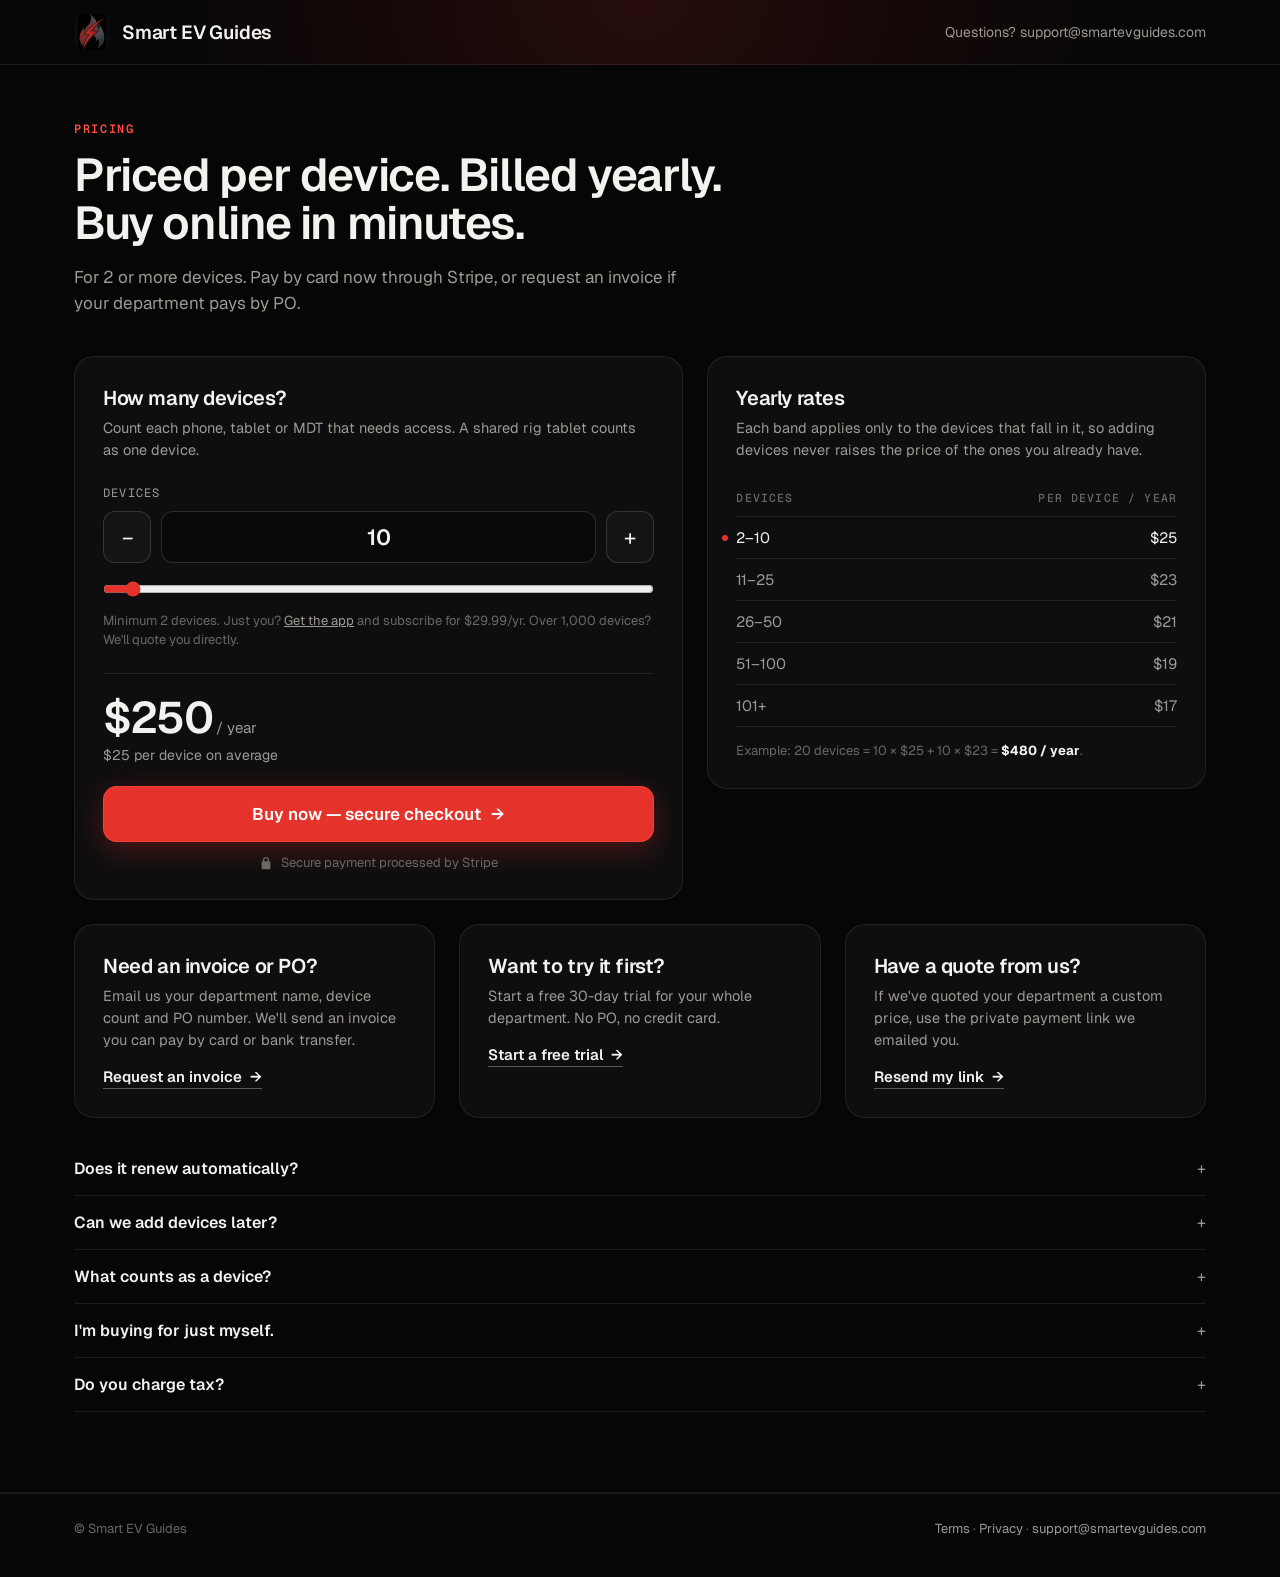
<file: pay.html>
<!DOCTYPE html>
<html lang="en">
<head>
<meta charset="utf-8">
<meta name="viewport" content="width=device-width, initial-scale=1, viewport-fit=cover">
<title>Department License — Smart EV Guides</title>
<!-- UNLISTED: not linked from the site, kept out of search. Send this URL to departments directly.
     Checkout = Stripe Payment Link (live); Stripe redirects back to pay.html?paid=1.
     Rates live in Stripe (price_1UdvD3LLmx5C29mwSsMc44ob); assets/pricing.js only displays them. -->
<meta name="robots" content="noindex,nofollow">
<meta name="referrer" content="strict-origin-when-cross-origin">
<link rel="icon" href="favicon.svg" type="image/svg+xml">
<link rel="apple-touch-icon" href="assets/5c214be88758.png">
<meta name="theme-color" content="#060606">
<meta name="color-scheme" content="dark">
<link rel="preconnect" href="https://fonts.googleapis.com">
<link rel="preconnect" href="https://fonts.gstatic.com" crossorigin>
<link href="https://fonts.googleapis.com/css2?family=Geist:wght@400;500;600;700;800&family=Geist+Mono:wght@400;500;600&display=swap" rel="stylesheet">
<style>
*{box-sizing:border-box}
html,body{margin:0;background:#060606;color:#F4F2EF;font-family:'Geist',system-ui,-apple-system,"Segoe UI",Roboto,sans-serif;-webkit-font-smoothing:antialiased}
body{background:radial-gradient(55% 35% at 50% 0%,rgba(229,50,43,.14),transparent 70%),#060606;min-height:100dvh;overflow-x:hidden}
::selection{background:#E5322B;color:#fff}
.top{border-bottom:1px solid rgba(255,255,255,.08)}
.top div{max-width:1180px;margin:0 auto;padding:14px 24px;display:flex;align-items:center;justify-content:space-between;gap:16px}
.brand{display:flex;align-items:center;gap:12px;text-decoration:none;color:inherit;font-weight:600;font-size:19px;letter-spacing:-.01em;white-space:nowrap}
.brand span{width:36px;height:36px;border-radius:10px;background:#0B0B0B;display:flex;overflow:hidden}
.brand img{width:100%;height:100%;object-fit:contain}
.top a.q{color:#9E9992;text-decoration:none;font-size:14px;white-space:nowrap}
.top a.q:hover{color:#F4F2EF}
footer{border-top:1px solid rgba(255,255,255,.08);color:#6B6762;font-size:13px}
footer div{max-width:1180px;margin:0 auto;padding:26px 24px 40px;display:flex;flex-wrap:wrap;gap:8px 20px;justify-content:space-between}
footer a{color:#9E9992;text-decoration:none}
@media (max-width:520px){.top a.q{display:none}}
</style>
<link rel="stylesheet" href="assets/pricing.css">
<script src="/ph.js" async></script>
</head>
<body>
<header class="top"><div>
  <a class="brand" href="index.html"><span><img src="assets/5c214be88758.png" alt=""></span>Smart EV Guides</a>
  <a class="q" href="mailto:support@smartevguides.com?subject=Department%20license%20question">Questions? support@smartevguides.com</a>
</div></header>
<main>
  <!-- PRICING -->
  <section id="pricing" style="background:#060606; border-bottom:1px solid rgba(255,255,255,0.07);">
    <div style="max-width:1180px; margin:0 auto; padding:56px 24px 80px;">

      <div class="pcard paid" id="paid" aria-live="polite">
        <div class="tick"><svg width="28" height="28" viewBox="0 0 16 16"><path d="M3.5 8.5l3 3L12.5 5" fill="none" stroke="#4CC38A" stroke-width="2" stroke-linecap="round" stroke-linejoin="round"/></svg></div>
        <h3>Payment received. Thank you.</h3>
        <p>Your receipt is on its way by email. We'll send setup instructions for your department within one business day. Questions? <a href="mailto:support@smartevguides.com?subject=Department%20license%20setup">support@smartevguides.com</a></p>
      </div>

      <div style="font-family:'Geist Mono',monospace; font-size:12px; font-weight:600; letter-spacing:0.14em; text-transform:uppercase; color:#FF4B42;">Pricing</div>
      <h2 style="font-family:'Geist',system-ui,sans-serif; font-weight:600; font-size:clamp(30px,4vw,46px); line-height:1.05; letter-spacing:-0.03em; margin:14px 0 0; max-width:720px;">Priced per device. Billed yearly. Buy online in minutes.</h2>
      <p style="font-size:17px; line-height:1.55; color:#9E9992; max-width:620px; margin:16px 0 0;">For 2 or more devices. Pay by card now through Stripe, or request an invoice if your department pays by PO.</p>

      <div class="pgrid">
        <div class="pcard">
          <h3>How many devices?</h3>
          <p class="sub">Count each phone, tablet or MDT that needs access. A shared rig tablet counts as one device.</p>
          <div class="qty">
            <label for="devices">Devices</label>
            <div class="qrow">
              <button class="step" type="button" id="minus" aria-label="One fewer device">−</button>
              <input id="devices" type="number" inputmode="numeric" min="2" max="1000" step="1" value="10" aria-describedby="hint">
              <button class="step" type="button" id="plus" aria-label="One more device">+</button>
            </div>
            <input id="slider" type="range" min="2" max="200" value="10" aria-label="Devices slider">
            <p class="hint" id="hint">Minimum 2 devices. Just you? <a href="index.html#get">Get the app</a> and subscribe for $29.99/yr. Over 1,000 devices? We'll quote you directly.</p>
          </div>
          <div id="priced">
            <div class="total"><span class="amt" id="amt">$250</span> <span class="per">/ year</span></div>
            <div class="avg" id="avg">$25 per device on average</div>
            <ul class="breakdown" id="breakdown"></ul>
            <a class="pbtn" id="checkout" href="https://sevg-checkout.dylan-ginsber.workers.dev/checkout?qty=10">Buy now — secure checkout <span aria-hidden="true">→</span></a>
            <div class="secure"><svg viewBox="0 0 16 16"><path d="M8 1a3.5 3.5 0 0 0-3.5 3.5V6H4a1 1 0 0 0-1 1v7a1 1 0 0 0 1 1h8a1 1 0 0 0 1-1V7a1 1 0 0 0-1-1h-.5V4.5A3.5 3.5 0 0 0 8 1zm2 5H6V4.5a2 2 0 1 1 4 0V6z"/></svg>Secure payment processed by Stripe</div>
                      </div>
          <div id="quote" class="quote">
            <div class="total"><span class="amt">Custom quote</span></div>
            <p class="sub" style="margin-top:12px">For more than 1,000 devices we'll price your department directly, usually within one business day.</p>
            <a class="pbtn" href="mailto:support@smartevguides.com?subject=Department%20license%20quote%20(1000%2B%20devices)">Request a quote <span aria-hidden="true">→</span></a>
          </div>
        </div>

        <div class="pcard">
          <h3>Yearly rates</h3>
          <p class="sub">Each band applies only to the devices that fall in it, so adding devices never raises the price of the ones you already have.</p>
          <table>
            <thead><tr><th>Devices</th><th>Per device / year</th></tr></thead>
            <tbody id="rates"></tbody>
          </table>
          <p class="ex">Example: 20 devices = 10 × $25 + 10 × $23 = <b style="color:#F4F2EF">$480 / year</b>.</p>
        </div>
      </div>

      <div class="other">
        <div class="pcard">
          <h3>Need an invoice or PO?</h3>
          <p class="sub">Email us your department name, device count and PO number. We'll send an invoice you can pay by card or bank transfer.</p>
          <a class="link" href="mailto:support@smartevguides.com?subject=Department%20license%20invoice%20request&amp;body=Department%3A%20%0D%0ADevices%3A%20%0D%0APO%20number%20(if%20any)%3A%20%0D%0ABilling%20contact%3A%20">Request an invoice <span aria-hidden="true">→</span></a>
        </div>
        <div class="pcard">
          <h3>Want to try it first?</h3>
          <p class="sub">Start a free 30-day trial for your whole department. No PO, no credit card.</p>
          <a class="link" href="mailto:support@smartevguides.com?subject=Department%20free%20trial">Start a free trial <span aria-hidden="true">→</span></a>
        </div>
        <div class="pcard">
          <h3>Have a quote from us?</h3>
          <p class="sub">If we've quoted your department a custom price, use the private payment link we emailed you.</p>
          <a class="link" href="mailto:support@smartevguides.com?subject=Resend%20my%20department%20payment%20link">Resend my link <span aria-hidden="true">→</span></a>
        </div>
      </div>

      <div class="faq">
        <details><summary>Does it renew automatically?</summary><p>Yes. The license renews yearly at the same device count. To cancel or change it, email us any time before renewal.</p></details>
        <details><summary>Can we add devices later?</summary><p>Yes. Email us the new count and we'll adjust your subscription, charging only the difference for the rest of the year.</p></details>
        <details><summary>What counts as a device?</summary><p>Each phone, tablet or mobile data terminal (MDT) that signs in. A tablet shared by a whole rig counts once.</p></details>
        <details><summary>I'm buying for just myself.</summary><p>Individuals subscribe inside the app for $29.99/yr. Department licensing starts at 2 devices.</p></details>
        <details><summary>Do you charge tax?</summary><p>Prices are in US dollars. If your department is tax-exempt or needs a tax ID on the receipt, add it at checkout or email us.</p></details>
      </div>
    </div>
  </section>
</main>
<footer><div>
  <span>© Smart EV Guides</span>
  <span><a href="terms.html">Terms</a> · <a href="privacy.html">Privacy</a> · <a href="mailto:support@smartevguides.com">support@smartevguides.com</a></span>
</div></footer>
<script src="assets/pricing.js"></script>
</body>
</html>
</file>
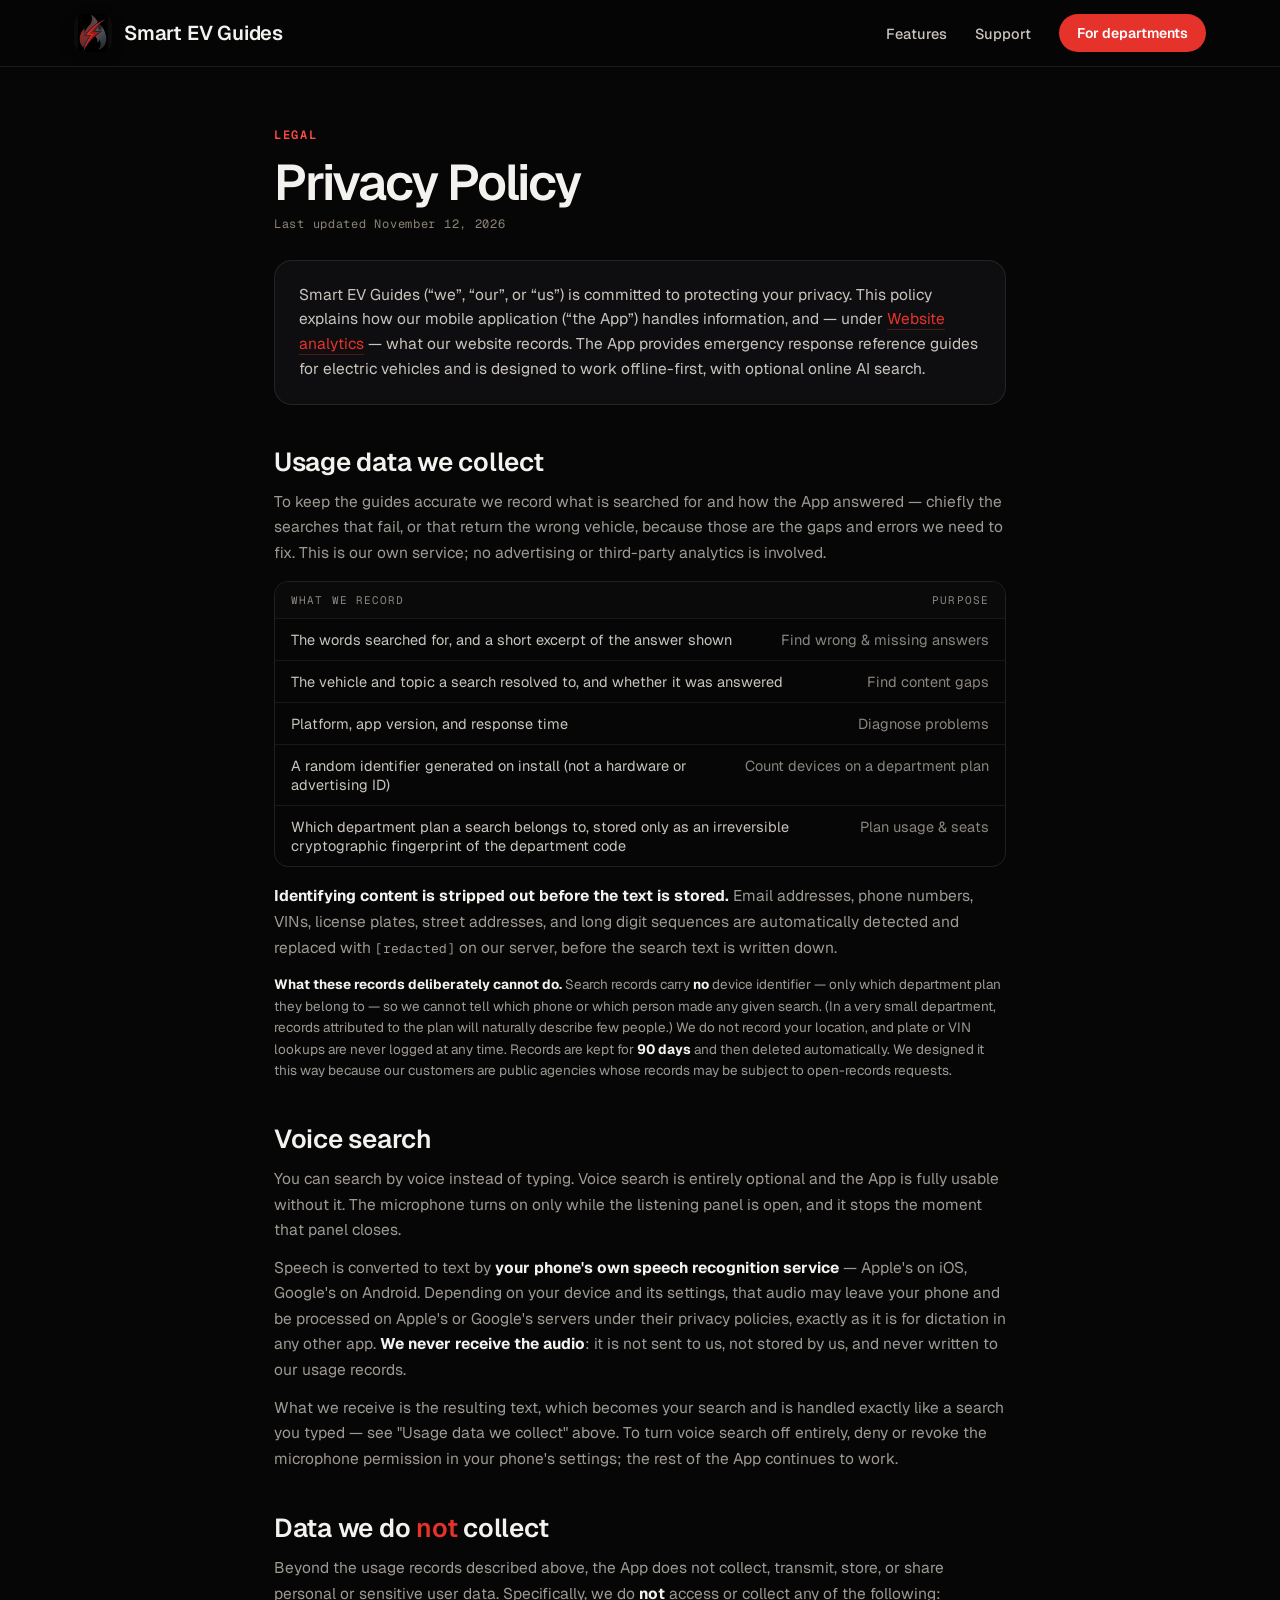
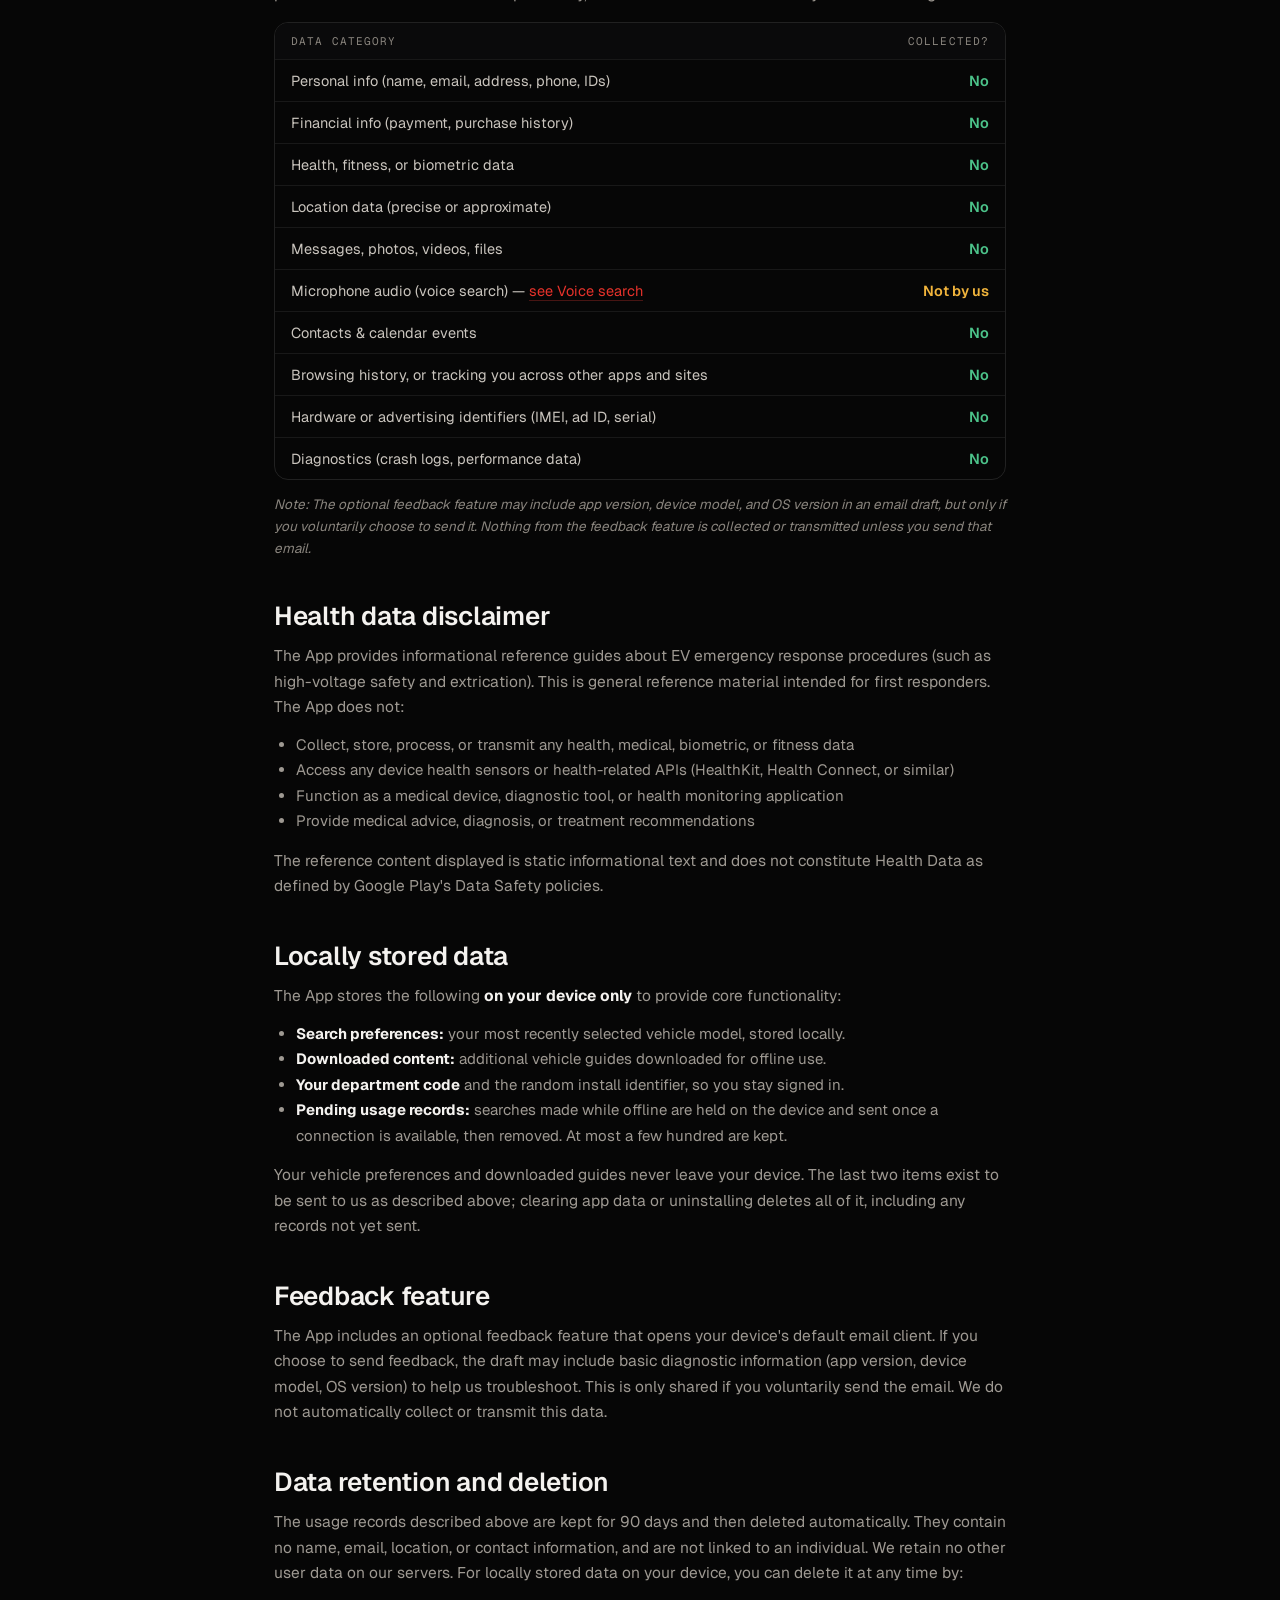
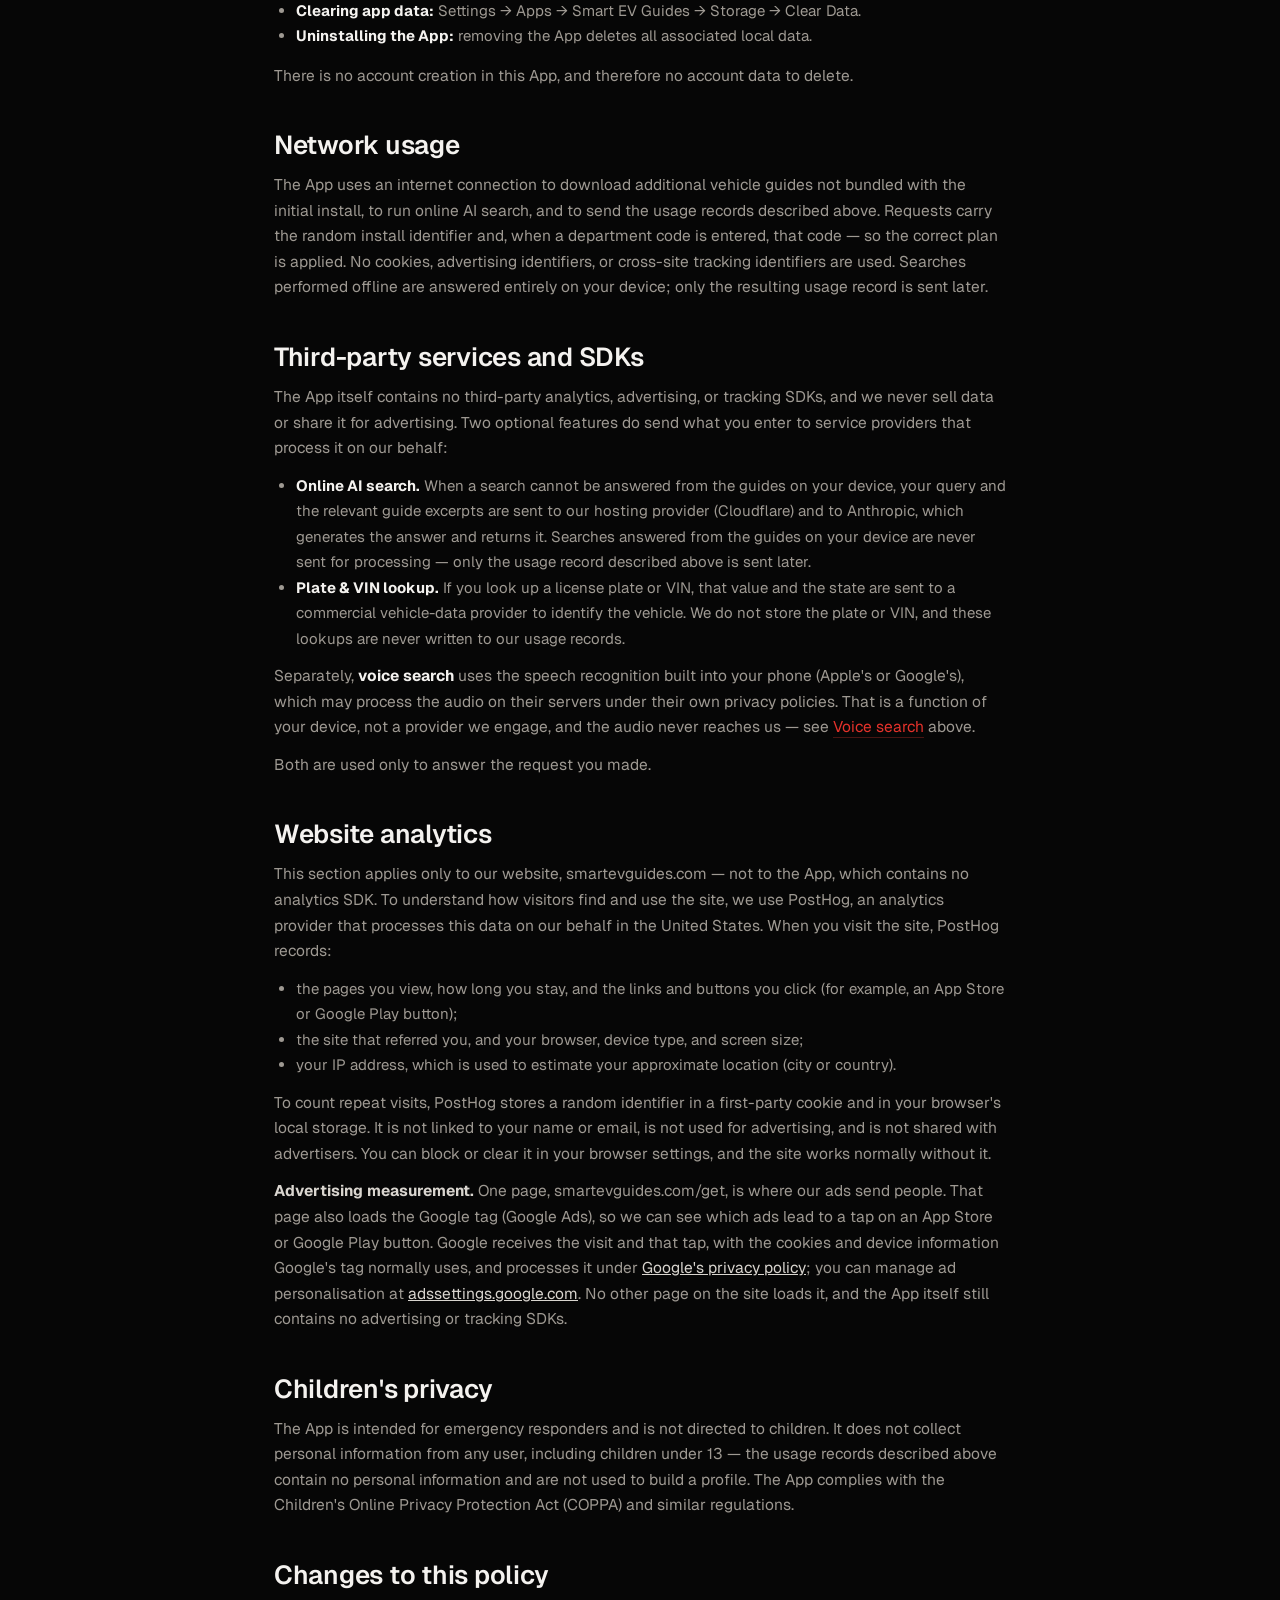
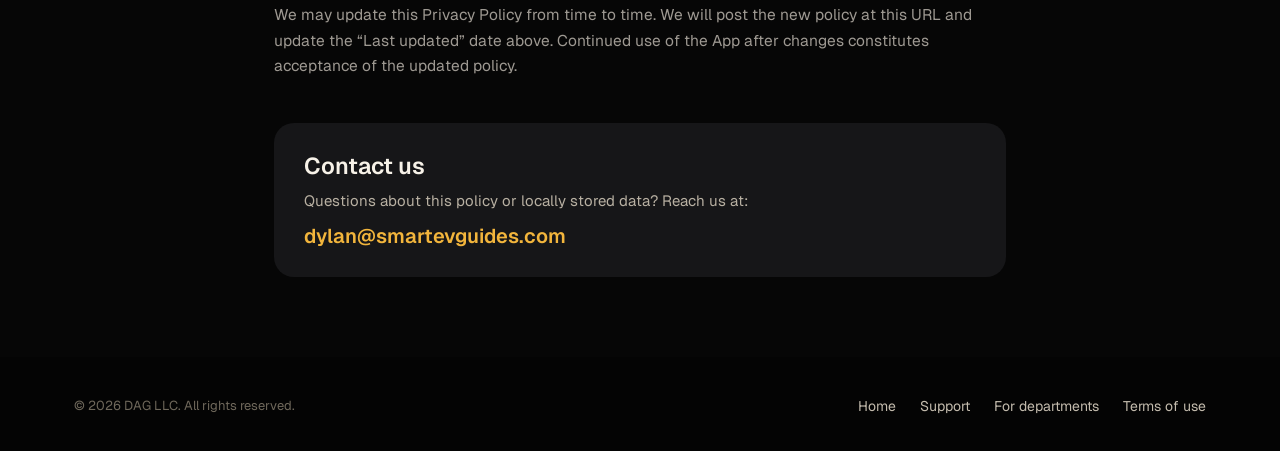
<file: privacy.html>
<!DOCTYPE html>
<html lang="en">
<head>
<meta charset="utf-8">
<meta name="viewport" content="width=device-width, initial-scale=1">
<title>Privacy Policy — Smart EV Guides</title>
<meta name="description" content="Smart EV Guides is offline-first. We record what is searched for to find gaps in our rescue data, with identifying details stripped out and no link to you. Read our full privacy policy.">
<link rel="canonical" href="https://www.smartevguides.com/privacy.html">
<link rel="icon" href="favicon.svg" type="image/svg+xml">
<link rel="apple-touch-icon" href="assets/5c214be88758.png">
<meta name="theme-color" content="#060606">
<meta property="og:type" content="website">
<meta property="og:site_name" content="Smart EV Guides">
<meta property="og:title" content="Privacy Policy — Smart EV Guides">
<meta property="og:description" content="Smart EV Guides is offline-first. We record what is searched for to find gaps in our rescue data, with identifying details stripped out and no link to you. Read our full privacy policy.">
<meta property="og:url" content="https://www.smartevguides.com/privacy.html">
<meta property="og:image" content="https://www.smartevguides.com/assets/5c214be88758.png">
<meta name="twitter:card" content="summary">
<meta name="twitter:title" content="Privacy Policy — Smart EV Guides">
<meta name="twitter:description" content="Smart EV Guides is offline-first. We record what is searched for to find gaps in our rescue data, with identifying details stripped out and no link to you. Read our full privacy policy.">
<meta name="twitter:image" content="https://www.smartevguides.com/assets/5c214be88758.png">
<link rel="preconnect" href="https://fonts.googleapis.com">
<link rel="preconnect" href="https://fonts.gstatic.com" crossorigin>
<link href="https://fonts.googleapis.com/css2?family=Geist:wght@400;500;600;700;800&family=Geist+Mono:wght@400;500;600&display=swap" rel="stylesheet">
<style>
  *{ box-sizing:border-box; }
  body{ margin:0; }
  ::selection{ background:#E5322B; color:#fff; }
  @media (max-width:900px){ .navWide{ display:none !important; } }
</style>
<style>
.hv0:hover{background:#FF4B42 !important}
.hv1:hover{color:#F7F2E8 !important}
.hv2:hover{color:#F7F2E8 !important}
.hv3:hover{color:#F7F2E8 !important}
</style>
<script src="/ph.js" async></script>
</head>
<body>
<div style="font-family:'Geist',system-ui,sans-serif; color:#F4F2EF; background:#060606; min-height:100vh; overflow-x:hidden; -webkit-font-smoothing:antialiased;">
  

  <header style="position:sticky; top:0; z-index:50; background:rgba(6,6,6,0.72); backdrop-filter:blur(14px); -webkit-backdrop-filter:blur(14px); border-bottom:1px solid rgba(255,255,255,0.09);">
    <div style="max-width:1180px; margin:0 auto; padding:14px 24px; display:flex; align-items:center; justify-content:space-between; gap:24px;">
      <a href="index.html" style="display:flex; align-items:center; gap:12px; text-decoration:none; color:inherit;">
        <span style="width:38px; height:38px; border-radius:10px; background:#0B0B0B; display:flex; align-items:center; justify-content:center; overflow:hidden; box-shadow:0 4px 14px rgba(0,0,0,0.22); flex:0 0 auto;">
          <img src="assets/5c214be88758.png" alt="Smart EV Guides" style="width:100%; height:100%; object-fit:contain;">
        </span>
        <span style="font-family:'Geist',system-ui,sans-serif; font-weight:600; font-size:20px; letter-spacing:-0.01em;">Smart EV Guides</span>
      </a>
      <nav style="display:flex; align-items:center; gap:28px;">
        <a href="index.html#features" style="text-decoration:none; color:#C9C4BD; font-size:14.5px; font-weight:500;" class="navWide">Features</a>
        <a href="support.html" style="text-decoration:none; color:#C9C4BD; font-size:14.5px; font-weight:500;" class="navWide">Support</a>
        <a class="hv0" href="departments.html" style="text-decoration:none; background:#E5322B; color:#fff; font-size:14px; font-weight:600; padding:10px 18px; border-radius:999px;">For departments</a>
      </nav>
    </div>
  </header>

  <article style="max-width:780px; margin:0 auto; padding:60px 24px 80px;">
    <div style="font-family:'Geist Mono',monospace; font-size:12px; font-weight:600; letter-spacing:0.14em; text-transform:uppercase; color:#FF4B42;">Legal</div>
    <h1 style="font-family:'Geist',system-ui,sans-serif; font-weight:600; font-size:clamp(32px,4.6vw,50px); line-height:1.05; letter-spacing:-0.045em; margin:14px 0 6px;">Privacy Policy</h1>
    <p style="font-family:'Geist Mono',monospace; font-size:12px; letter-spacing:0.06em; color:#8C8475; margin:0 0 8px;">Last updated November 12, 2026</p>

    <div style="background:#0E0E10; border:1px solid rgba(255,255,255,0.09); border-radius:18px; padding:22px 24px; margin:28px 0 8px;">
      <p style="font-size:15.5px; line-height:1.6; color:#C9C4BD; margin:0;">Smart EV Guides (“we”, “our”, or “us”) is committed to protecting your privacy. This policy explains how our mobile application (“the App”) handles information, and — under <a href="#website-analytics" style="color:#E5322B; text-decoration:none; border-bottom:1px solid rgba(192,50,44,0.35);">Website analytics</a> — what our website records. The App provides emergency response reference guides for electric vehicles and is designed to work offline-first, with optional online AI search.</p>
    </div>

    <h2 style="font-family:'Geist',system-ui,sans-serif; font-weight:600; font-size:26px; letter-spacing:-0.01em; margin:40px 0 10px;">Usage data we collect</h2>
    <p style="font-size:15.5px; line-height:1.65; color:#9E9992; margin:0 0 16px;">To keep the guides accurate we record what is searched for and how the App answered — chiefly the searches that fail, or that return the wrong vehicle, because those are the gaps and errors we need to fix. This is our own service; no advertising or third-party analytics is involved.</p>
    <div style="border:1px solid rgba(255,255,255,0.11); border-radius:14px; overflow:hidden;">
      <div style="display:grid; grid-template-columns:1fr auto; background:#0A0A0B; font-family:'Geist Mono',monospace; font-size:11px; letter-spacing:0.1em; text-transform:uppercase; color:#8A857E;">
        <div style="padding:11px 16px;">What we record</div>
        <div style="padding:11px 16px;">Purpose</div>
      </div>
      <div style="font-size:14.5px; color:#C9C4BD;">
        <div style="display:grid; grid-template-columns:1fr auto; border-top:1px solid rgba(255,255,255,0.07);"><div style="padding:11px 16px;">The words searched for, and a short excerpt of the answer shown</div><div style="padding:11px 16px; color:#8A857E;">Find wrong &amp; missing answers</div></div>
        <div style="display:grid; grid-template-columns:1fr auto; border-top:1px solid rgba(255,255,255,0.07);"><div style="padding:11px 16px;">The vehicle and topic a search resolved to, and whether it was answered</div><div style="padding:11px 16px; color:#8A857E;">Find content gaps</div></div>
        <div style="display:grid; grid-template-columns:1fr auto; border-top:1px solid rgba(255,255,255,0.07);"><div style="padding:11px 16px;">Platform, app version, and response time</div><div style="padding:11px 16px; color:#8A857E;">Diagnose problems</div></div>
        <div style="display:grid; grid-template-columns:1fr auto; border-top:1px solid rgba(255,255,255,0.07);"><div style="padding:11px 16px;">A random identifier generated on install (not a hardware or advertising ID)</div><div style="padding:11px 16px; color:#8A857E;">Count devices on a department plan</div></div>
        <div style="display:grid; grid-template-columns:1fr auto; border-top:1px solid rgba(255,255,255,0.07);"><div style="padding:11px 16px;">Which department plan a search belongs to, stored only as an irreversible cryptographic fingerprint of the department code</div><div style="padding:11px 16px; color:#8A857E;">Plan usage &amp; seats</div></div>
      </div>
    </div>
    <p style="font-size:15.5px; line-height:1.65; color:#9E9992; margin:16px 0 0;"><strong style="color:#F4F2EF;">Identifying content is stripped out before the text is stored.</strong> Email addresses, phone numbers, VINs, license plates, street addresses, and long digit sequences are automatically detected and replaced with <code style="font-family:'Geist Mono',monospace; font-size:13px;">[redacted]</code> on our server, before the search text is written down.</p>
    <p style="font-size:13.5px; line-height:1.6; color:#9E9992; margin:14px 0 0;"><strong style="color:#F4F2EF;">What these records deliberately cannot do.</strong> Search records carry <strong style="color:#F4F2EF;">no</strong> device identifier — only which department plan they belong to — so we cannot tell which phone or which person made any given search. (In a very small department, records attributed to the plan will naturally describe few people.) We do not record your location, and plate or VIN lookups are never logged at any time. Records are kept for <strong style="color:#F4F2EF;">90 days</strong> and then deleted automatically. We designed it this way because our customers are public agencies whose records may be subject to open-records requests.</p>

    <h2 id="voice-search" style="font-family:'Geist',system-ui,sans-serif; font-weight:600; font-size:26px; letter-spacing:-0.01em; margin:40px 0 10px;">Voice search</h2>
    <p style="font-size:15.5px; line-height:1.65; color:#9E9992; margin:0 0 12px;">You can search by voice instead of typing. Voice search is entirely optional and the App is fully usable without it. The microphone turns on only while the listening panel is open, and it stops the moment that panel closes.</p>
    <p style="font-size:15.5px; line-height:1.65; color:#9E9992; margin:0 0 12px;">Speech is converted to text by <strong style="color:#F4F2EF;">your phone's own speech recognition service</strong> — Apple's on iOS, Google's on Android. Depending on your device and its settings, that audio may leave your phone and be processed on Apple's or Google's servers under their privacy policies, exactly as it is for dictation in any other app. <strong style="color:#F4F2EF;">We never receive the audio</strong>: it is not sent to us, not stored by us, and never written to our usage records.</p>
    <p style="font-size:15.5px; line-height:1.65; color:#9E9992; margin:0 0 12px;">What we receive is the resulting text, which becomes your search and is handled exactly like a search you typed — see "Usage data we collect" above. To turn voice search off entirely, deny or revoke the microphone permission in your phone's settings; the rest of the App continues to work.</p>

    <h2 style="font-family:'Geist',system-ui,sans-serif; font-weight:600; font-size:26px; letter-spacing:-0.01em; margin:40px 0 10px;">Data we do <span style="color:#E5322B;">not</span> collect</h2>
    <p style="font-size:15.5px; line-height:1.65; color:#9E9992; margin:0 0 16px;">Beyond the usage records described above, the App does not collect, transmit, store, or share personal or sensitive user data. Specifically, we do <strong style="color:#F4F2EF;">not</strong> access or collect any of the following:</p>
    <div style="border:1px solid rgba(255,255,255,0.11); border-radius:14px; overflow:hidden;">
      <div style="display:grid; grid-template-columns:1fr auto; background:#0A0A0B; font-family:'Geist Mono',monospace; font-size:11px; letter-spacing:0.1em; text-transform:uppercase; color:#8A857E;">
        <div style="padding:11px 16px;">Data category</div>
        <div style="padding:11px 16px;">Collected?</div>
      </div>
      <div style="font-size:14.5px; color:#C9C4BD;">
        <div style="display:grid; grid-template-columns:1fr auto; border-top:1px solid rgba(255,255,255,0.07);"><div style="padding:11px 16px;">Personal info (name, email, address, phone, IDs)</div><div style="padding:11px 16px; color:#4CC38A; font-weight:600;">No</div></div>
        <div style="display:grid; grid-template-columns:1fr auto; border-top:1px solid rgba(255,255,255,0.07);"><div style="padding:11px 16px;">Financial info (payment, purchase history)</div><div style="padding:11px 16px; color:#4CC38A; font-weight:600;">No</div></div>
        <div style="display:grid; grid-template-columns:1fr auto; border-top:1px solid rgba(255,255,255,0.07);"><div style="padding:11px 16px;">Health, fitness, or biometric data</div><div style="padding:11px 16px; color:#4CC38A; font-weight:600;">No</div></div>
        <div style="display:grid; grid-template-columns:1fr auto; border-top:1px solid rgba(255,255,255,0.07);"><div style="padding:11px 16px;">Location data (precise or approximate)</div><div style="padding:11px 16px; color:#4CC38A; font-weight:600;">No</div></div>
        <div style="display:grid; grid-template-columns:1fr auto; border-top:1px solid rgba(255,255,255,0.07);"><div style="padding:11px 16px;">Messages, photos, videos, files</div><div style="padding:11px 16px; color:#4CC38A; font-weight:600;">No</div></div>
        <div style="display:grid; grid-template-columns:1fr auto; border-top:1px solid rgba(255,255,255,0.07);"><div style="padding:11px 16px;">Microphone audio (voice search) — <a href="#voice-search" style="color:#E5322B; text-decoration:none; border-bottom:1px solid rgba(192,50,44,0.35);">see Voice search</a></div><div style="padding:11px 16px; color:#F2B53C; font-weight:600;">Not by us</div></div>
        <div style="display:grid; grid-template-columns:1fr auto; border-top:1px solid rgba(255,255,255,0.07);"><div style="padding:11px 16px;">Contacts &amp; calendar events</div><div style="padding:11px 16px; color:#4CC38A; font-weight:600;">No</div></div>
        <div style="display:grid; grid-template-columns:1fr auto; border-top:1px solid rgba(255,255,255,0.07);"><div style="padding:11px 16px;">Browsing history, or tracking you across other apps and sites</div><div style="padding:11px 16px; color:#4CC38A; font-weight:600;">No</div></div>
        <div style="display:grid; grid-template-columns:1fr auto; border-top:1px solid rgba(255,255,255,0.07);"><div style="padding:11px 16px;">Hardware or advertising identifiers (IMEI, ad ID, serial)</div><div style="padding:11px 16px; color:#4CC38A; font-weight:600;">No</div></div>
                <div style="display:grid; grid-template-columns:1fr auto; border-top:1px solid rgba(255,255,255,0.07);"><div style="padding:11px 16px;">Diagnostics (crash logs, performance data)</div><div style="padding:11px 16px; color:#4CC38A; font-weight:600;">No</div></div>
      </div>
    </div>
    <p style="font-size:13.5px; line-height:1.6; color:#8A857E; margin:14px 0 0; font-style:italic;">Note: The optional feedback feature may include app version, device model, and OS version in an email draft, but only if you voluntarily choose to send it. Nothing from the feedback feature is collected or transmitted unless you send that email.</p>

    <h2 style="font-family:'Geist',system-ui,sans-serif; font-weight:600; font-size:26px; letter-spacing:-0.01em; margin:40px 0 10px;">Health data disclaimer</h2>
    <p style="font-size:15.5px; line-height:1.65; color:#9E9992; margin:0 0 12px;">The App provides informational reference guides about EV emergency response procedures (such as high-voltage safety and extrication). This is general reference material intended for first responders. The App does not:</p>
    <ul style="font-size:15px; line-height:1.7; color:#9E9992; margin:0; padding-left:22px;">
      <li>Collect, store, process, or transmit any health, medical, biometric, or fitness data</li>
      <li>Access any device health sensors or health-related APIs (HealthKit, Health Connect, or similar)</li>
      <li>Function as a medical device, diagnostic tool, or health monitoring application</li>
      <li>Provide medical advice, diagnosis, or treatment recommendations</li>
    </ul>
    <p style="font-size:15.5px; line-height:1.65; color:#9E9992; margin:14px 0 0;">The reference content displayed is static informational text and does not constitute Health Data as defined by Google Play's Data Safety policies.</p>

    <h2 style="font-family:'Geist',system-ui,sans-serif; font-weight:600; font-size:26px; letter-spacing:-0.01em; margin:40px 0 10px;">Locally stored data</h2>
    <p style="font-size:15.5px; line-height:1.65; color:#9E9992; margin:0 0 12px;">The App stores the following <strong style="color:#F4F2EF;">on your device only</strong> to provide core functionality:</p>
    <ul style="font-size:15px; line-height:1.7; color:#9E9992; margin:0; padding-left:22px;">
      <li><strong style="color:#F4F2EF;">Search preferences:</strong> your most recently selected vehicle model, stored locally.</li>
      <li><strong style="color:#F4F2EF;">Downloaded content:</strong> additional vehicle guides downloaded for offline use.</li>
      <li><strong style="color:#F4F2EF;">Your department code</strong> and the random install identifier, so you stay signed in.</li>
      <li><strong style="color:#F4F2EF;">Pending usage records:</strong> searches made while offline are held on the device and sent once a connection is available, then removed. At most a few hundred are kept.</li>
    </ul>
    <p style="font-size:15.5px; line-height:1.65; color:#9E9992; margin:14px 0 0;">Your vehicle preferences and downloaded guides never leave your device. The last two items exist to be sent to us as described above; clearing app data or uninstalling deletes all of it, including any records not yet sent.</p>

    <h2 style="font-family:'Geist',system-ui,sans-serif; font-weight:600; font-size:26px; letter-spacing:-0.01em; margin:40px 0 10px;">Feedback feature</h2>
    <p style="font-size:15.5px; line-height:1.65; color:#9E9992; margin:0;">The App includes an optional feedback feature that opens your device's default email client. If you choose to send feedback, the draft may include basic diagnostic information (app version, device model, OS version) to help us troubleshoot. This is only shared if you voluntarily send the email. We do not automatically collect or transmit this data.</p>

    <h2 style="font-family:'Geist',system-ui,sans-serif; font-weight:600; font-size:26px; letter-spacing:-0.01em; margin:40px 0 10px;">Data retention and deletion</h2>
    <p style="font-size:15.5px; line-height:1.65; color:#9E9992; margin:0 0 12px;">The usage records described above are kept for 90 days and then deleted automatically. They contain no name, email, location, or contact information, and are not linked to an individual. We retain no other user data on our servers. For locally stored data on your device, you can delete it at any time by:</p>
    <ul style="font-size:15px; line-height:1.7; color:#9E9992; margin:0; padding-left:22px;">
      <li><strong style="color:#F4F2EF;">Clearing app data:</strong> Settings → Apps → Smart EV Guides → Storage → Clear Data.</li>
      <li><strong style="color:#F4F2EF;">Uninstalling the App:</strong> removing the App deletes all associated local data.</li>
    </ul>
    <p style="font-size:15.5px; line-height:1.65; color:#9E9992; margin:14px 0 0;">There is no account creation in this App, and therefore no account data to delete.</p>

    <h2 style="font-family:'Geist',system-ui,sans-serif; font-weight:600; font-size:26px; letter-spacing:-0.01em; margin:40px 0 10px;">Network usage</h2>
    <p style="font-size:15.5px; line-height:1.65; color:#9E9992; margin:0;">The App uses an internet connection to download additional vehicle guides not bundled with the initial install, to run online AI search, and to send the usage records described above. Requests carry the random install identifier and, when a department code is entered, that code — so the correct plan is applied. No cookies, advertising identifiers, or cross-site tracking identifiers are used. Searches performed offline are answered entirely on your device; only the resulting usage record is sent later.</p>

    <h2 style="font-family:'Geist',system-ui,sans-serif; font-weight:600; font-size:26px; letter-spacing:-0.01em; margin:40px 0 10px;">Third-party services and SDKs</h2>
    <p style="font-size:15.5px; line-height:1.65; color:#9E9992; margin:0 0 12px;">The App itself contains no third-party analytics, advertising, or tracking SDKs, and we never sell data or share it for advertising. Two optional features do send what you enter to service providers that process it on our behalf:</p>
    <ul style="font-size:15px; line-height:1.7; color:#9E9992; margin:0 0 12px; padding-left:22px;">
      <li><strong style="color:#F4F2EF;">Online AI search.</strong> When a search cannot be answered from the guides on your device, your query and the relevant guide excerpts are sent to our hosting provider (Cloudflare) and to Anthropic, which generates the answer and returns it. Searches answered from the guides on your device are never sent for processing — only the usage record described above is sent later.</li>
      <li><strong style="color:#F4F2EF;">Plate &amp; VIN lookup.</strong> If you look up a license plate or VIN, that value and the state are sent to a commercial vehicle-data provider to identify the vehicle. We do not store the plate or VIN, and these lookups are never written to our usage records.</li>
    </ul>
    <p style="font-size:15.5px; line-height:1.65; color:#9E9992; margin:0 0 12px;">Separately, <strong style="color:#F4F2EF;">voice search</strong> uses the speech recognition built into your phone (Apple's or Google's), which may process the audio on their servers under their own privacy policies. That is a function of your device, not a provider we engage, and the audio never reaches us — see <a href="#voice-search" style="color:#E5322B; text-decoration:none; border-bottom:1px solid rgba(192,50,44,0.35);">Voice search</a> above.</p>
    <p style="font-size:15.5px; line-height:1.65; color:#9E9992; margin:0;">Both are used only to answer the request you made.</p>

    <h2 id="website-analytics" style="font-family:'Geist',system-ui,sans-serif; font-weight:600; font-size:26px; letter-spacing:-0.01em; margin:40px 0 10px;">Website analytics</h2>
    <p style="font-size:15.5px; line-height:1.65; color:#9E9992; margin:0 0 12px;">This section applies only to our website, smartevguides.com — not to the App, which contains no analytics SDK. To understand how visitors find and use the site, we use PostHog, an analytics provider that processes this data on our behalf in the United States. When you visit the site, PostHog records:</p>
    <ul style="font-size:15px; line-height:1.7; color:#9E9992; margin:0 0 12px; padding-left:22px;">
      <li>the pages you view, how long you stay, and the links and buttons you click (for example, an App Store or Google Play button);</li>
      <li>the site that referred you, and your browser, device type, and screen size;</li>
      <li>your IP address, which is used to estimate your approximate location (city or country).</li>
    </ul>
    <p style="font-size:15.5px; line-height:1.65; color:#9E9992; margin:0;">To count repeat visits, PostHog stores a random identifier in a first-party cookie and in your browser's local storage. It is not linked to your name or email, is not used for advertising, and is not shared with advertisers. You can block or clear it in your browser settings, and the site works normally without it.</p>
    <p style="font-size:15.5px; line-height:1.65; color:#9E9992; margin:12px 0 0;"><b style="color:#d9d5cf;">Advertising measurement.</b> One page, smartevguides.com/get, is where our ads send people. That page also loads the Google tag (Google Ads), so we can see which ads lead to a tap on an App Store or Google Play button. Google receives the visit and that tap, with the cookies and device information Google's tag normally uses, and processes it under <a href="https://policies.google.com/privacy" style="color:#d9d5cf;">Google's privacy policy</a>; you can manage ad personalisation at <a href="https://adssettings.google.com" style="color:#d9d5cf;">adssettings.google.com</a>. No other page on the site loads it, and the App itself still contains no advertising or tracking SDKs.</p>

    <h2 style="font-family:'Geist',system-ui,sans-serif; font-weight:600; font-size:26px; letter-spacing:-0.01em; margin:40px 0 10px;">Children's privacy</h2>
    <p style="font-size:15.5px; line-height:1.65; color:#9E9992; margin:0;">The App is intended for emergency responders and is not directed to children. It does not collect personal information from any user, including children under 13 — the usage records described above contain no personal information and are not used to build a profile. The App complies with the Children's Online Privacy Protection Act (COPPA) and similar regulations.</p>

    <h2 style="font-family:'Geist',system-ui,sans-serif; font-weight:600; font-size:26px; letter-spacing:-0.01em; margin:40px 0 10px;">Changes to this policy</h2>
    <p style="font-size:15.5px; line-height:1.65; color:#9E9992; margin:0;">We may update this Privacy Policy from time to time. We will post the new policy at this URL and update the “Last updated” date above. Continued use of the App after changes constitutes acceptance of the updated policy.</p>

    <div style="background:#161618; border-radius:20px; padding:28px 30px; margin-top:44px; color:#EDE6D6;">
      <h2 style="font-family:'Geist',system-ui,sans-serif; font-weight:600; font-size:23px; margin:0 0 8px; color:#F7F2E8;">Contact us</h2>
      <p style="font-size:15px; line-height:1.6; color:#B8B0A2; margin:0 0 10px;">Questions about this policy or locally stored data? Reach us at:</p>
      <a href="mailto:dylan@smartevguides.com" style="font-family:'Geist',system-ui,sans-serif; font-weight:600; font-size:20px; color:#F2B53C; text-decoration:none;">dylan@smartevguides.com</a>
    </div>
  </article>

  <footer style="background:#040404; color:#A59C8C;">
    <div style="max-width:1180px; margin:0 auto; padding:40px 24px 36px; display:flex; flex-wrap:wrap; justify-content:space-between; gap:18px; align-items:center;">
      <span style="font-size:13px; color:#6F685B;">© 2026 DAG LLC. All rights reserved.</span>
      <div style="display:flex; gap:24px; flex-wrap:wrap; font-size:14px;">
        <a class="hv1" href="index.html" style="text-decoration:none; color:#C3BBAD;">Home</a>
        <a class="hv2" href="support.html" style="text-decoration:none; color:#C3BBAD;">Support</a>
        <a class="hv3" href="departments.html" style="text-decoration:none; color:#C3BBAD;">For departments</a>
        <a class="hv3" href="terms.html" style="text-decoration:none; color:#C3BBAD;">Terms of use</a>
      </div>
    </div>
  </footer>

</div>
</body>
</html>
</file>
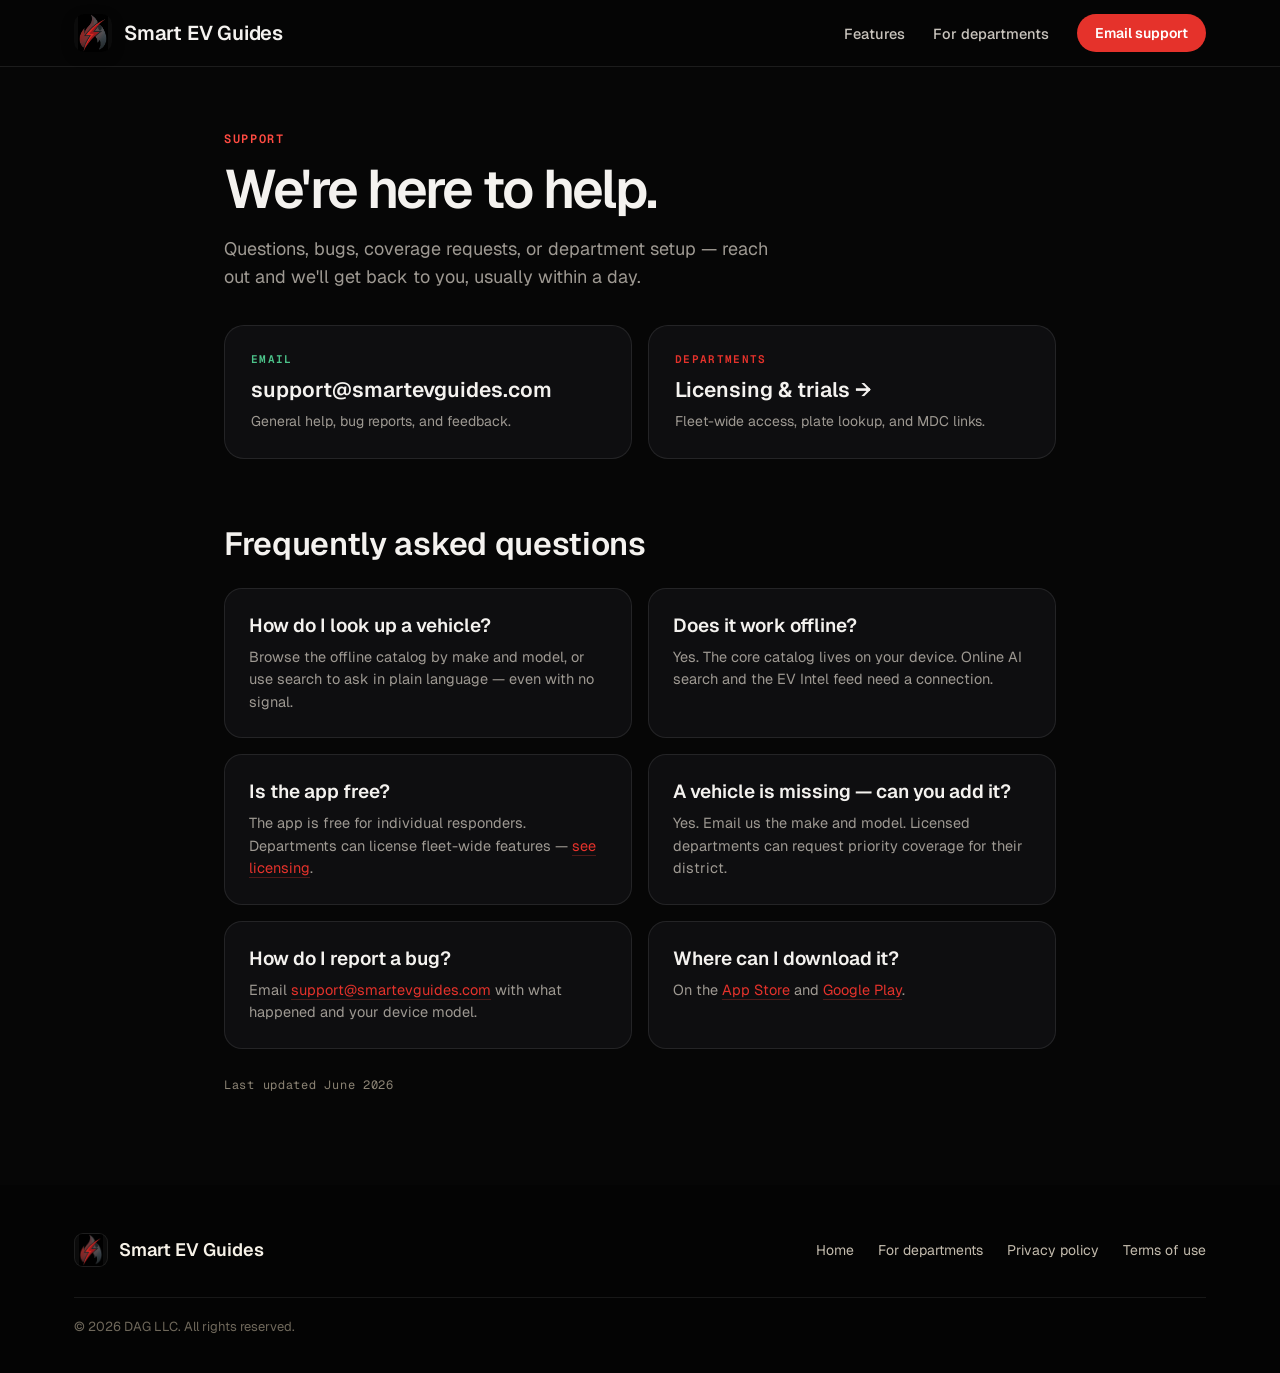
<file: support.html>
<!DOCTYPE html>
<html lang="en">
<head>
<meta charset="utf-8">
<meta name="viewport" content="width=device-width, initial-scale=1">
<title>Support — Smart EV Guides</title>
<meta name="description" content="Get help with Smart EV Guides — bug reports, coverage requests, FAQs, and department setup. We usually respond within a day.">
<link rel="canonical" href="https://www.smartevguides.com/support.html">
<link rel="icon" href="favicon.svg" type="image/svg+xml">
<link rel="apple-touch-icon" href="assets/5c214be88758.png">
<meta name="theme-color" content="#060606">
<meta property="og:type" content="website">
<meta property="og:site_name" content="Smart EV Guides">
<meta property="og:title" content="Support — Smart EV Guides">
<meta property="og:description" content="Get help with Smart EV Guides — bug reports, coverage requests, FAQs, and department setup. We usually respond within a day.">
<meta property="og:url" content="https://www.smartevguides.com/support.html">
<meta property="og:image" content="https://www.smartevguides.com/assets/5c214be88758.png">
<meta name="twitter:card" content="summary">
<meta name="twitter:title" content="Support — Smart EV Guides">
<meta name="twitter:description" content="Get help with Smart EV Guides — bug reports, coverage requests, FAQs, and department setup. We usually respond within a day.">
<meta name="twitter:image" content="https://www.smartevguides.com/assets/5c214be88758.png">
<link rel="preconnect" href="https://fonts.googleapis.com">
<link rel="preconnect" href="https://fonts.gstatic.com" crossorigin>
<link href="https://fonts.googleapis.com/css2?family=Geist:wght@400;500;600;700;800&family=Geist+Mono:wght@400;500;600&display=swap" rel="stylesheet">
<style>
  *{ box-sizing:border-box; }
  body{ margin:0; }
  ::selection{ background:#E5322B; color:#fff; }
  @media (max-width:900px){ .navWide{ display:none !important; } .footRow{ flex-direction:column !important; } }
  @media (max-width:680px){ .faqGrid{ grid-template-columns:1fr !important; } }
</style>
<style>
.hv0:hover{background:#FF4B42 !important}
.hv1:hover{color:#F7F2E8 !important}
.hv2:hover{color:#F7F2E8 !important}
.hv3:hover{color:#F7F2E8 !important}
</style>
<script src="/ph.js" async></script>
</head>
<body>
<div style="font-family:'Geist',system-ui,sans-serif; color:#F4F2EF; background:#060606; min-height:100vh; overflow-x:hidden; -webkit-font-smoothing:antialiased;">
  

  <header style="position:sticky; top:0; z-index:50; background:rgba(6,6,6,0.72); backdrop-filter:blur(14px); -webkit-backdrop-filter:blur(14px); border-bottom:1px solid rgba(255,255,255,0.09);">
    <div style="max-width:1180px; margin:0 auto; padding:14px 24px; display:flex; align-items:center; justify-content:space-between; gap:24px;">
      <a href="index.html" style="display:flex; align-items:center; gap:12px; text-decoration:none; color:inherit;">
        <span style="width:38px; height:38px; border-radius:10px; background:#0B0B0B; display:flex; align-items:center; justify-content:center; overflow:hidden; box-shadow:0 4px 14px rgba(0,0,0,0.22); flex:0 0 auto;">
          <img src="assets/5c214be88758.png" alt="Smart EV Guides" style="width:100%; height:100%; object-fit:contain;">
        </span>
        <span style="font-family:'Geist',system-ui,sans-serif; font-weight:600; font-size:20px; letter-spacing:-0.01em;">Smart EV Guides</span>
      </a>
      <nav style="display:flex; align-items:center; gap:28px;">
        <a href="index.html#features" style="text-decoration:none; color:#C9C4BD; font-size:14.5px; font-weight:500;" class="navWide">Features</a>
        <a href="departments.html" style="text-decoration:none; color:#C9C4BD; font-size:14.5px; font-weight:500;" class="navWide">For departments</a>
        <a class="hv0" href="mailto:support@smartevguides.com" style="text-decoration:none; background:#E5322B; color:#fff; font-size:14px; font-weight:600; padding:10px 18px; border-radius:999px;">Email support</a>
      </nav>
    </div>
  </header>

  <section style="max-width:880px; margin:0 auto; padding:64px 24px 24px;">
    <div style="font-family:'Geist Mono',monospace; font-size:12px; font-weight:600; letter-spacing:0.14em; text-transform:uppercase; color:#FF4B42;">Support</div>
    <h1 style="font-family:'Geist',system-ui,sans-serif; font-weight:600; font-size:clamp(34px,5vw,54px); line-height:1.04; letter-spacing:-0.045em; margin:14px 0 0;">We're here to help.</h1>
    <p style="font-size:18px; line-height:1.55; color:#9E9992; max-width:560px; margin:18px 0 0;">Questions, bugs, coverage requests, or department setup — reach out and we'll get back to you, usually within a day.</p>

    <div style="display:flex; flex-wrap:wrap; gap:16px; margin-top:34px;">
      <div style="flex:1 1 240px; background:#0E0E10; border:1px solid rgba(255,255,255,0.09); border-radius:20px; padding:26px;">
        <div style="font-family:'Geist Mono',monospace; font-size:11px; font-weight:600; letter-spacing:0.12em; text-transform:uppercase; color:#4CC38A;">Email</div>
        <a href="mailto:support@smartevguides.com" style="display:block; font-family:'Geist',system-ui,sans-serif; font-weight:600; font-size:21px; margin:10px 0 8px; color:#F4F2EF; text-decoration:none;">support@smartevguides.com</a>
        <p style="font-size:14px; line-height:1.5; color:#9E9992; margin:0;">General help, bug reports, and feedback.</p>
      </div>
      <div style="flex:1 1 240px; background:#0E0E10; border:1px solid rgba(255,255,255,0.09); border-radius:20px; padding:26px;">
        <div style="font-family:'Geist Mono',monospace; font-size:11px; font-weight:600; letter-spacing:0.12em; text-transform:uppercase; color:#E5322B;">Departments</div>
        <a href="departments.html" style="display:block; font-family:'Geist',system-ui,sans-serif; font-weight:600; font-size:21px; margin:10px 0 8px; color:#F4F2EF; text-decoration:none;">Licensing &amp; trials →</a>
        <p style="font-size:14px; line-height:1.5; color:#9E9992; margin:0;">Fleet-wide access, plate lookup, and MDC links.</p>
      </div>
    </div>
  </section>

  <section style="max-width:880px; margin:0 auto; padding:40px 24px 80px;">
    <h2 style="font-family:'Geist',system-ui,sans-serif; font-weight:600; font-size:clamp(24px,3vw,32px); letter-spacing:-0.01em; margin:0 0 24px;">Frequently asked questions</h2>
    <div style="display:grid; grid-template-columns:1fr 1fr; gap:16px;" class="faqGrid">
      <div style="background:#0E0E10; border:1px solid rgba(255,255,255,0.09); border-radius:18px; padding:24px;">
        <h3 style="font-family:'Geist',system-ui,sans-serif; font-weight:600; font-size:19px; margin:0 0 8px;">How do I look up a vehicle?</h3>
        <p style="font-size:14.5px; line-height:1.55; color:#9E9992; margin:0;">Browse the offline catalog by make and model, or use search to ask in plain language — even with no signal.</p>
      </div>
      <div style="background:#0E0E10; border:1px solid rgba(255,255,255,0.09); border-radius:18px; padding:24px;">
        <h3 style="font-family:'Geist',system-ui,sans-serif; font-weight:600; font-size:19px; margin:0 0 8px;">Does it work offline?</h3>
        <p style="font-size:14.5px; line-height:1.55; color:#9E9992; margin:0;">Yes. The core catalog lives on your device. Online AI search and the EV Intel feed need a connection.</p>
      </div>
      <div style="background:#0E0E10; border:1px solid rgba(255,255,255,0.09); border-radius:18px; padding:24px;">
        <h3 style="font-family:'Geist',system-ui,sans-serif; font-weight:600; font-size:19px; margin:0 0 8px;">Is the app free?</h3>
        <p style="font-size:14.5px; line-height:1.55; color:#9E9992; margin:0;">The app is free for individual responders. Departments can license fleet-wide features — <a href="departments.html" style="color:#E5322B; text-decoration:none; border-bottom:1px solid rgba(192,50,44,0.35);">see licensing</a>.</p>
      </div>
      <div style="background:#0E0E10; border:1px solid rgba(255,255,255,0.09); border-radius:18px; padding:24px;">
        <h3 style="font-family:'Geist',system-ui,sans-serif; font-weight:600; font-size:19px; margin:0 0 8px;">A vehicle is missing — can you add it?</h3>
        <p style="font-size:14.5px; line-height:1.55; color:#9E9992; margin:0;">Yes. Email us the make and model. Licensed departments can request priority coverage for their district.</p>
      </div>
      <div style="background:#0E0E10; border:1px solid rgba(255,255,255,0.09); border-radius:18px; padding:24px;">
        <h3 style="font-family:'Geist',system-ui,sans-serif; font-weight:600; font-size:19px; margin:0 0 8px;">How do I report a bug?</h3>
        <p style="font-size:14.5px; line-height:1.55; color:#9E9992; margin:0;">Email <a href="mailto:support@smartevguides.com" style="color:#E5322B; text-decoration:none; border-bottom:1px solid rgba(192,50,44,0.35);">support@smartevguides.com</a> with what happened and your device model.</p>
      </div>
      <div style="background:#0E0E10; border:1px solid rgba(255,255,255,0.09); border-radius:18px; padding:24px;">
        <h3 style="font-family:'Geist',system-ui,sans-serif; font-weight:600; font-size:19px; margin:0 0 8px;">Where can I download it?</h3>
        <p style="font-size:14.5px; line-height:1.55; color:#9E9992; margin:0;">On the <a href="https://apps.apple.com/us/app/smart-ev-guides/id6755702439" target="_blank" rel="noreferrer" style="color:#E5322B; text-decoration:none; border-bottom:1px solid rgba(192,50,44,0.35);">App Store</a> and <a href="https://play.google.com/store/apps/details?id=dg.smartev" target="_blank" rel="noreferrer" style="color:#E5322B; text-decoration:none; border-bottom:1px solid rgba(192,50,44,0.35);">Google Play</a>.</p>
      </div>
    </div>
    <p style="font-family:'Geist Mono',monospace; font-size:12px; letter-spacing:0.06em; color:#8C8475; margin-top:28px;">Last updated June 2026</p>
  </section>

  <footer style="background:#040404; color:#A59C8C;">
    <div style="max-width:1180px; margin:0 auto; padding:48px 24px 38px;">
      <div style="display:flex; flex-wrap:wrap; justify-content:space-between; gap:24px; align-items:center;" class="footRow">
        <div style="display:flex; align-items:center; gap:11px;">
          <span style="width:34px; height:34px; border-radius:9px; background:#0B0B0B; display:flex; align-items:center; justify-content:center; overflow:hidden; border:1px solid rgba(255,255,255,0.08);">
            <img src="assets/5c214be88758.png" alt="Smart EV Guides" style="width:100%; height:100%; object-fit:contain;">
          </span>
          <span style="font-family:'Geist',system-ui,sans-serif; font-weight:600; font-size:18px; color:#F7F2E8;">Smart EV Guides</span>
        </div>
        <div style="display:flex; gap:24px; flex-wrap:wrap; font-size:14px;">
          <a class="hv1" href="index.html" style="text-decoration:none; color:#C3BBAD;">Home</a>
          <a class="hv2" href="departments.html" style="text-decoration:none; color:#C3BBAD;">For departments</a>
          <a class="hv3" href="privacy.html" style="text-decoration:none; color:#C3BBAD;">Privacy policy</a>
          <a class="hv3" href="terms.html" style="text-decoration:none; color:#C3BBAD;">Terms of use</a>
        </div>
      </div>
      <div style="margin-top:30px; padding-top:20px; border-top:1px solid rgba(255,255,255,0.08); font-size:13px; color:#6F685B;">© 2026 DAG LLC. All rights reserved.</div>
    </div>
  </footer>

</div>
</body>
</html>
</file>
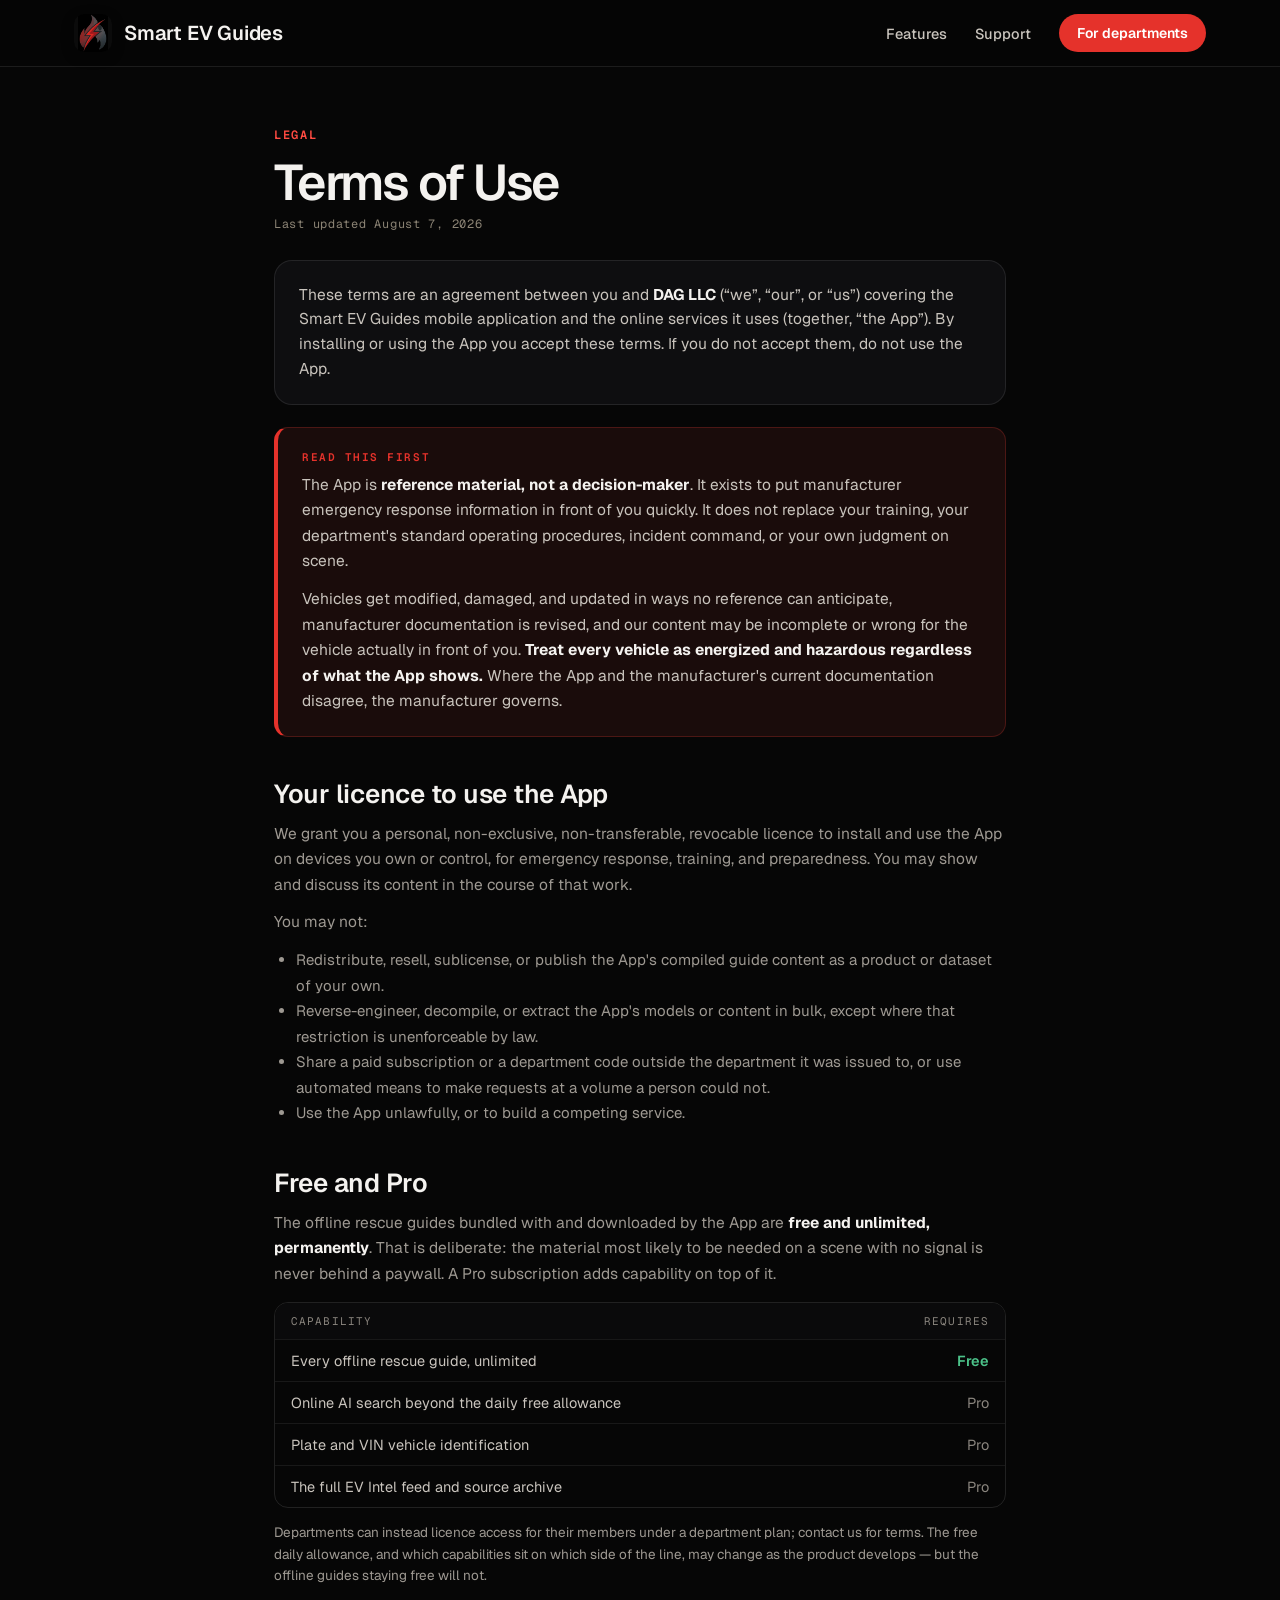
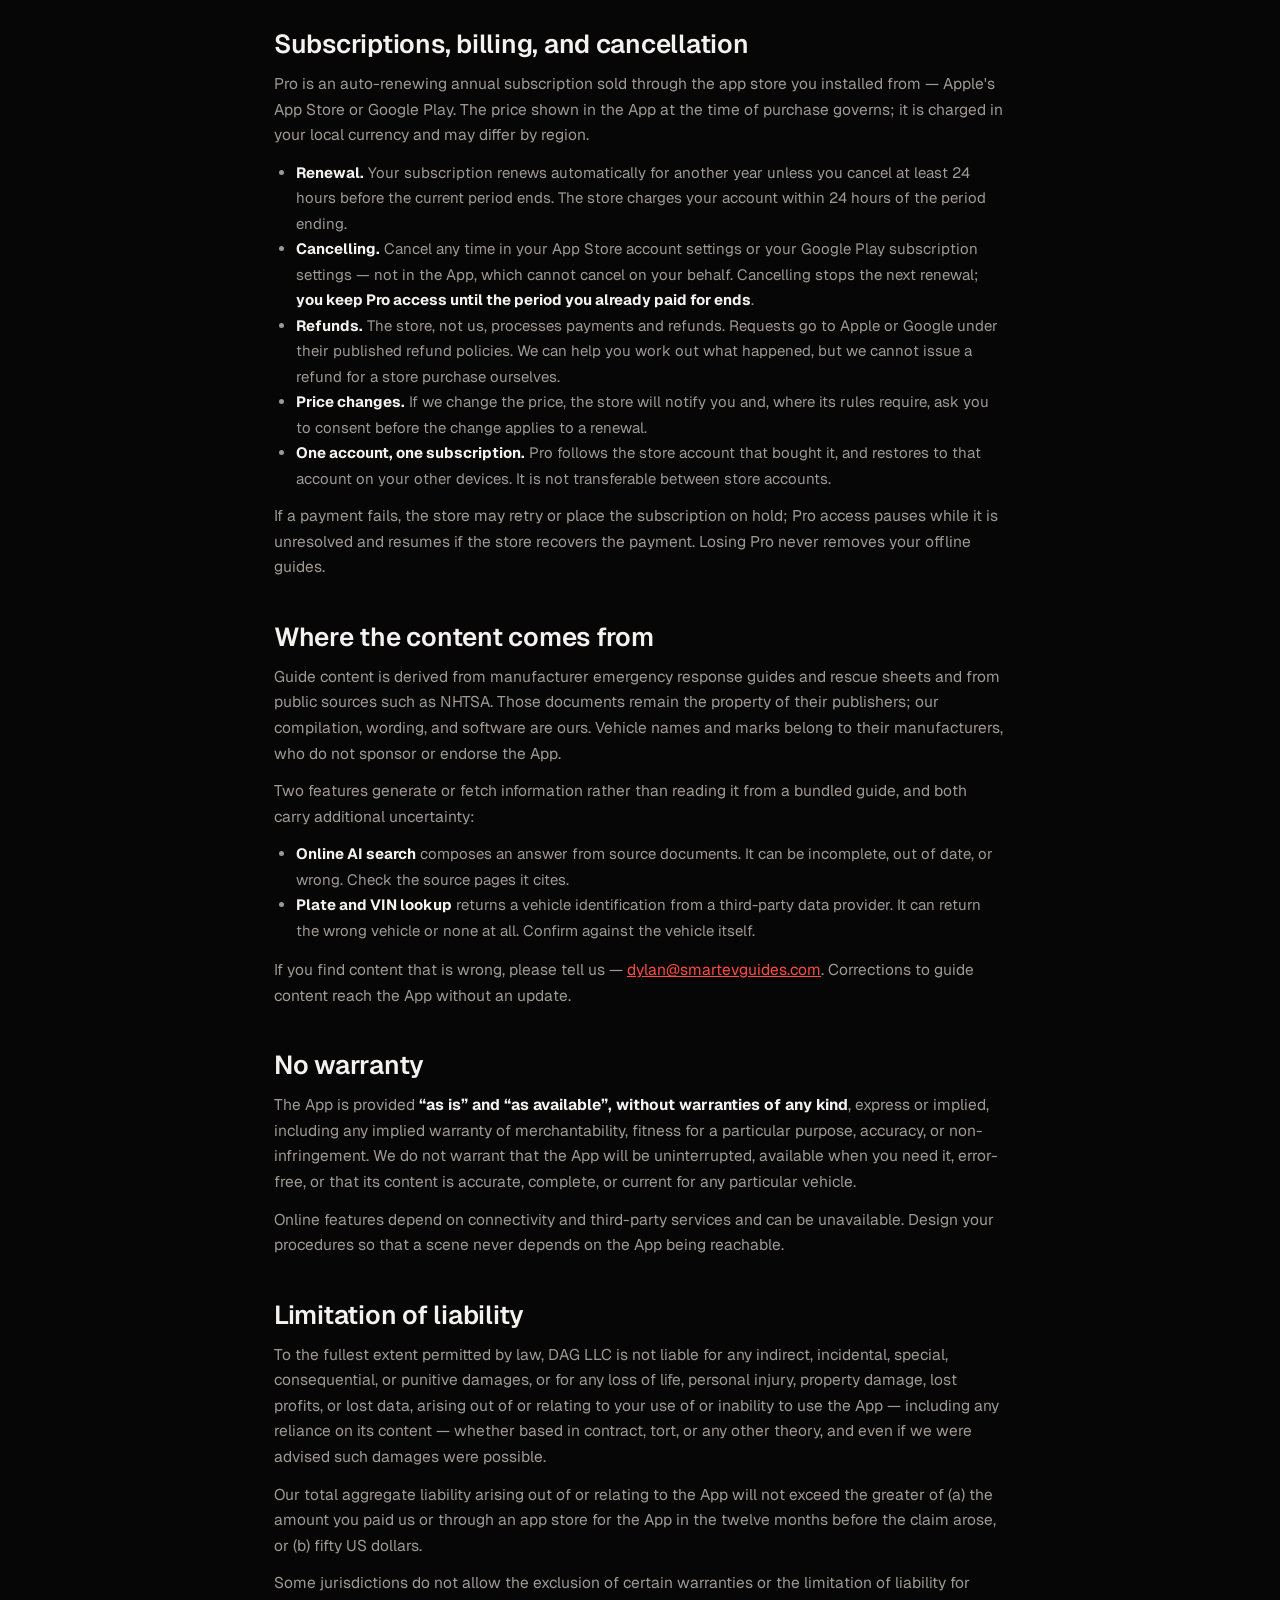
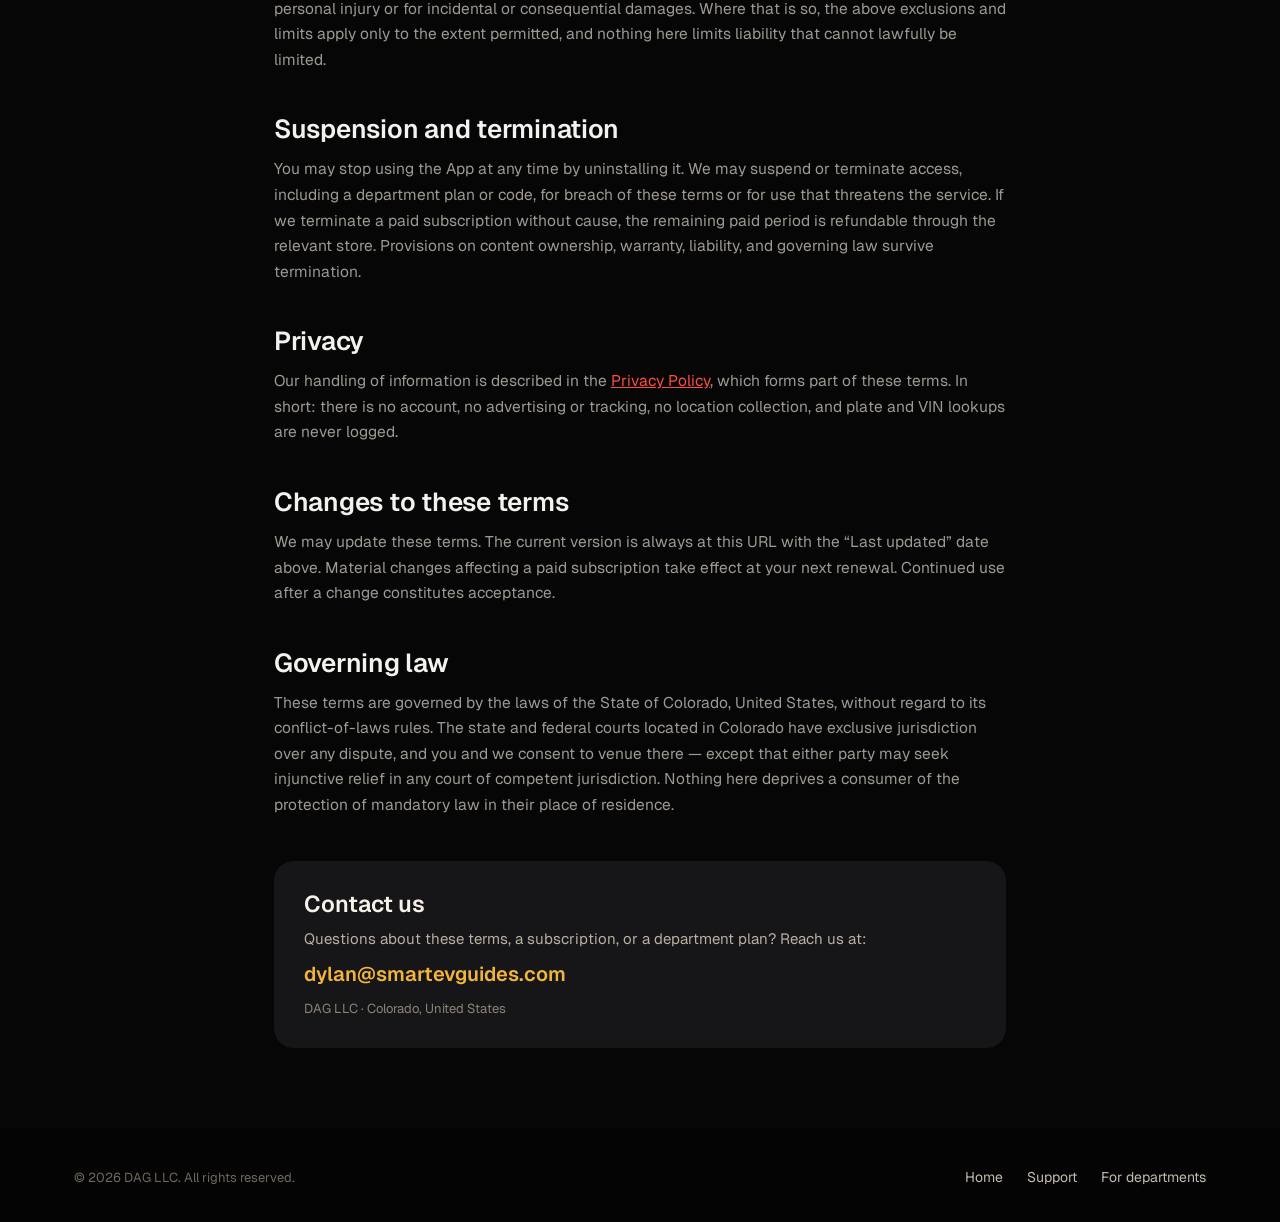
<file: terms.html>
<!DOCTYPE html>
<html lang="en">
<head>
<meta charset="utf-8">
<meta name="viewport" content="width=device-width, initial-scale=1">
<title>Terms of Use — Smart EV Guides</title>
<meta name="description" content="The terms governing use of the Smart EV Guides app, including subscription billing, and the limits of what emergency reference material can be relied on to do.">
<link rel="canonical" href="https://www.smartevguides.com/terms.html">
<link rel="icon" href="favicon.svg" type="image/svg+xml">
<link rel="apple-touch-icon" href="assets/5c214be88758.png">
<meta name="theme-color" content="#060606">
<meta property="og:type" content="website">
<meta property="og:site_name" content="Smart EV Guides">
<meta property="og:title" content="Terms of Use — Smart EV Guides">
<meta property="og:description" content="The terms governing use of the Smart EV Guides app, including subscription billing, and the limits of what emergency reference material can be relied on to do.">
<meta property="og:url" content="https://www.smartevguides.com/terms.html">
<meta property="og:image" content="https://www.smartevguides.com/assets/5c214be88758.png">
<meta name="twitter:card" content="summary">
<meta name="twitter:title" content="Terms of Use — Smart EV Guides">
<meta name="twitter:description" content="The terms governing use of the Smart EV Guides app, including subscription billing, and the limits of what emergency reference material can be relied on to do.">
<meta name="twitter:image" content="https://www.smartevguides.com/assets/5c214be88758.png">
<link rel="preconnect" href="https://fonts.googleapis.com">
<link rel="preconnect" href="https://fonts.gstatic.com" crossorigin>
<link href="https://fonts.googleapis.com/css2?family=Geist:wght@400;500;600;700;800&family=Geist+Mono:wght@400;500;600&display=swap" rel="stylesheet">
<style>
  *{ box-sizing:border-box; }
  body{ margin:0; }
  ::selection{ background:#E5322B; color:#fff; }
  @media (max-width:900px){ .navWide{ display:none !important; } }
</style>
<style>
.hv0:hover{background:#FF4B42 !important}
.hv1:hover{color:#F7F2E8 !important}
.hv2:hover{color:#F7F2E8 !important}
.hv3:hover{color:#F7F2E8 !important}
</style>
<script src="/ph.js" async></script>
</head>
<body>
<div style="font-family:'Geist',system-ui,sans-serif; color:#F4F2EF; background:#060606; min-height:100vh; overflow-x:hidden; -webkit-font-smoothing:antialiased;">

  <header style="position:sticky; top:0; z-index:50; background:rgba(6,6,6,0.72); backdrop-filter:blur(14px); -webkit-backdrop-filter:blur(14px); border-bottom:1px solid rgba(255,255,255,0.09);">
    <div style="max-width:1180px; margin:0 auto; padding:14px 24px; display:flex; align-items:center; justify-content:space-between; gap:24px;">
      <a href="index.html" style="display:flex; align-items:center; gap:12px; text-decoration:none; color:inherit;">
        <span style="width:38px; height:38px; border-radius:10px; background:#0B0B0B; display:flex; align-items:center; justify-content:center; overflow:hidden; box-shadow:0 4px 14px rgba(0,0,0,0.22); flex:0 0 auto;">
          <img src="assets/5c214be88758.png" alt="Smart EV Guides" style="width:100%; height:100%; object-fit:contain;">
        </span>
        <span style="font-family:'Geist',system-ui,sans-serif; font-weight:600; font-size:20px; letter-spacing:-0.01em;">Smart EV Guides</span>
      </a>
      <nav style="display:flex; align-items:center; gap:28px;">
        <a href="index.html#features" style="text-decoration:none; color:#C9C4BD; font-size:14.5px; font-weight:500;" class="navWide">Features</a>
        <a href="support.html" style="text-decoration:none; color:#C9C4BD; font-size:14.5px; font-weight:500;" class="navWide">Support</a>
        <a class="hv0" href="departments.html" style="text-decoration:none; background:#E5322B; color:#fff; font-size:14px; font-weight:600; padding:10px 18px; border-radius:999px;">For departments</a>
      </nav>
    </div>
  </header>

  <article style="max-width:780px; margin:0 auto; padding:60px 24px 80px;">
    <div style="font-family:'Geist Mono',monospace; font-size:12px; font-weight:600; letter-spacing:0.14em; text-transform:uppercase; color:#FF4B42;">Legal</div>
    <h1 style="font-family:'Geist',system-ui,sans-serif; font-weight:600; font-size:clamp(32px,4.6vw,50px); line-height:1.05; letter-spacing:-0.045em; margin:14px 0 6px;">Terms of Use</h1>
    <p style="font-family:'Geist Mono',monospace; font-size:12px; letter-spacing:0.06em; color:#8C8475; margin:0 0 8px;">Last updated August 7, 2026</p>

    <div style="background:#0E0E10; border:1px solid rgba(255,255,255,0.09); border-radius:18px; padding:22px 24px; margin:28px 0 8px;">
      <p style="font-size:15.5px; line-height:1.6; color:#C9C4BD; margin:0;">These terms are an agreement between you and <strong style="color:#F4F2EF;">DAG LLC</strong> (“we”, “our”, or “us”) covering the Smart EV Guides mobile application and the online services it uses (together, “the App”). By installing or using the App you accept these terms. If you do not accept them, do not use the App.</p>
    </div>

    <div style="background:#1a0c0b; border:1px solid rgba(192,50,44,0.30); border-left:4px solid #E5322B; border-radius:14px; padding:22px 24px; margin:22px 0 8px;">
      <div style="font-family:'Geist Mono',monospace; font-size:11px; font-weight:600; letter-spacing:0.14em; text-transform:uppercase; color:#E5322B; margin:0 0 8px;">Read this first</div>
      <p style="font-size:15.5px; line-height:1.65; color:#C9C4BD; margin:0 0 12px;">The App is <strong style="color:#F4F2EF;">reference material, not a decision-maker</strong>. It exists to put manufacturer emergency response information in front of you quickly. It does not replace your training, your department's standard operating procedures, incident command, or your own judgment on scene.</p>
      <p style="font-size:15.5px; line-height:1.65; color:#C9C4BD; margin:0;">Vehicles get modified, damaged, and updated in ways no reference can anticipate, manufacturer documentation is revised, and our content may be incomplete or wrong for the vehicle actually in front of you. <strong style="color:#F4F2EF;">Treat every vehicle as energized and hazardous regardless of what the App shows.</strong> Where the App and the manufacturer's current documentation disagree, the manufacturer governs.</p>
    </div>

    <h2 style="font-family:'Geist',system-ui,sans-serif; font-weight:600; font-size:26px; letter-spacing:-0.01em; margin:40px 0 10px;">Your licence to use the App</h2>
    <p style="font-size:15.5px; line-height:1.65; color:#9E9992; margin:0 0 12px;">We grant you a personal, non-exclusive, non-transferable, revocable licence to install and use the App on devices you own or control, for emergency response, training, and preparedness. You may show and discuss its content in the course of that work.</p>
    <p style="font-size:15.5px; line-height:1.65; color:#9E9992; margin:0 0 12px;">You may not:</p>
    <ul style="font-size:15px; line-height:1.7; color:#9E9992; margin:0; padding-left:22px;">
      <li>Redistribute, resell, sublicense, or publish the App's compiled guide content as a product or dataset of your own.</li>
      <li>Reverse-engineer, decompile, or extract the App's models or content in bulk, except where that restriction is unenforceable by law.</li>
      <li>Share a paid subscription or a department code outside the department it was issued to, or use automated means to make requests at a volume a person could not.</li>
      <li>Use the App unlawfully, or to build a competing service.</li>
    </ul>

    <h2 style="font-family:'Geist',system-ui,sans-serif; font-weight:600; font-size:26px; letter-spacing:-0.01em; margin:40px 0 10px;">Free and Pro</h2>
    <p style="font-size:15.5px; line-height:1.65; color:#9E9992; margin:0 0 16px;">The offline rescue guides bundled with and downloaded by the App are <strong style="color:#F4F2EF;">free and unlimited, permanently</strong>. That is deliberate: the material most likely to be needed on a scene with no signal is never behind a paywall. A Pro subscription adds capability on top of it.</p>
    <div style="border:1px solid rgba(255,255,255,0.11); border-radius:14px; overflow:hidden;">
      <div style="display:grid; grid-template-columns:1fr auto; background:#0A0A0B; font-family:'Geist Mono',monospace; font-size:11px; letter-spacing:0.1em; text-transform:uppercase; color:#8A857E;">
        <div style="padding:11px 16px;">Capability</div>
        <div style="padding:11px 16px;">Requires</div>
      </div>
      <div style="font-size:14.5px; color:#C9C4BD;">
        <div style="display:grid; grid-template-columns:1fr auto; border-top:1px solid rgba(255,255,255,0.07);"><div style="padding:11px 16px;">Every offline rescue guide, unlimited</div><div style="padding:11px 16px; color:#4CC38A; font-weight:600;">Free</div></div>
        <div style="display:grid; grid-template-columns:1fr auto; border-top:1px solid rgba(255,255,255,0.07);"><div style="padding:11px 16px;">Online AI search beyond the daily free allowance</div><div style="padding:11px 16px; color:#8A857E;">Pro</div></div>
        <div style="display:grid; grid-template-columns:1fr auto; border-top:1px solid rgba(255,255,255,0.07);"><div style="padding:11px 16px;">Plate and VIN vehicle identification</div><div style="padding:11px 16px; color:#8A857E;">Pro</div></div>
        <div style="display:grid; grid-template-columns:1fr auto; border-top:1px solid rgba(255,255,255,0.07);"><div style="padding:11px 16px;">The full EV Intel feed and source archive</div><div style="padding:11px 16px; color:#8A857E;">Pro</div></div>
      </div>
    </div>
    <p style="font-size:13.5px; line-height:1.6; color:#9E9992; margin:14px 0 0;">Departments can instead licence access for their members under a department plan; contact us for terms. The free daily allowance, and which capabilities sit on which side of the line, may change as the product develops — but the offline guides staying free will not.</p>

    <h2 style="font-family:'Geist',system-ui,sans-serif; font-weight:600; font-size:26px; letter-spacing:-0.01em; margin:40px 0 10px;">Subscriptions, billing, and cancellation</h2>
    <p style="font-size:15.5px; line-height:1.65; color:#9E9992; margin:0 0 12px;">Pro is an auto-renewing annual subscription sold through the app store you installed from — Apple's App Store or Google Play. The price shown in the App at the time of purchase governs; it is charged in your local currency and may differ by region.</p>
    <ul style="font-size:15px; line-height:1.7; color:#9E9992; margin:0 0 12px; padding-left:22px;">
      <li><strong style="color:#F4F2EF;">Renewal.</strong> Your subscription renews automatically for another year unless you cancel at least 24 hours before the current period ends. The store charges your account within 24 hours of the period ending.</li>
      <li><strong style="color:#F4F2EF;">Cancelling.</strong> Cancel any time in your App Store account settings or your Google Play subscription settings — not in the App, which cannot cancel on your behalf. Cancelling stops the next renewal; <strong style="color:#F4F2EF;">you keep Pro access until the period you already paid for ends</strong>.</li>
      <li><strong style="color:#F4F2EF;">Refunds.</strong> The store, not us, processes payments and refunds. Requests go to Apple or Google under their published refund policies. We can help you work out what happened, but we cannot issue a refund for a store purchase ourselves.</li>
      <li><strong style="color:#F4F2EF;">Price changes.</strong> If we change the price, the store will notify you and, where its rules require, ask you to consent before the change applies to a renewal.</li>
      <li><strong style="color:#F4F2EF;">One account, one subscription.</strong> Pro follows the store account that bought it, and restores to that account on your other devices. It is not transferable between store accounts.</li>
    </ul>
    <p style="font-size:15.5px; line-height:1.65; color:#9E9992; margin:0;">If a payment fails, the store may retry or place the subscription on hold; Pro access pauses while it is unresolved and resumes if the store recovers the payment. Losing Pro never removes your offline guides.</p>

    <h2 style="font-family:'Geist',system-ui,sans-serif; font-weight:600; font-size:26px; letter-spacing:-0.01em; margin:40px 0 10px;">Where the content comes from</h2>
    <p style="font-size:15.5px; line-height:1.65; color:#9E9992; margin:0 0 12px;">Guide content is derived from manufacturer emergency response guides and rescue sheets and from public sources such as NHTSA. Those documents remain the property of their publishers; our compilation, wording, and software are ours. Vehicle names and marks belong to their manufacturers, who do not sponsor or endorse the App.</p>
    <p style="font-size:15.5px; line-height:1.65; color:#9E9992; margin:0 0 12px;">Two features generate or fetch information rather than reading it from a bundled guide, and both carry additional uncertainty:</p>
    <ul style="font-size:15px; line-height:1.7; color:#9E9992; margin:0; padding-left:22px;">
      <li><strong style="color:#F4F2EF;">Online AI search</strong> composes an answer from source documents. It can be incomplete, out of date, or wrong. Check the source pages it cites.</li>
      <li><strong style="color:#F4F2EF;">Plate and VIN lookup</strong> returns a vehicle identification from a third-party data provider. It can return the wrong vehicle or none at all. Confirm against the vehicle itself.</li>
    </ul>
    <p style="font-size:15.5px; line-height:1.65; color:#9E9992; margin:14px 0 0;">If you find content that is wrong, please tell us — <a href="mailto:dylan@smartevguides.com" style="color:#FF4B42;">dylan@smartevguides.com</a>. Corrections to guide content reach the App without an update.</p>

    <h2 style="font-family:'Geist',system-ui,sans-serif; font-weight:600; font-size:26px; letter-spacing:-0.01em; margin:40px 0 10px;">No warranty</h2>
    <p style="font-size:15.5px; line-height:1.65; color:#9E9992; margin:0 0 12px;">The App is provided <strong style="color:#F4F2EF;">“as is” and “as available”, without warranties of any kind</strong>, express or implied, including any implied warranty of merchantability, fitness for a particular purpose, accuracy, or non-infringement. We do not warrant that the App will be uninterrupted, available when you need it, error-free, or that its content is accurate, complete, or current for any particular vehicle.</p>
    <p style="font-size:15.5px; line-height:1.65; color:#9E9992; margin:0;">Online features depend on connectivity and third-party services and can be unavailable. Design your procedures so that a scene never depends on the App being reachable.</p>

    <h2 style="font-family:'Geist',system-ui,sans-serif; font-weight:600; font-size:26px; letter-spacing:-0.01em; margin:40px 0 10px;">Limitation of liability</h2>
    <p style="font-size:15.5px; line-height:1.65; color:#9E9992; margin:0 0 12px;">To the fullest extent permitted by law, DAG LLC is not liable for any indirect, incidental, special, consequential, or punitive damages, or for any loss of life, personal injury, property damage, lost profits, or lost data, arising out of or relating to your use of or inability to use the App — including any reliance on its content — whether based in contract, tort, or any other theory, and even if we were advised such damages were possible.</p>
    <p style="font-size:15.5px; line-height:1.65; color:#9E9992; margin:0 0 12px;">Our total aggregate liability arising out of or relating to the App will not exceed the greater of (a) the amount you paid us or through an app store for the App in the twelve months before the claim arose, or (b) fifty US dollars.</p>
    <p style="font-size:15.5px; line-height:1.65; color:#9E9992; margin:0;">Some jurisdictions do not allow the exclusion of certain warranties or the limitation of liability for personal injury or for incidental or consequential damages. Where that is so, the above exclusions and limits apply only to the extent permitted, and nothing here limits liability that cannot lawfully be limited.</p>

    <h2 style="font-family:'Geist',system-ui,sans-serif; font-weight:600; font-size:26px; letter-spacing:-0.01em; margin:40px 0 10px;">Suspension and termination</h2>
    <p style="font-size:15.5px; line-height:1.65; color:#9E9992; margin:0;">You may stop using the App at any time by uninstalling it. We may suspend or terminate access, including a department plan or code, for breach of these terms or for use that threatens the service. If we terminate a paid subscription without cause, the remaining paid period is refundable through the relevant store. Provisions on content ownership, warranty, liability, and governing law survive termination.</p>

    <h2 style="font-family:'Geist',system-ui,sans-serif; font-weight:600; font-size:26px; letter-spacing:-0.01em; margin:40px 0 10px;">Privacy</h2>
    <p style="font-size:15.5px; line-height:1.65; color:#9E9992; margin:0;">Our handling of information is described in the <a href="privacy.html" style="color:#FF4B42;">Privacy Policy</a>, which forms part of these terms. In short: there is no account, no advertising or tracking, no location collection, and plate and VIN lookups are never logged.</p>

    <h2 style="font-family:'Geist',system-ui,sans-serif; font-weight:600; font-size:26px; letter-spacing:-0.01em; margin:40px 0 10px;">Changes to these terms</h2>
    <p style="font-size:15.5px; line-height:1.65; color:#9E9992; margin:0;">We may update these terms. The current version is always at this URL with the “Last updated” date above. Material changes affecting a paid subscription take effect at your next renewal. Continued use after a change constitutes acceptance.</p>

    <h2 style="font-family:'Geist',system-ui,sans-serif; font-weight:600; font-size:26px; letter-spacing:-0.01em; margin:40px 0 10px;">Governing law</h2>
    <p style="font-size:15.5px; line-height:1.65; color:#9E9992; margin:0;">These terms are governed by the laws of the State of Colorado, United States, without regard to its conflict-of-laws rules. The state and federal courts located in Colorado have exclusive jurisdiction over any dispute, and you and we consent to venue there — except that either party may seek injunctive relief in any court of competent jurisdiction. Nothing here deprives a consumer of the protection of mandatory law in their place of residence.</p>

    <div style="background:#161618; border-radius:20px; padding:28px 30px; margin-top:44px; color:#EDE6D6;">
      <h2 style="font-family:'Geist',system-ui,sans-serif; font-weight:600; font-size:23px; margin:0 0 8px; color:#F7F2E8;">Contact us</h2>
      <p style="font-size:15px; line-height:1.6; color:#B8B0A2; margin:0 0 10px;">Questions about these terms, a subscription, or a department plan? Reach us at:</p>
      <a href="mailto:dylan@smartevguides.com" style="font-family:'Geist',system-ui,sans-serif; font-weight:600; font-size:20px; color:#F2B53C; text-decoration:none;">dylan@smartevguides.com</a>
      <p style="font-size:13px; line-height:1.6; color:#8C8475; margin:12px 0 0;">DAG LLC · Colorado, United States</p>
    </div>
  </article>

  <footer style="background:#040404; color:#A59C8C;">
    <div style="max-width:1180px; margin:0 auto; padding:40px 24px 36px; display:flex; flex-wrap:wrap; justify-content:space-between; gap:18px; align-items:center;">
      <span style="font-size:13px; color:#6F685B;">© 2026 DAG LLC. All rights reserved.</span>
      <div style="display:flex; gap:24px; flex-wrap:wrap; font-size:14px;">
        <a class="hv1" href="index.html" style="text-decoration:none; color:#C3BBAD;">Home</a>
        <a class="hv2" href="support.html" style="text-decoration:none; color:#C3BBAD;">Support</a>
        <a class="hv3" href="departments.html" style="text-decoration:none; color:#C3BBAD;">For departments</a>
      </div>
    </div>
  </footer>

</div>
</body>
</html>
</file>
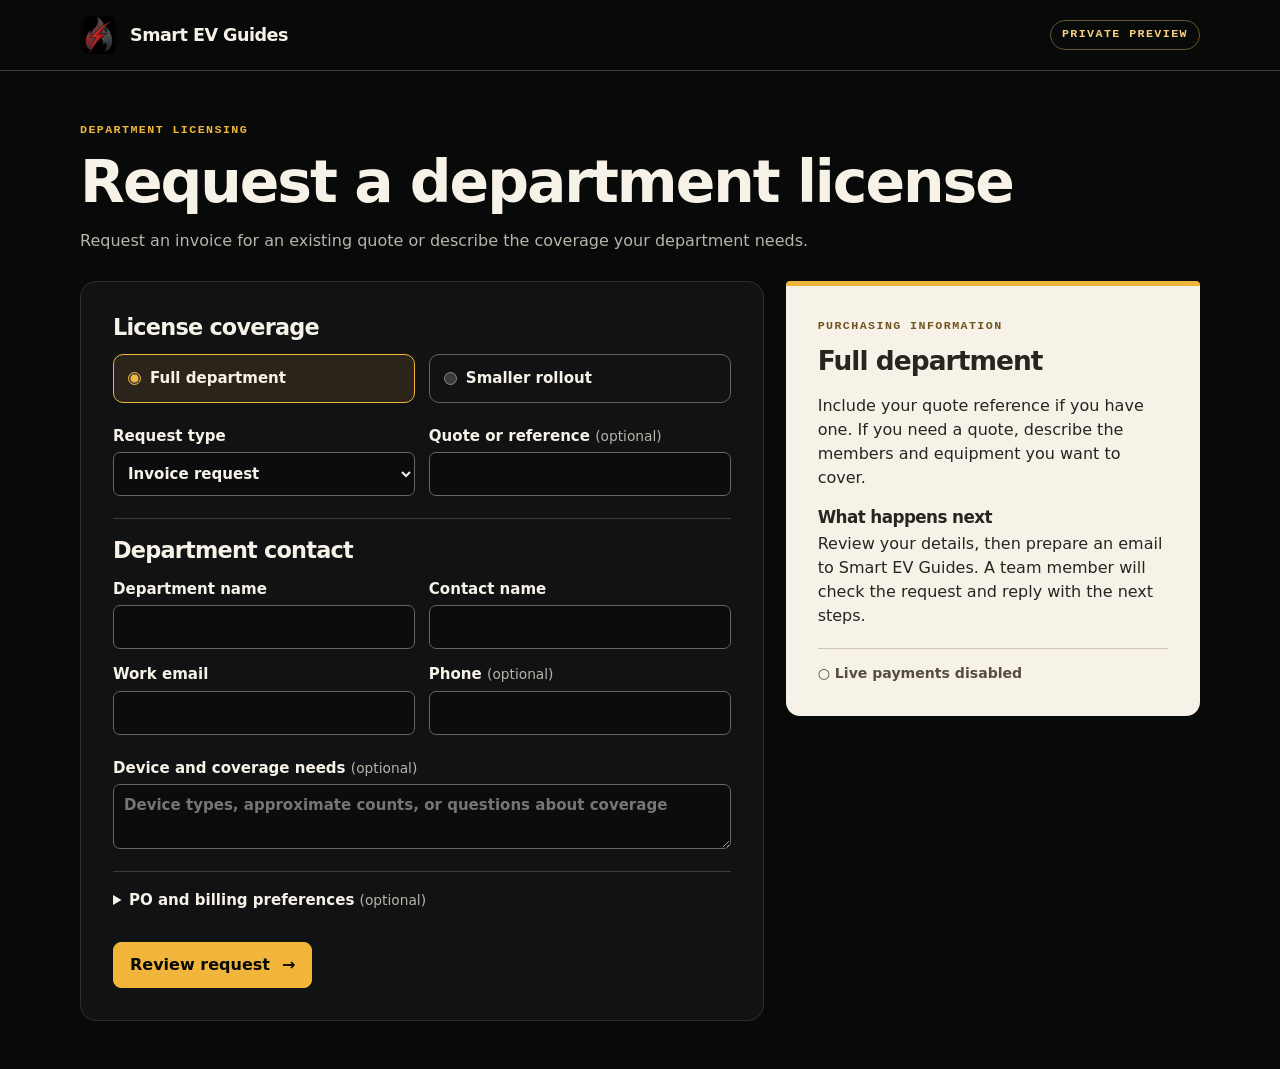
<file: payment page/purchase.html>
<!doctype html>
<html lang="en">
<head>
  <meta charset="utf-8">
  <meta name="viewport" content="width=device-width, initial-scale=1">
  <meta name="robots" content="noindex,nofollow">
  <meta name="referrer" content="no-referrer">
  <meta http-equiv="Content-Security-Policy" content="form-action 'none'; connect-src 'none'; base-uri 'none'">
  <title>Department license request · Smart EV Guides</title>
  <link rel="icon" href="favicon.svg">
  <link rel="stylesheet" href="assets/purchase/purchase.css">
  <script defer src="assets/purchase/purchase-config.js"></script>
  <script defer src="assets/purchase/purchase.js"></script>
</head>
<body>
  <a class="skip" href="#main">Skip to request</a>
  <header class="masthead"><div class="wrap bar">
    <div class="brand"><img src="assets/5c214be88758.png" width="38" height="38" alt="">Smart EV Guides</div>
    <span class="badge">Private preview</span>
  </div></header>
  <main id="main" class="wrap">
    <header class="intro">
      <p class="eyebrow">Department licensing</p>
      <h1 id="title" tabindex="-1">Request a department license</h1>
      <p id="lead">Request an invoice for an existing quote or describe the coverage your department needs.</p>
    </header>
    <noscript>Enable JavaScript to prepare and review your request locally.</noscript>
    <div class="layout" id="app" hidden>
      <aside class="paper" aria-labelledby="brief-title">
        <p class="eyebrow" id="brief-label"></p>
        <h2 id="brief-title"></h2>
        <div id="brief-body"></div>
        <p class="payment"><span aria-hidden="true">○</span> Live payments disabled</p>
      </aside>
      <div class="panel">
        <form id="request" novalidate>
          <fieldset><legend>License coverage</legend>
            <div class="choices">
              <label><input type="radio" name="scope" value="Full department" checked> Full department</label>
              <label><input type="radio" name="scope" value="Smaller rollout"> Smaller rollout</label>
            </div>
          </fieldset>
          <div class="fields section">
            <label id="kind-row">Request type<select id="kind"><option>Invoice request</option><option>Quote request</option></select></label>
            <label id="quantity-row" hidden>Desired license quantity <small>(optional)</small><input id="quantity" type="number" inputmode="numeric" min="1" step="1" placeholder="e.g. 20"></label>
            <label>Quote or reference <small>(optional)</small><input id="reference" maxlength="100"></label>
          </div>
          <fieldset class="section"><legend>Department contact</legend>
            <div class="fields">
              <label>Department name<input id="department" autocomplete="organization" required maxlength="150"></label>
              <label>Contact name<input id="contact" autocomplete="name" required maxlength="120"></label>
              <label>Work email<input id="email" type="email" autocomplete="email" required maxlength="254"></label>
              <label>Phone <small>(optional)</small><input id="phone" type="tel" autocomplete="tel" maxlength="50"></label>
            </div>
          </fieldset>
          <label class="section">Device and coverage needs <small>(optional)</small>
            <textarea rows="2" id="needs" maxlength="700" placeholder="Device types, approximate counts, or questions about coverage"></textarea>
          </label>
          <details class="section" id="billing"><summary>PO and billing preferences <small>(optional)</small></summary>
            <div class="fields">
              <label>PO number<input id="po" maxlength="100"></label>
              <label>Billing country<select id="country"><option value="">Select if needed</option><option>Canada</option><option>United States</option><option>Other</option></select></label>
              <label>Requested billing currency<select id="currency"><option value="">Select if needed</option><option>USD</option><option>CAD</option></select></label>
            </div>
          </details>
          <p class="error" id="errors" role="alert"></p>
          <button class="primary section" type="submit">Review request <span aria-hidden="true">→</span></button>
        </form>
        <section id="review" hidden aria-labelledby="review-heading">
          <p class="print-only">Smart EV Guides · Private licensing preview</p>
          <h2 id="review-heading">Request summary</h2>
          <dl id="lines"></dl>
          <p id="terms">Smart EV Guides will confirm the amount, scope, currency, applicable tax, payment method and activation arrangements in the agreed quote or invoice.</p>
          <p id="obligation">This request creates no payment or contractual obligation.</p>
          <p class="print-only" id="print-contact"></p>
          <div class="actions"><button id="edit" type="button">Edit details</button><button id="print" type="button">Print / save PDF</button></div>
          <div class="handoff">
            <h3>Prepare your email</h3>
            <p>Open a draft addressed to <strong id="recipient"></strong>. Review it in your email app and send it yourself if you wish to proceed. A team member will review it and reply.</p>
            <div class="actions"><a class="primary" id="draft">Open email draft</a><button type="button" id="copy">Copy email text</button></div>
            <details id="manual"><summary>Show email text for manual copying</summary><label for="message" class="sr">Email draft text</label><textarea id="message" readonly rows="8"></textarea></details>
            <p id="status" role="status"></p>
          </div>
        </section>
      </div>
    </div>
  </main>
</body>
</html>
</file>
<file: assets/pricing.css>
/* ===== PRICING (#pricing) — checkout via Stripe Payment Link ===== */
#pricing{--line:rgba(255,255,255,.08);--line2:rgba(255,255,255,.14);--card:#0E0E10;--card2:#141416;--muted:#9E9992;--dim:#6B6762;--red:#E5322B;--red2:#FF4B42;scroll-margin-top:70px}
#pricing .pgrid{display:grid;grid-template-columns:1.1fr .9fr;gap:24px;margin-top:40px;align-items:start}
#pricing .pcard{background:var(--card);border:1px solid var(--line);border-radius:20px;padding:28px}
#pricing .pcard h3{margin:0;font-size:20px;font-weight:600;letter-spacing:-.02em;color:#F4F2EF}
#pricing .sub{margin:6px 0 0;color:var(--muted);font-size:14.5px;line-height:1.5}
#pricing .qty{margin-top:24px}
#pricing .qty label{display:block;font-family:'Geist Mono',monospace;font-size:12px;letter-spacing:.1em;text-transform:uppercase;color:var(--muted);margin-bottom:10px}
#pricing .qrow{display:flex;align-items:center;gap:10px}
#pricing .step{flex:0 0 auto;width:48px;height:52px;border-radius:12px;border:1px solid var(--line2);background:var(--card2);color:#F4F2EF;font-size:22px;font-family:inherit;cursor:pointer}
#pricing .step:hover{border-color:rgba(255,255,255,.3)}
#pricing #devices{flex:1 1 auto;min-width:0;height:52px;border-radius:12px;border:1px solid var(--line2);background:#09090A;color:#F4F2EF;font:600 22px 'Geist',system-ui,sans-serif;text-align:center;-moz-appearance:textfield}
#pricing #devices::-webkit-outer-spin-button,#pricing #devices::-webkit-inner-spin-button{-webkit-appearance:none;margin:0}
#pricing #devices:focus,#pricing .step:focus-visible,#pricing .pbtn:focus-visible{outline:2px solid var(--red2);outline-offset:2px}
#pricing input[type=range]{width:100%;margin:18px 0 0;accent-color:var(--red)}
#pricing .hint{margin:10px 0 0;color:var(--dim);font-size:13px;line-height:1.45}
#pricing .hint a{color:var(--muted)}
#pricing .total{margin-top:24px;padding-top:22px;border-top:1px solid var(--line)}
#pricing .amt{font-size:44px;font-weight:600;letter-spacing:-.04em;line-height:1;color:#F4F2EF}
#pricing .per{color:var(--muted);font-size:15px}
#pricing .avg{color:var(--muted);font-size:14px;margin-top:6px}
#pricing .breakdown{margin:16px 0 0;padding:0;list-style:none;font-family:'Geist Mono',monospace;font-size:13px;color:var(--muted)}
#pricing .breakdown li{display:flex;justify-content:space-between;padding:4px 0}
#pricing .pbtn{display:flex;align-items:center;justify-content:center;gap:10px;width:100%;text-decoration:none;font-weight:600;font-size:17px;padding:17px 22px;border-radius:14px;background:var(--red);color:#fff;margin-top:22px;box-shadow:0 0 0 1px rgba(255,90,80,.4) inset,0 8px 30px rgba(229,50,43,.3)}
#pricing .pbtn:hover{background:var(--red2)}
#pricing .secure{display:flex;align-items:center;justify-content:center;gap:8px;margin-top:12px;color:var(--dim);font-size:13px}
#pricing .secure svg{width:14px;height:14px;fill:currentColor}
#pricing .note{margin:14px 0 0;font-size:13.5px;line-height:1.5;color:var(--muted);background:var(--card2);border:1px solid var(--line);border-radius:12px;padding:12px 14px}
#pricing .note b{color:#F4F2EF}
#pricing .quote{display:none}
#pricing .quote.on{display:block}
#pricing table{width:100%;border-collapse:collapse;margin-top:18px;font-size:15px}
#pricing th,#pricing td{text-align:left;padding:11px 0;border-bottom:1px solid var(--line)}
#pricing th{font-family:'Geist Mono',monospace;font-size:11.5px;letter-spacing:.1em;text-transform:uppercase;color:var(--dim);font-weight:500}
#pricing td:last-child,#pricing th:last-child{text-align:right}
#pricing td{color:var(--muted);transition:color .15s}
#pricing tr.hit td{color:#F4F2EF}
#pricing tr.hit td:first-child::before{content:"";display:inline-block;width:6px;height:6px;border-radius:50%;background:var(--red);margin:0 8px 2px -14px}
#pricing .ex{margin:14px 0 0;color:var(--dim);font-size:13px;line-height:1.5}
#pricing .other{margin-top:24px;display:grid;grid-template-columns:1fr 1fr 1fr;gap:24px}
#pricing .other a.link{display:inline-flex;align-items:center;gap:8px;margin-top:16px;text-decoration:none;font-weight:600;font-size:15px;color:#F4F2EF;border-bottom:1px solid rgba(255,255,255,.3);padding-bottom:2px}
#pricing .other a.link:hover{border-color:var(--red2)}
#pricing .faq{margin-top:24px}
#pricing .faq details{border-bottom:1px solid var(--line);padding:16px 0}
#pricing .faq summary{cursor:pointer;font-weight:600;font-size:16px;list-style:none;display:flex;justify-content:space-between;gap:12px}
#pricing .faq summary::-webkit-details-marker{display:none}
#pricing .faq summary::after{content:"+";color:var(--muted);font-weight:400}
#pricing .faq details[open] summary::after{content:"–"}
#pricing .faq p{margin:10px 0 0;color:var(--muted);font-size:15px;line-height:1.55}
#pricing .paid{display:none;text-align:center;padding:44px 28px;margin-bottom:32px;border-color:rgba(76,195,138,.35)}
#pricing .paid.on{display:block}
#pricing .paid .tick{width:60px;height:60px;border-radius:50%;margin:0 auto;background:rgba(76,195,138,.12);display:flex;align-items:center;justify-content:center}
#pricing .paid h3{font-size:28px;margin-top:18px}
#pricing .paid p{color:var(--muted);font-size:16px;line-height:1.55;max-width:520px;margin:12px auto 0}
#pricing .paid p a{color:#F4F2EF}
@media (max-width:900px){#pricing .pgrid,#pricing .other{grid-template-columns:1fr}}
@media (max-width:520px){#pricing .pcard{padding:22px}#pricing .amt{font-size:38px}}
</file>
<file: payment page/assets/purchase/purchase.css>
:root {
  color-scheme:dark; --ink:#080909; --card:#111213; --cream:#f7f2e8; --muted:#b9b4aa;
  --amber:#f2b53c; --line:#3e3d39; --sans:Geist,system-ui,-apple-system,sans-serif;
}
* { box-sizing:border-box }
[hidden] { display:none!important }
body { margin:0; background:var(--ink); color:var(--cream); font:1rem/1.5 var(--sans) }
.wrap { width:min(1120px,calc(100% - 48px)); margin:auto }
.masthead { border-bottom:1px solid var(--line) }
.bar,.brand,.actions { display:flex; align-items:center; gap:12px }
.bar { justify-content:space-between; min-height:70px }
.brand { font-size:1.1rem; font-weight:650; letter-spacing:-.03em }
.brand img { object-fit:contain; background:#050505; border-radius:9px }
.badge,.eyebrow { font:600 .73rem/1.5 "Geist Mono",ui-monospace,monospace; text-transform:uppercase; letter-spacing:.12em }
.badge { color:#f6cf80; padding:5px 11px; border:1px solid #6b5532; border-radius:30px }
.intro { padding:clamp(30px,4vw,54px) 0 28px }
h1,h2,h3,p,dl { margin:0 }
h1,h2,h3,legend { line-height:1.18; letter-spacing:-.035em }
h1 { font-size:clamp(2.3rem,4.7vw,3.65rem); margin:8px 0 12px }
h2,legend { font-size:1.4rem; font-weight:650 }
h3 { font-size:1.05rem }
.eyebrow { color:var(--amber) }
#lead,.handoff p,#terms,#obligation,small { color:var(--muted) }
.layout { display:grid; grid-template-columns:minmax(0,1.65fr) minmax(0,1fr); gap:22px; align-items:start; margin-bottom:48px }
.panel,.paper { min-width:0; padding:clamp(20px,2.5vw,32px); border-radius:16px }
.panel { grid-area:1/1; background:var(--card); border:1px solid #302f2c }
.paper { grid-area:1/2; background:var(--cream); color:#28251f; border-top:5px solid var(--amber); border-radius:4px 4px 14px 14px }
.paper .eyebrow { color:#705521 }
.paper h2 { margin:10px 0 18px; font-size:1.65rem }
.paper h3 { margin:18px 0 4px }
.paper p { overflow-wrap:anywhere }
.paper .payment { margin-top:20px; border-top:1px solid #cec5b5; padding-top:14px; color:#554d40; font-size:.88rem; font-weight:600 }
.amount { font-size:1.75rem; font-weight:650; letter-spacing:-.04em }
fieldset { margin:0; padding:0; min-width:0; border:0 }
legend { padding:0; margin:0 0 14px }
.choices,.fields { display:grid; grid-template-columns:repeat(2,minmax(0,1fr)); gap:14px }
.section,.handoff { display:block; margin-top:22px }
.fields.section { display:grid }
.print-only { display:none }
.section legend,.handoff { border-top:1px solid var(--line); width:100%; padding-top:18px }
label,summary { font-size:.94rem; font-weight:560 }
small { font-size:.86rem; font-weight:400 }
.choices label { display:flex; gap:9px; align-items:center; padding:12px 14px; border:1px solid #686357; border-radius:10px; cursor:pointer }
.choices label:has(:checked) { background:#2a241a; border-color:var(--amber) }
input,textarea,select,button { font:inherit }
input:not([type=radio]),textarea,select { display:block; width:100%; margin-top:5px; border:1px solid #69645d; padding:9px 10px; min-height:44px; border-radius:7px; color:var(--cream); background:#0b0c0d }
textarea { resize:vertical }
input[type=radio] { margin:0; accent-color:var(--amber) }
[aria-invalid=true] { border-color:#ffb6a5!important }
details { border-top:1px solid var(--line); padding-top:12px }
summary { cursor:pointer; min-height:36px; padding:5px 0 }
details .fields { margin-top:10px }
button,.primary { display:inline-flex; align-items:center; justify-content:center; gap:12px; min-height:44px; padding:10px 16px; border:1px solid #69645d; border-radius:8px; background:transparent; color:var(--cream); font-weight:600; cursor:pointer; text-decoration:none }
.primary { background:var(--amber); color:var(--ink); border-color:var(--amber) }
button:hover,.primary:hover { border-color:var(--cream) }
:focus-visible { outline:3px solid var(--amber); outline-offset:3px }
.actions { flex-wrap:wrap; margin-top:16px }
dl { margin:16px 0; border-top:1px solid var(--line) }
dl div { display:grid; grid-template-columns:minmax(8rem,1fr) minmax(0,1.7fr); gap:12px; padding:9px 0; border-bottom:1px solid var(--line) }
dt { color:var(--muted) } dd { margin:0; overflow-wrap:anywhere; white-space:pre-wrap }
.handoff p,#obligation,#manual { margin-top:10px }
.error,#status { color:#ffd49a; overflow-wrap:anywhere }
.error:not(:empty),#status:not(:empty) { margin-top:12px }
.sr,.skip:not(:focus) { position:absolute; width:1px; height:1px; overflow:hidden; clip-path:inset(50%) }
.skip:focus { position:absolute; padding:10px; background:var(--cream); color:var(--ink) }
@media(max-width:780px) {
  .layout { grid-template-columns:minmax(0,1fr) }
  .paper,.panel { grid-area:auto }
  .wrap { width:calc(100% - 32px) }
}
@media(max-width:520px) {
  .fields,.choices,dl div { grid-template-columns:minmax(0,1fr) }
  dl div { gap:2px }
  .bar { min-height:62px }
}
@page { margin:16mm }
@media print {
  :root { color-scheme:light; --cream:#111; --muted:#333; --line:#aaa }
  body,.panel,.paper { color:#111; background:white }
  .masthead,.skip,.intro,.actions,.handoff,form,noscript { display:none!important }
  .wrap,.layout { width:100%; display:block; margin:0 }
  .panel,.paper { border:0; padding:0 }
  .paper { margin-bottom:18px }
  .paper .payment { display:none }
  .paper h3 { margin:8px 0 2px }
  .paper p,dl div { break-inside:avoid }
  .print-only { display:block; margin:8px 0 }
  dl div { display:grid; grid-template-columns:1fr 2fr; padding:4px 0 }
}
a { color:inherit; text-underline-offset:.18em }
.comparison { display:grid; grid-template-columns:repeat(2,minmax(0,1fr)); gap:20px }
.comparison .panel,.comparison .paper { grid-area:auto }
.comparison h2 { margin:10px 0 14px; font-size:2rem }
.comparison h3,.comparison p + p { margin-top:16px }
.comparison + .actions { margin-bottom:40px }
@media(max-width:700px) { .comparison { grid-template-columns:minmax(0,1fr) } }
</file>
